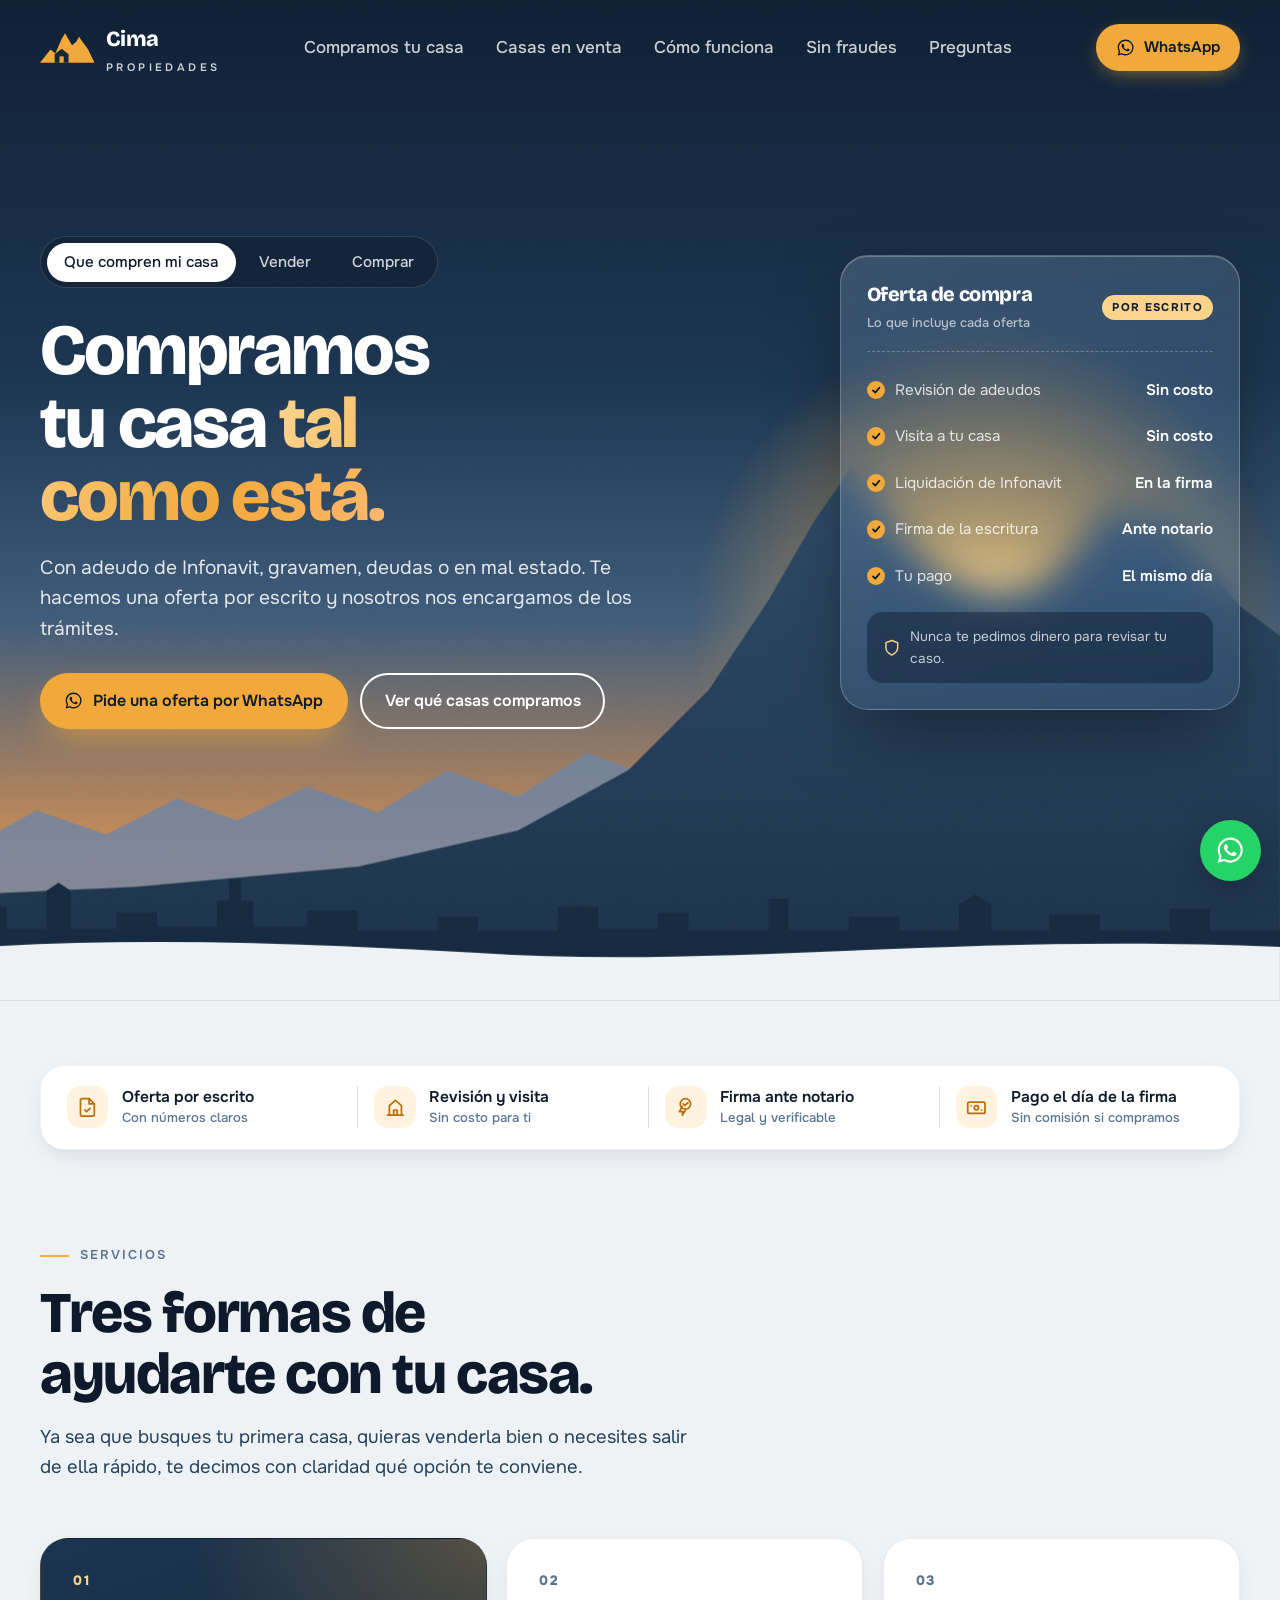
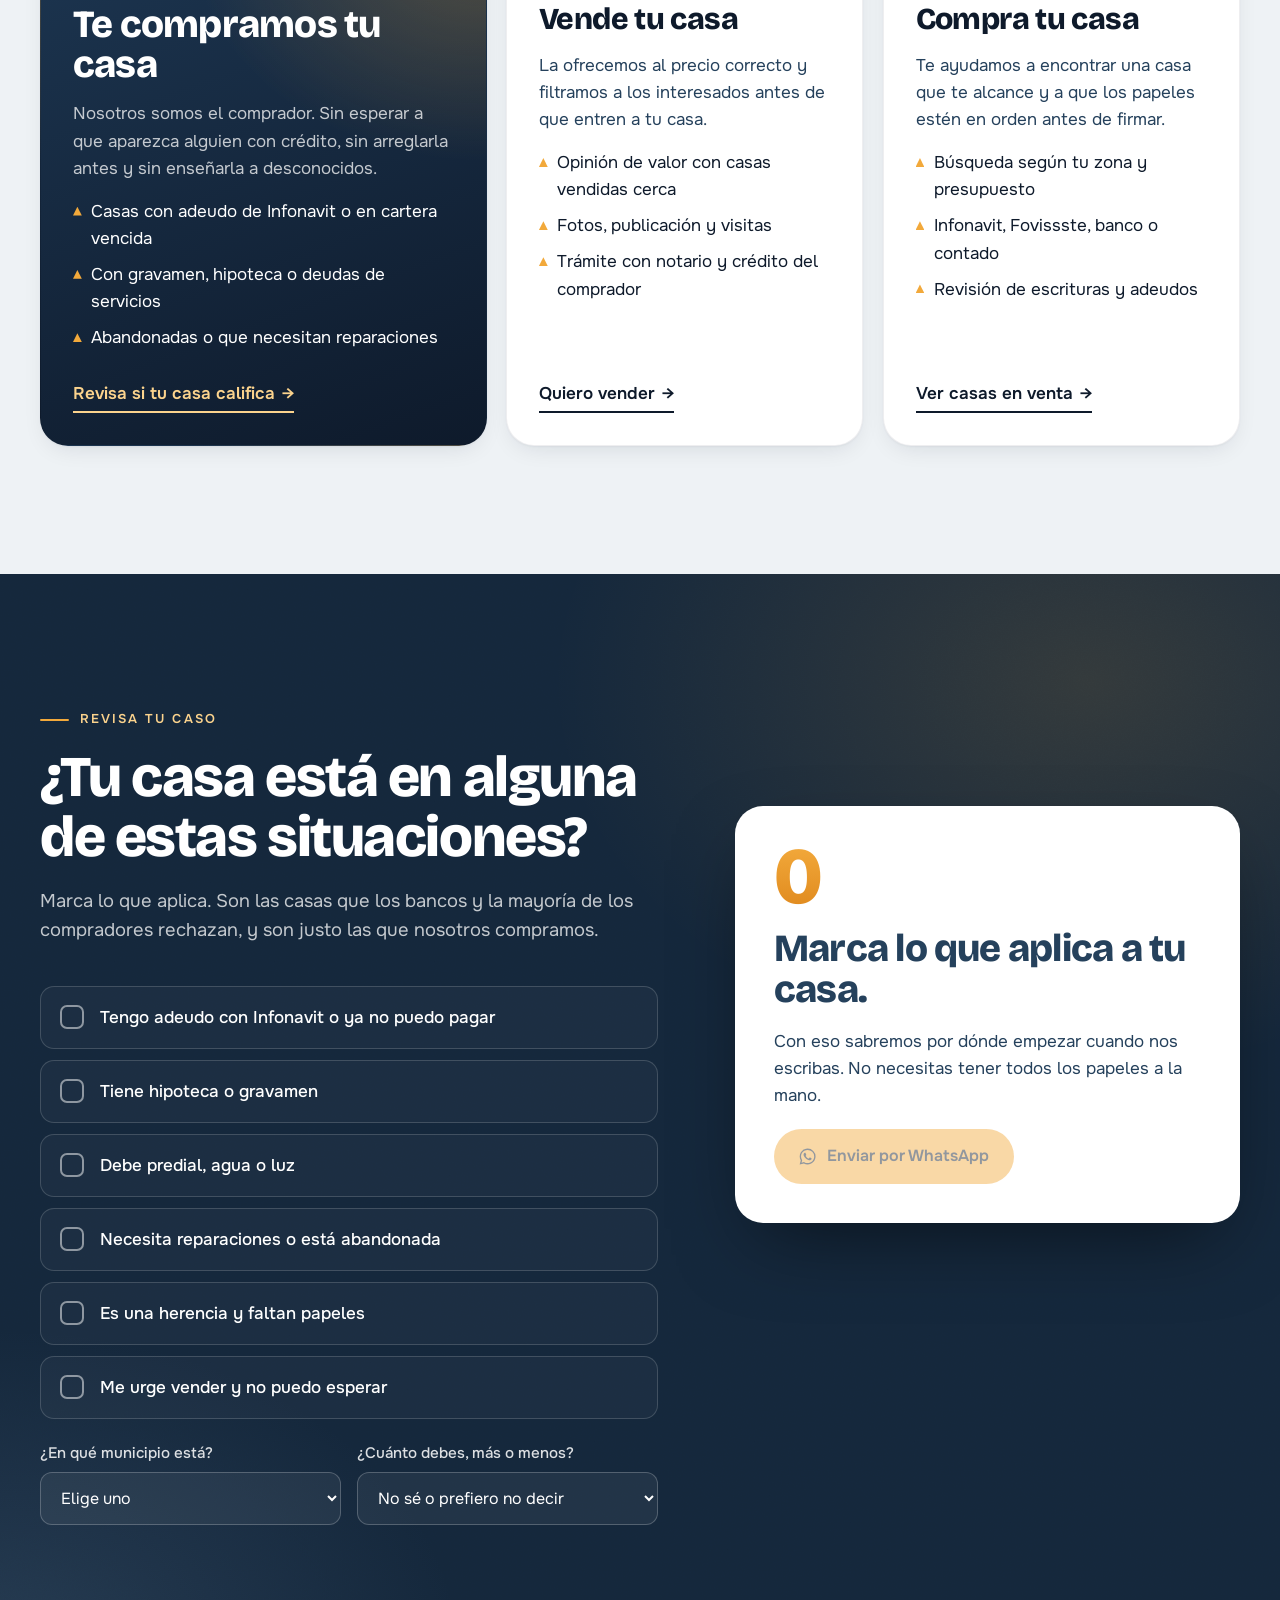
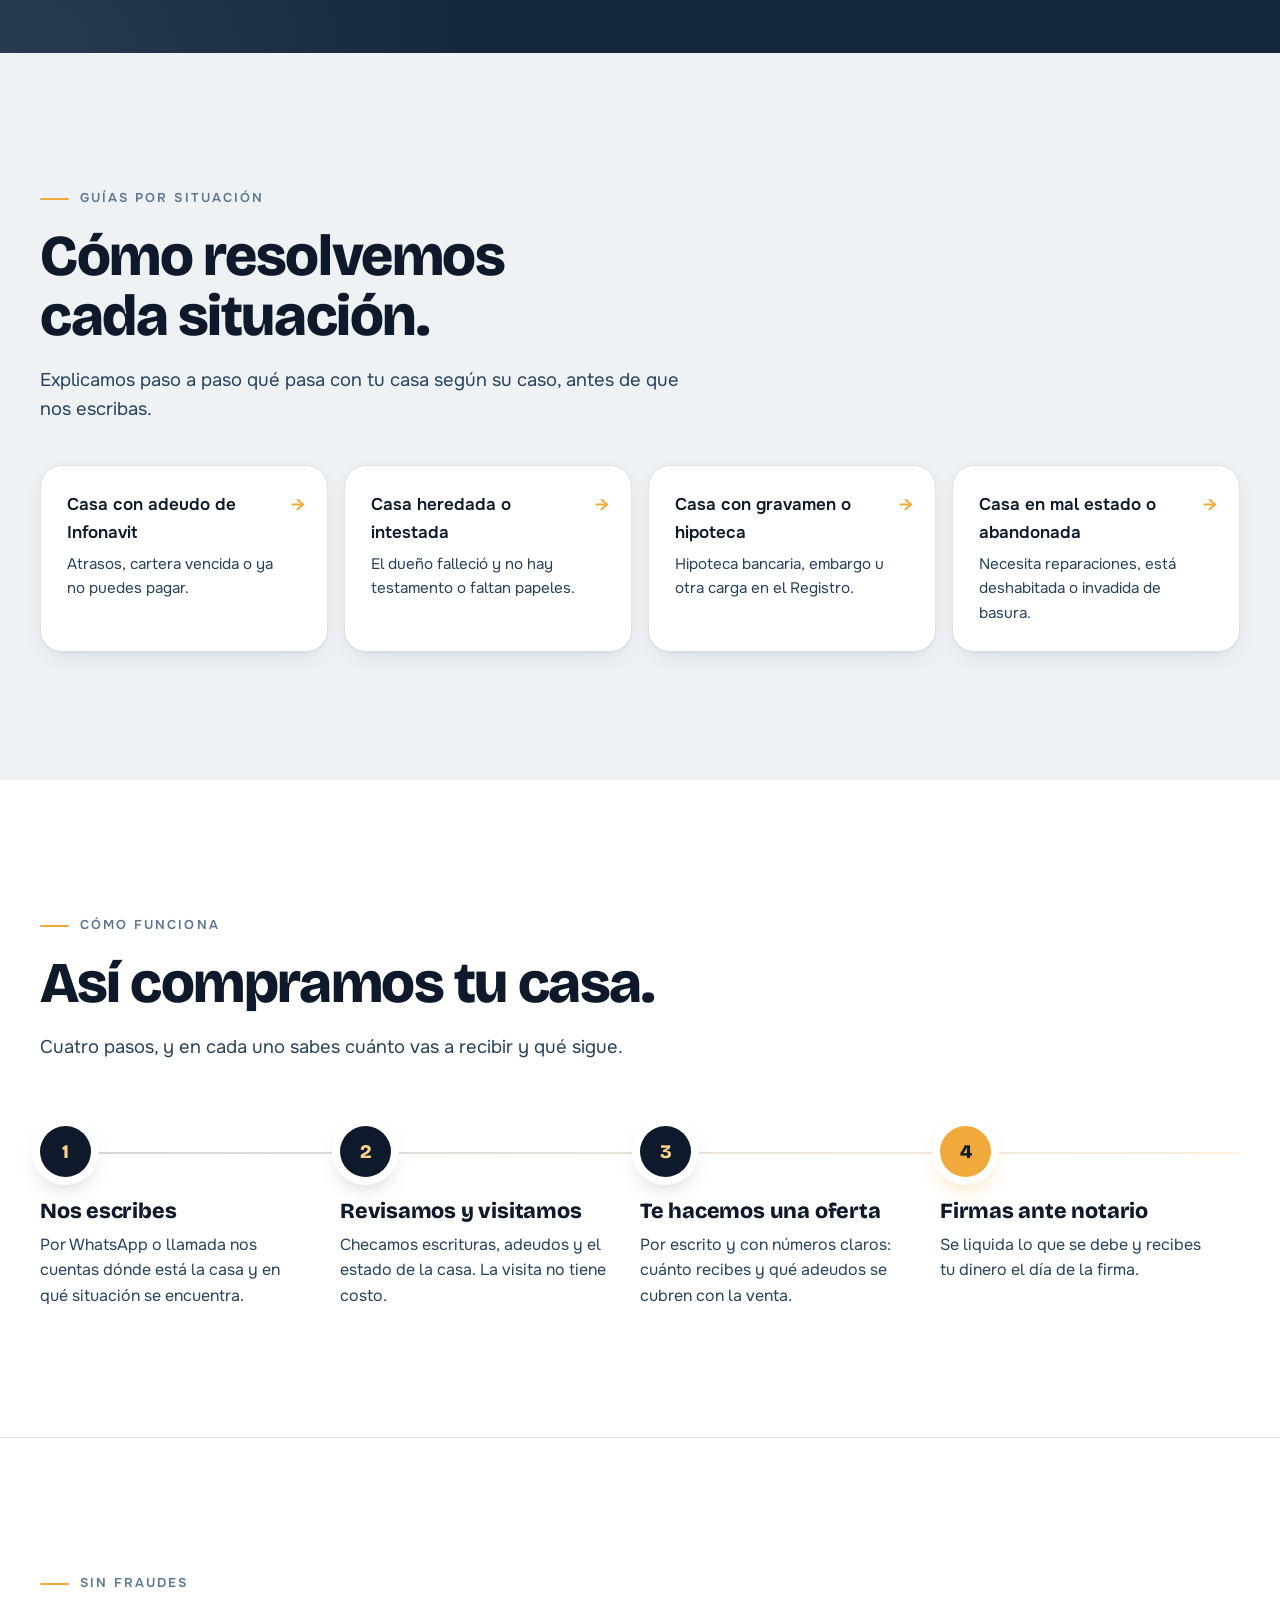
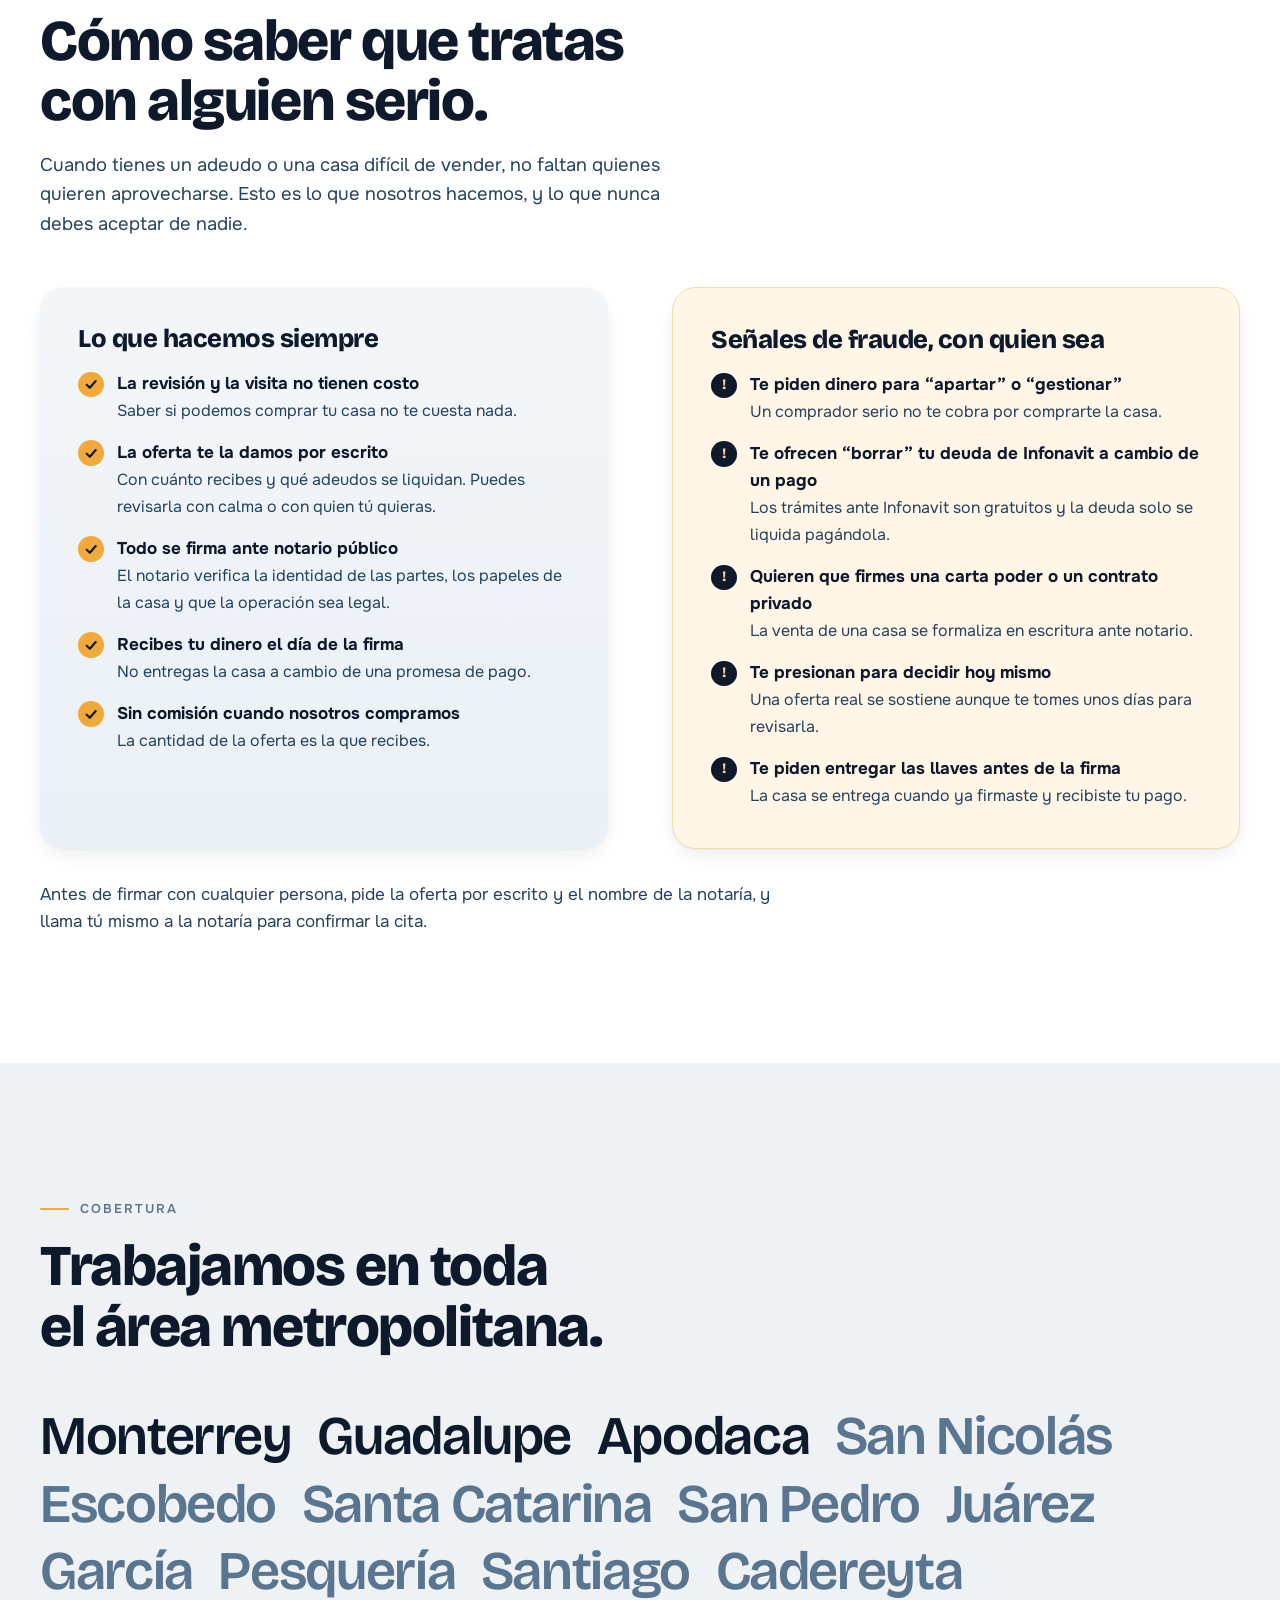
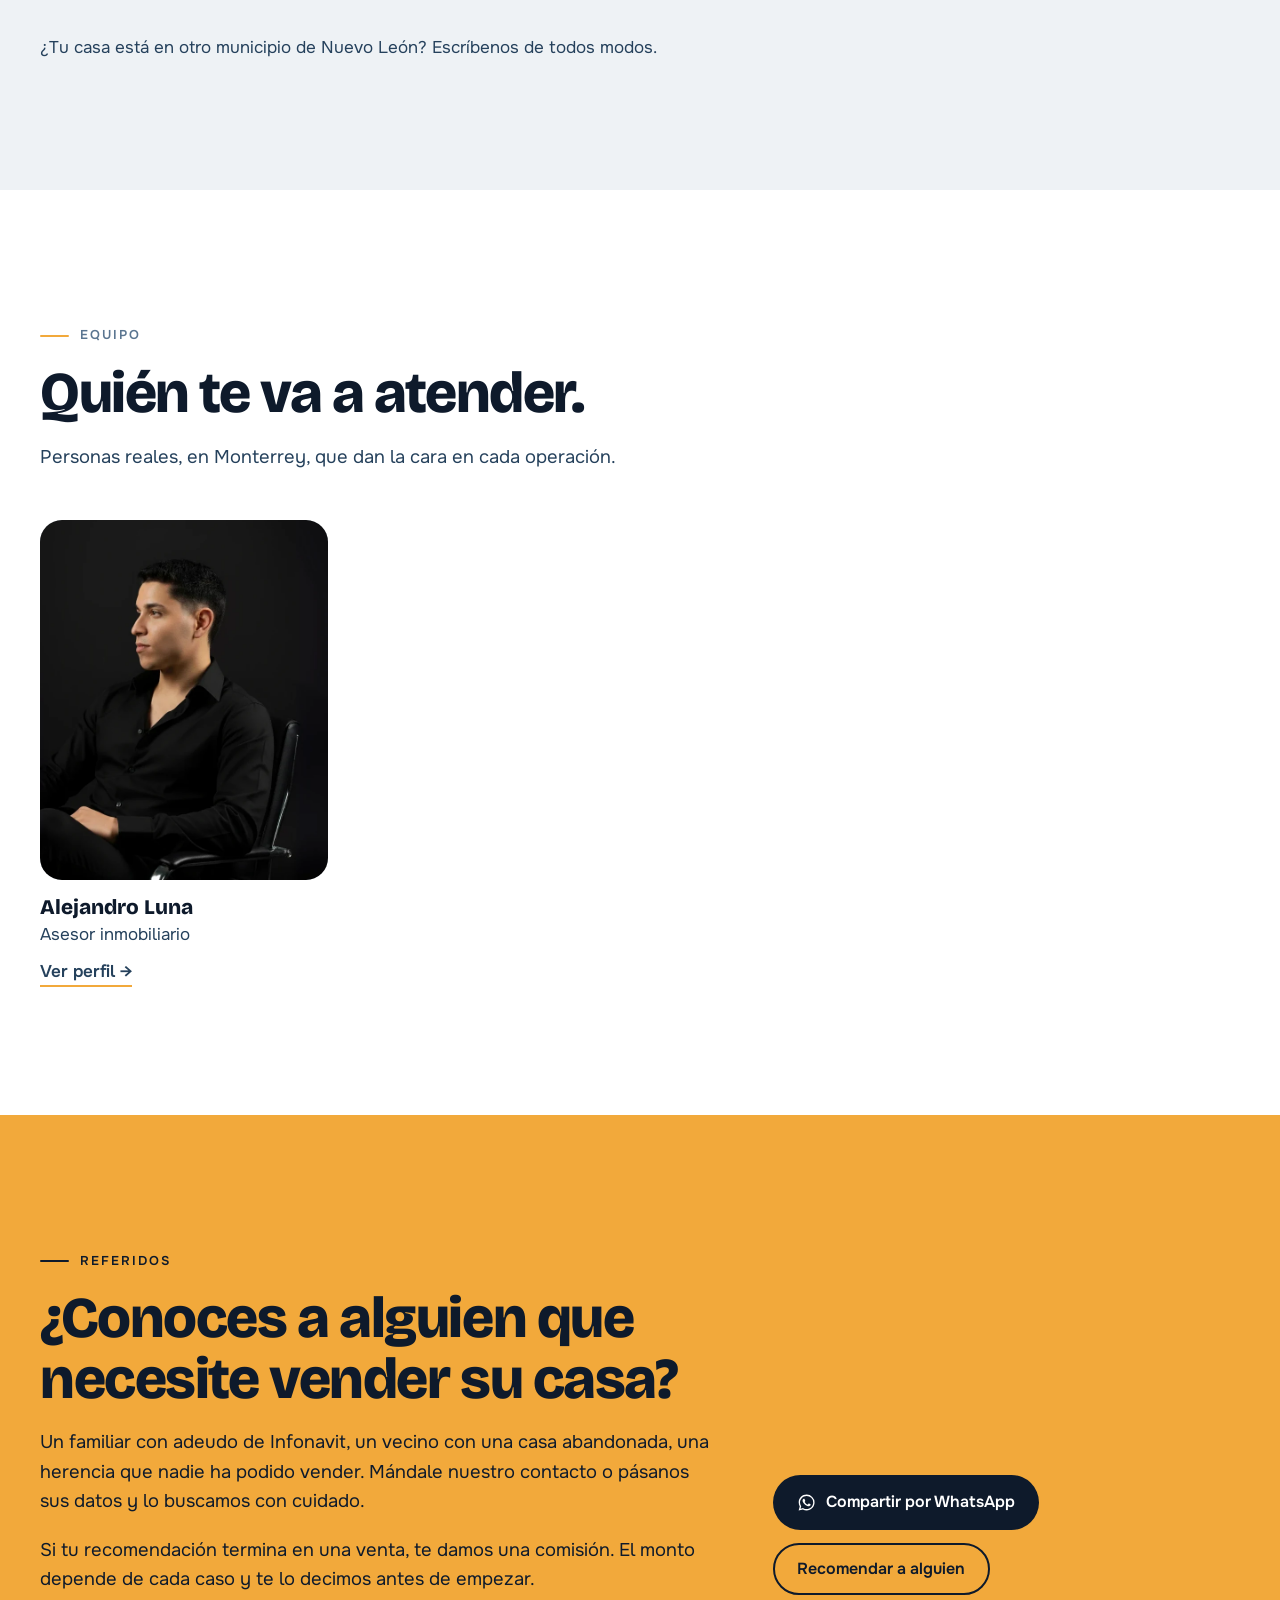
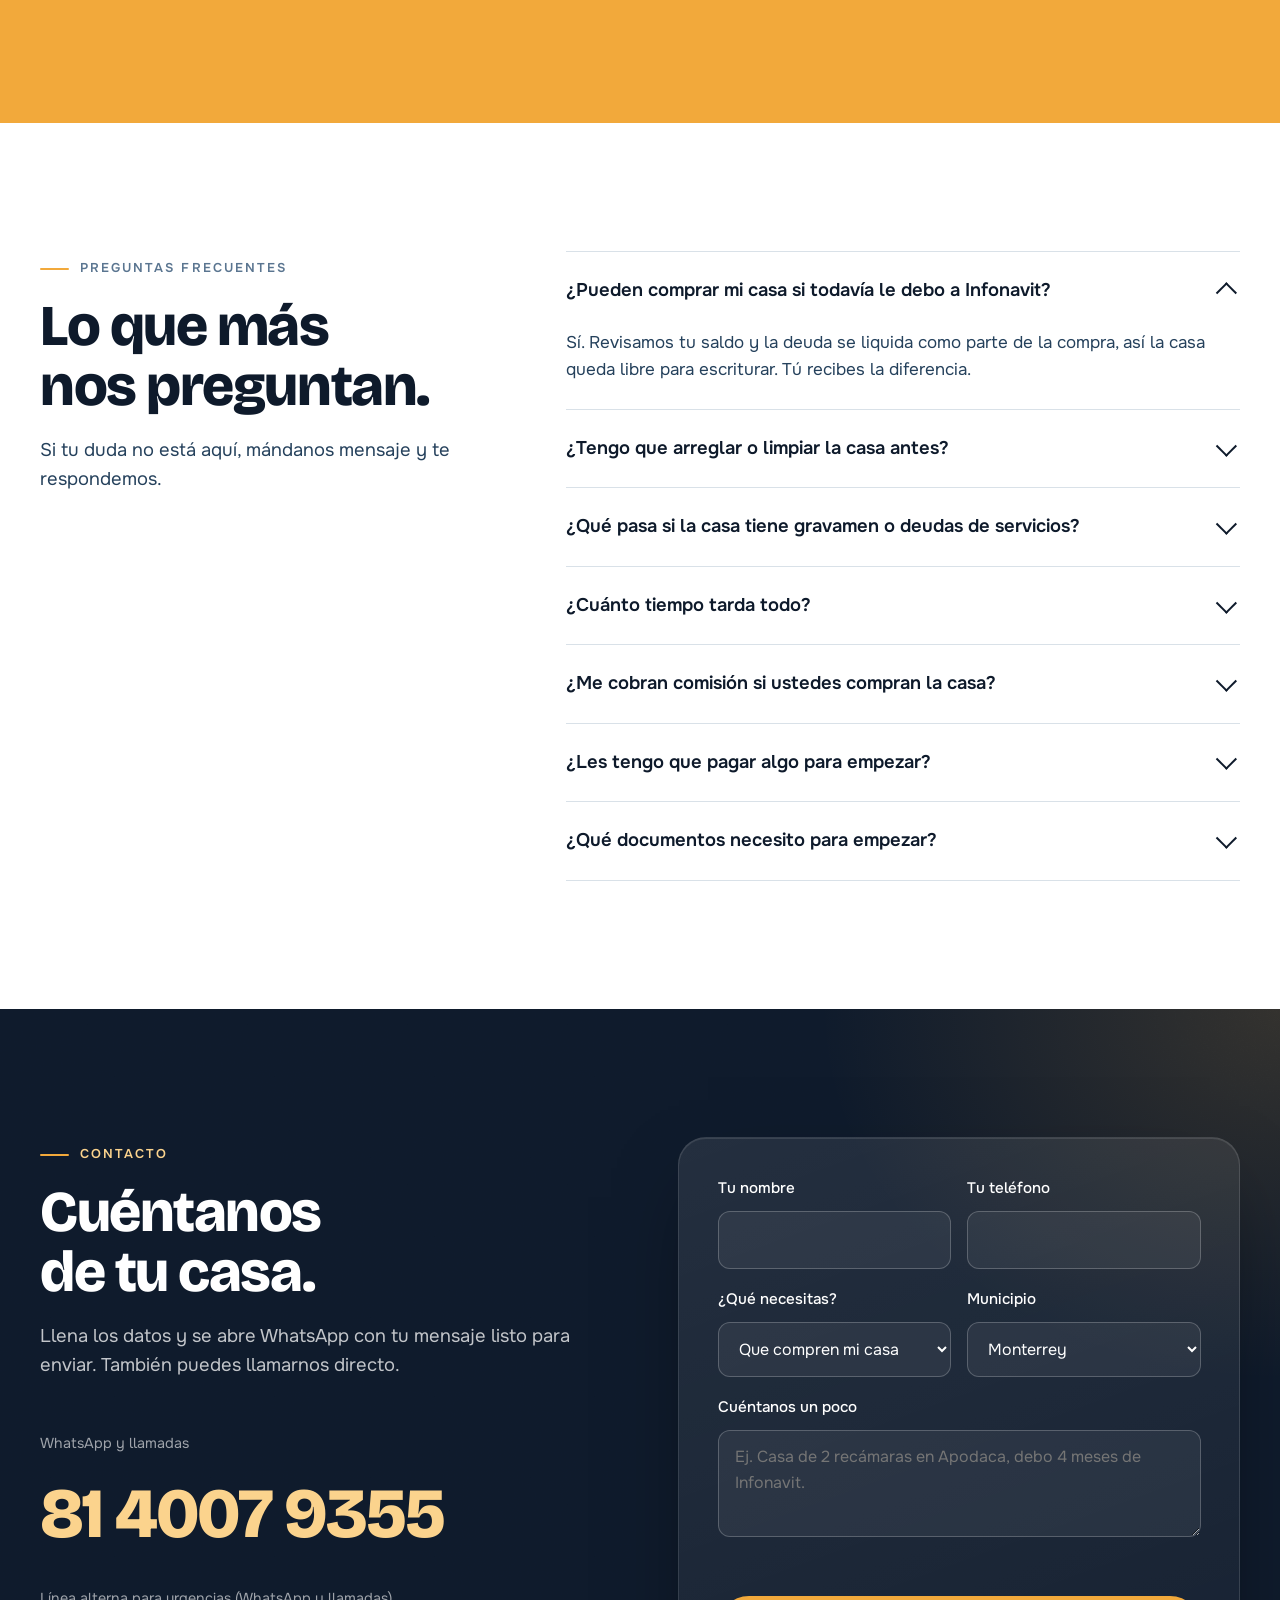
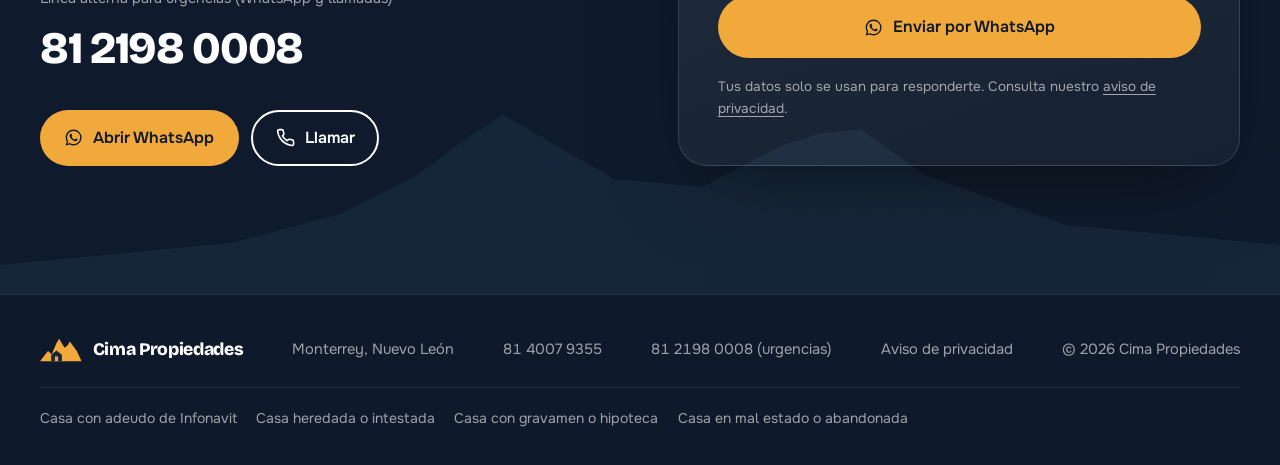
<file: index.html>
<!DOCTYPE html>
<html lang="es-MX">
<head>
<meta charset="utf-8">
<meta name="viewport" content="width=device-width, initial-scale=1">
<title>Cima Propiedades | Compra, vende o te compramos tu casa en Monterrey</title>
<meta name="description" content="Inmobiliaria en Monterrey, Nuevo León. Te ayudamos a comprar o vender tu casa, y compramos casas con adeudo de Infonavit, gravamen, deudas o en mal estado. Escríbenos por WhatsApp o llama al 81 4007 9355.">
<meta property="og:title" content="Cima Propiedades · Monterrey">
<meta property="og:description" content="Compra, vende o deja que compremos tu casa, aunque tenga adeudos o esté en mal estado.">
<meta property="og:type" content="website">
<meta property="og:locale" content="es_MX">
<meta name="theme-color" content="#14273B">
<meta property="og:image" content="https://cimapropiedades.com/og-imagen.png">
<meta property="og:url" content="https://cimapropiedades.com/">
<meta name="twitter:card" content="summary_large_image">
<link rel="apple-touch-icon" href="/icono-180.png">
<link rel="icon" href="/favicon.svg" type="image/svg+xml">
<link rel="preconnect" href="https://fonts.googleapis.com">
<link rel="preconnect" href="https://fonts.gstatic.com" crossorigin>
<link href="https://fonts.googleapis.com/css2?family=Bricolage+Grotesque:opsz,wght@12..96,400;12..96,600;12..96,800&family=Onest:wght@400;500;600&display=swap" rel="stylesheet">
<script type="application/ld+json">
{
  "@context": "https://schema.org",
  "@type": "RealEstateAgent",
  "name": "Cima Propiedades",
  "url": "https://cimapropiedades.com/",
  "logo": "https://cimapropiedades.com/icono-180.png",
  "image": "https://cimapropiedades.com/og-imagen.png",
  "telephone": ["+52 81 4007 9355", "+52 81 2198 0008"],
  "priceRange": "Revisión y visita sin costo",
  "knowsLanguage": "es-MX",
  "areaServed": "Área metropolitana de Monterrey, Nuevo León",
  "address": {"@type": "PostalAddress", "addressLocality": "Monterrey", "addressRegion": "Nuevo León", "addressCountry": "MX"}
}
</script>
<link rel="canonical" href="https://cimapropiedades.com/">
<link rel="stylesheet" href="/estilos.css">
</head>
<body>

<svg width="0" height="0" style="position:absolute" aria-hidden="true">
  <defs>
    <symbol id="i-wa" viewBox="0 0 24 24"><path fill="currentColor" d="M12.04 2C6.58 2 2.13 6.45 2.13 11.91c0 1.75.46 3.45 1.32 4.95L2.05 22l5.25-1.38a9.9 9.9 0 0 0 4.74 1.21h.01c5.46 0 9.91-4.45 9.91-9.91A9.85 9.85 0 0 0 12.04 2Zm0 18.15h-.01a8.23 8.23 0 0 1-4.19-1.15l-.3-.18-3.12.82.83-3.04-.2-.31a8.2 8.2 0 0 1-1.26-4.38c0-4.54 3.7-8.23 8.25-8.23a8.22 8.22 0 0 1 8.23 8.24c0 4.54-3.7 8.23-8.23 8.23Zm4.52-6.16c-.25-.12-1.47-.72-1.7-.81-.23-.08-.39-.12-.56.13-.16.25-.64.81-.79.97-.14.17-.29.19-.54.06-.25-.12-1.05-.39-1.99-1.23-.74-.66-1.23-1.47-1.38-1.72-.14-.25-.01-.38.11-.51.11-.11.25-.29.37-.44.13-.14.17-.25.25-.41.08-.17.04-.31-.02-.44-.06-.12-.56-1.34-.76-1.84-.2-.48-.41-.42-.56-.43h-.48a.92.92 0 0 0-.66.31c-.23.25-.87.85-.87 2.07 0 1.22.89 2.4 1.01 2.56.12.17 1.75 2.67 4.24 3.74.59.26 1.05.41 1.41.52.59.19 1.13.16 1.56.1.48-.07 1.47-.6 1.67-1.18.21-.58.21-1.07.15-1.18-.06-.1-.23-.16-.48-.29Z"/></symbol>
    <symbol id="i-tel" viewBox="0 0 24 24"><path fill="none" stroke="currentColor" stroke-width="2" stroke-linecap="round" stroke-linejoin="round" d="M22 16.9v3a2 2 0 0 1-2.2 2 19.8 19.8 0 0 1-8.6-3.1 19.5 19.5 0 0 1-6-6A19.8 19.8 0 0 1 2.1 4.2 2 2 0 0 1 4.1 2h3a2 2 0 0 1 2 1.7c.1 1 .4 1.9.7 2.8a2 2 0 0 1-.5 2.1L8 9.9a16 16 0 0 0 6 6l1.3-1.3a2 2 0 0 1 2.1-.4c.9.3 1.8.6 2.8.7a2 2 0 0 1 1.7 2Z"/></symbol>
    <symbol id="i-cima" viewBox="0 4 156 88"><path d="M0 90 L30 52 L44 64 L62 22 L72 6 L80 20 L92 40 L104 30 L112 16 L122 30 L138 52 L156 90 Z" fill="currentColor"/><path d="M42 90 V66 L62 50 L82 66 V90 Z" fill="#14273B"/><rect x="56" y="72" width="12" height="18" fill="currentColor"/></symbol>
  </defs>
</svg>

<header class="nav">
  <div class="envoltura">
    <a class="marca" href="#inicio" aria-label="Cima Propiedades, inicio">
      <svg style="color:var(--ambar)"><use href="#i-cima"/></svg>
      <span>Cima<small>Propiedades</small></span>
    </a>
    <nav aria-label="Principal">
      <ul>
        <li><a href="#compramos">Compramos tu casa</a></li>
        <li><a href="/propiedades">Casas en venta</a></li>
        <li><a href="#proceso">Cómo funciona</a></li>
        <li><a href="#confianza">Sin fraudes</a></li>
        <li><a href="#preguntas">Preguntas</a></li>
      </ul>
    </nav>
    <a class="boton boton-ambar" href="https://wa.me/528140079355" target="_blank" rel="noopener">
      <svg><use href="#i-wa"/></svg> WhatsApp
    </a>
  </div>
</header>

<main>
<section class="heroe" id="inicio" aria-label="Inicio">
  <div class="heroe-contenido envoltura">
    <div class="heroe-texto">
    <div class="selector" role="tablist" aria-label="¿Qué necesitas?">
      <button role="tab" aria-selected="true" data-modo="compramos">Que compren mi casa</button>
      <button role="tab" aria-selected="false" data-modo="vender">Vender</button>
      <button role="tab" aria-selected="false" data-modo="comprar">Comprar</button>
    </div>
    <div class="panel-heroe" id="panel-heroe" aria-live="polite">
      <h1 id="h-titulo">Compramos tu casa <em>tal como está.</em></h1>
      <p class="bajada" id="h-bajada">Con adeudo de Infonavit, gravamen, deudas o en mal estado. Te hacemos una oferta por escrito y nosotros nos encargamos de los trámites.</p>
      <div class="acciones">
        <a class="boton boton-ambar" id="h-cta" href="https://wa.me/528140079355?text=Hola%2C%20quiero%20que%20me%20hagan%20una%20oferta%20por%20mi%20casa." target="_blank" rel="noopener"><svg><use href="#i-wa"/></svg> <span id="h-cta-texto">Pide una oferta por WhatsApp</span></a>
        <a class="boton boton-linea" id="h-sec" href="#compramos">Ver qué casas compramos</a>
      </div>
    </div>
    </div>
    <aside class="oferta" aria-label="Lo que incluye cada oferta">
      <div class="oferta-cabeza">
        <div><b>Oferta de compra</b><small>Lo que incluye cada oferta</small></div>
        <span class="sello">Por escrito</span>
      </div>
      <ul>
        <li><span>Revisión de adeudos</span><b>Sin costo</b></li>
        <li><span>Visita a tu casa</span><b>Sin costo</b></li>
        <li><span>Liquidación de Infonavit</span><b>En la firma</b></li>
        <li><span>Firma de la escritura</span><b>Ante notario</b></li>
        <li><span>Tu pago</span><b>El mismo día</b></li>
      </ul>
      <div class="oferta-pie"><svg viewBox="0 0 24 24" fill="none" stroke="currentColor" stroke-width="2" stroke-linecap="round" stroke-linejoin="round"><path d="M12 22s8-4 8-10V5l-8-3-8 3v7c0 6 8 10 8 10z"/></svg>Nunca te pedimos dinero para revisar tu caso.</div>
    </aside>
  </div>

  <div class="montanas" aria-hidden="true">
    <svg viewBox="0 0 1440 700" preserveAspectRatio="xMaxYMax slice">
      <defs>
        <radialGradient id="g-sol" cx="50%" cy="50%" r="50%">
          <stop offset="0" stop-color="#FFE3A8" stop-opacity=".95"/>
          <stop offset=".35" stop-color="#F7C068" stop-opacity=".55"/>
          <stop offset="1" stop-color="#F2A93B" stop-opacity="0"/>
        </radialGradient>
        <linearGradient id="g-lejos" x1="0" y1="0" x2="0" y2="1">
          <stop offset="0" stop-color="#6E7F98"/><stop offset="1" stop-color="#8D8A92"/>
        </linearGradient>
        <linearGradient id="g-cerro" x1="0" y1="0" x2="0" y2="1">
          <stop offset="0" stop-color="#304B68"/><stop offset="1" stop-color="#1B3147"/>
        </linearGradient>
      </defs>
      <circle class="sol" cx="1150" cy="330" r="300" fill="url(#g-sol)"/>
      <!-- Sierra Madre al fondo -->
      <path class="capa capa-1" fill="url(#g-lejos)" opacity=".7" d="M0 560 L70 536 L130 548 L200 510 L270 534 L340 498 L400 520 L470 486 L540 512 L610 470 L680 496 L750 452 L820 480 L890 430 L960 462 L1040 420 L1110 450 L1190 410 L1260 440 L1330 404 L1390 430 L1440 414 L1440 700 L0 700 Z"/>
      <!-- Cerro de la Silla -->
      <path class="capa capa-2" fill="url(#g-cerro)" d="M0 600 L300 586 L520 566 L680 530 L790 470 L870 390 L930 300 L975 222 L1000 186 L1012 168 L1026 184 L1060 236 L1100 276 L1150 296 L1200 288 L1236 252 L1262 216 L1280 206 L1298 220 L1318 214 L1336 226 L1362 262 L1400 306 L1440 336 L1440 700 L0 700 Z"/>
      <!-- Ciudad -->
      <path class="capa capa-3" fill="#152A3F" d="M0 630 L40 630 L40 612 L62 612 L62 622 L90 622 L90 596 L104 596 L104 622 L140 622 L140 606 L170 606 L170 628 L210 628 L210 590 L222 582 L234 590 L234 628 L280 628 L280 612 L320 612 L320 626 L380 626 L380 600 L392 600 L392 578 L404 578 L404 600 L416 600 L416 626 L470 626 L470 610 L520 610 L520 630 L600 630 L600 616 L640 616 L640 630 L720 630 L720 606 L760 606 L760 628 L820 628 L820 612 L850 612 L850 630 L930 630 L930 598 L950 598 L950 630 L1010 630 L1010 616 L1060 616 L1060 630 L1120 630 L1120 604 L1136 594 L1152 604 L1152 630 L1210 630 L1210 614 L1260 614 L1260 630 L1330 630 L1330 608 L1370 608 L1370 630 L1440 630 L1440 700 L0 700 Z"/>
      <!-- Lomas que llevan a la página -->
      <path class="capa capa-4" fill="#EEF2F5" d="M0 660 C 220 632, 420 640, 640 652 C 880 668, 1120 632, 1440 646 L1440 700 L0 700 Z"/>
    </svg>
  </div>
</section>

<section class="caminos" id="servicios" aria-labelledby="t-caminos">
  <div class="envoltura">
    <ul class="garantias" aria-label="Nuestras garantías">
      <li><span class="ico-g"><svg viewBox="0 0 24 24" fill="none" stroke="currentColor" stroke-width="2" stroke-linecap="round" stroke-linejoin="round"><path d="M14 2H6a2 2 0 0 0-2 2v16a2 2 0 0 0 2 2h12a2 2 0 0 0 2-2V8z"/><path d="M14 2v6h6M9 15l2 2 4-4"/></svg></span><div>Oferta por escrito<small>Con números claros</small></div></li>
      <li><span class="ico-g"><svg viewBox="0 0 24 24" fill="none" stroke="currentColor" stroke-width="2" stroke-linecap="round" stroke-linejoin="round"><path d="m3 21 18 0M5 21V10l7-6 7 6v11M10 21v-6h4v6"/></svg></span><div>Revisión y visita<small>Sin costo para ti</small></div></li>
      <li><span class="ico-g"><svg viewBox="0 0 24 24" fill="none" stroke="currentColor" stroke-width="2" stroke-linecap="round" stroke-linejoin="round"><path d="m12 15 -3.5 6 .5-4H5l3.5-6"/><circle cx="12" cy="8" r="6"/><path d="M9.5 8l1.8 1.8L15 6.5"/></svg></span><div>Firma ante notario<small>Legal y verificable</small></div></li>
      <li><span class="ico-g"><svg viewBox="0 0 24 24" fill="none" stroke="currentColor" stroke-width="2" stroke-linecap="round" stroke-linejoin="round"><rect x="2" y="6" width="20" height="13" rx="2"/><circle cx="12" cy="12.5" r="2.5"/><path d="M6 10h.01M18 15h.01"/></svg></span><div>Pago el día de la firma<small>Sin comisión si compramos</small></div></li>
    </ul>
    <p class="ceja">Servicios</p>
    <h2 class="titulo-seccion" id="t-caminos">Tres formas de ayudarte con tu casa.</h2>
    <p class="intro">Ya sea que busques tu primera casa, quieras venderla bien o necesites salir de ella rápido, te decimos con claridad qué opción te conviene.</p>
    <div class="caminos-grid">
      <article class="camino destacado">
        <span class="num-camino">01</span>
        <h3>Te compramos tu casa</h3>
        <p>Nosotros somos el comprador. Sin esperar a que aparezca alguien con crédito, sin arreglarla antes y sin enseñarla a desconocidos.</p>
        <ul>
          <li>Casas con adeudo de Infonavit o en cartera vencida</li>
          <li>Con gravamen, hipoteca o deudas de servicios</li>
          <li>Abandonadas o que necesitan reparaciones</li>
        </ul>
        <a href="#compramos">Revisa si tu casa califica <span class="flecha" aria-hidden="true">→</span></a>
      </article>
      <article class="camino">
        <span class="num-camino">02</span>
        <h3>Vende tu casa</h3>
        <p>La ofrecemos al precio correcto y filtramos a los interesados antes de que entren a tu casa.</p>
        <ul>
          <li>Opinión de valor con casas vendidas cerca</li>
          <li>Fotos, publicación y visitas</li>
          <li>Trámite con notario y crédito del comprador</li>
        </ul>
        <a href="#contacto" data-necesidad="Vender mi casa">Quiero vender <span class="flecha" aria-hidden="true">→</span></a>
      </article>
      <article class="camino">
        <span class="num-camino">03</span>
        <h3>Compra tu casa</h3>
        <p>Te ayudamos a encontrar una casa que te alcance y a que los papeles estén en orden antes de firmar.</p>
        <ul>
          <li>Búsqueda según tu zona y presupuesto</li>
          <li>Infonavit, Fovissste, banco o contado</li>
          <li>Revisión de escrituras y adeudos</li>
        </ul>
        <a href="/propiedades">Ver casas en venta <span class="flecha" aria-hidden="true">→</span></a>
      </article>
    </div>
  </div>
</section>

<section class="compramos" id="compramos" aria-labelledby="t-compramos">
  <div class="envoltura compramos-grid">
    <div>
      <p class="ceja">Revisa tu caso</p>
    <h2 class="titulo-seccion" id="t-compramos">¿Tu casa está en alguna de estas situaciones?</h2>
      <p class="intro">Marca lo que aplica. Son las casas que los bancos y la mayoría de los compradores rechazan, y son justo las que nosotros compramos.</p>
      <div class="situaciones" id="situaciones">
        <div class="situacion"><input type="checkbox" id="s1" value="Tengo adeudo con Infonavit o ya no puedo pagar"><label for="s1"><span class="caja"><svg viewBox="0 0 16 16"><path d="M3 8.5 6.5 12 13 4.5" fill="none" stroke="#0E1A2B" stroke-width="2.4" stroke-linecap="round" stroke-linejoin="round"/></svg></span>Tengo adeudo con Infonavit o ya no puedo pagar</label></div>
        <div class="situacion"><input type="checkbox" id="s2" value="Tiene hipoteca o gravamen"><label for="s2"><span class="caja"><svg viewBox="0 0 16 16"><path d="M3 8.5 6.5 12 13 4.5" fill="none" stroke="#0E1A2B" stroke-width="2.4" stroke-linecap="round" stroke-linejoin="round"/></svg></span>Tiene hipoteca o gravamen</label></div>
        <div class="situacion"><input type="checkbox" id="s3" value="Debe predial, agua o luz"><label for="s3"><span class="caja"><svg viewBox="0 0 16 16"><path d="M3 8.5 6.5 12 13 4.5" fill="none" stroke="#0E1A2B" stroke-width="2.4" stroke-linecap="round" stroke-linejoin="round"/></svg></span>Debe predial, agua o luz</label></div>
        <div class="situacion"><input type="checkbox" id="s4" value="Necesita reparaciones o está abandonada"><label for="s4"><span class="caja"><svg viewBox="0 0 16 16"><path d="M3 8.5 6.5 12 13 4.5" fill="none" stroke="#0E1A2B" stroke-width="2.4" stroke-linecap="round" stroke-linejoin="round"/></svg></span>Necesita reparaciones o está abandonada</label></div>
        <div class="situacion"><input type="checkbox" id="s5" value="Es una herencia y faltan papeles"><label for="s5"><span class="caja"><svg viewBox="0 0 16 16"><path d="M3 8.5 6.5 12 13 4.5" fill="none" stroke="#0E1A2B" stroke-width="2.4" stroke-linecap="round" stroke-linejoin="round"/></svg></span>Es una herencia y faltan papeles</label></div>
        <div class="situacion"><input type="checkbox" id="s6" value="Me urge vender y no puedo esperar"><label for="s6"><span class="caja"><svg viewBox="0 0 16 16"><path d="M3 8.5 6.5 12 13 4.5" fill="none" stroke="#0E1A2B" stroke-width="2.4" stroke-linecap="round" stroke-linejoin="round"/></svg></span>Me urge vender y no puedo esperar</label></div>
      </div>
      <div class="evaluacion">
        <div class="campo"><label for="e-municipio">¿En qué municipio está?</label>
          <select id="e-municipio">
            <option value="">Elige uno</option>
            <option>Monterrey</option><option>Guadalupe</option><option>Apodaca</option><option>San Nicolás</option><option>Escobedo</option><option>Santa Catarina</option><option>San Pedro</option><option>Juárez</option><option>García</option><option>Pesquería</option><option>Santiago</option><option>Cadereyta</option><option>Otro municipio de N.L.</option>
          </select>
        </div>
        <div class="campo"><label for="e-adeudo">¿Cuánto debes, más o menos?</label>
          <select id="e-adeudo">
            <option value="">No sé o prefiero no decir</option>
            <option>Nada, no tiene adeudos</option>
            <option>Menos de $100,000</option>
            <option>Entre $100,000 y $300,000</option>
            <option>Entre $300,000 y $600,000</option>
            <option>Más de $600,000</option>
          </select>
        </div>
      </div>
    </div>
    <aside class="respuesta" aria-live="polite">
      <div class="contador" id="contador">0</div>
      <p class="grande" id="r-titulo">Marca lo que aplica a tu casa.</p>
      <p id="r-texto">Con eso sabremos por dónde empezar cuando nos escribas. No necesitas tener todos los papeles a la mano.</p>
      <a class="boton boton-ambar" id="r-cta" href="https://wa.me/528140079355" target="_blank" rel="noopener" aria-disabled="true"><svg><use href="#i-wa"/></svg> Enviar por WhatsApp</a>
    </aside>
  </div>
</section>

<section class="otras" aria-labelledby="t-guias">
  <div class="envoltura">
    <p class="ceja">Guías por situación</p>
    <h2 class="titulo-seccion" id="t-guias">Cómo resolvemos cada situación.</h2>
    <p class="intro">Explicamos paso a paso qué pasa con tu casa según su caso, antes de que nos escribas.</p>
    <div class="otras-grid">
      <a href="/vender-casa-con-adeudo-infonavit-monterrey">Casa con adeudo de Infonavit<span>Atrasos, cartera vencida o ya no puedes pagar.</span></a>
      <a href="/vender-casa-intestada-herencia-monterrey">Casa heredada o intestada<span>El dueño falleció y no hay testamento o faltan papeles.</span></a>
      <a href="/vender-casa-con-gravamen-monterrey">Casa con gravamen o hipoteca<span>Hipoteca bancaria, embargo u otra carga en el Registro.</span></a>
      <a href="/vender-casa-en-mal-estado-monterrey">Casa en mal estado o abandonada<span>Necesita reparaciones, está deshabitada o invadida de basura.</span></a>
    </div>
  </div>
</section>

<section class="proceso" id="proceso" aria-labelledby="t-proceso">
  <div class="envoltura">
    <p class="ceja">Cómo funciona</p>
    <h2 class="titulo-seccion" id="t-proceso">Así compramos tu casa.</h2>
    <p class="intro">Cuatro pasos, y en cada uno sabes cuánto vas a recibir y qué sigue.</p>
    <ol class="pasos">
      <li class="paso"><span class="num">1</span><h3>Nos escribes</h3><p>Por WhatsApp o llamada nos cuentas dónde está la casa y en qué situación se encuentra.</p></li>
      <li class="paso"><span class="num">2</span><h3>Revisamos y visitamos</h3><p>Checamos escrituras, adeudos y el estado de la casa. La visita no tiene costo.</p></li>
      <li class="paso"><span class="num">3</span><h3>Te hacemos una oferta</h3><p>Por escrito y con números claros: cuánto recibes y qué adeudos se cubren con la venta.</p></li>
      <li class="paso"><span class="num">4</span><h3>Firmas ante notario</h3><p>Se liquida lo que se debe y recibes tu dinero el día de la firma.</p></li>
    </ol>
  </div>
</section>

<section class="casos" id="casos" aria-labelledby="t-casos" hidden>
  <div class="envoltura">
    <p class="ceja">Casos reales</p>
    <h2 class="titulo-seccion" id="t-casos">Casas que ya compramos.</h2>
    <p class="intro">Casos reales de familias en el área metropolitana. Cambiamos los nombres por privacidad.</p>
    <div class="casos-grid" id="casos-grid"></div>
  </div>
</section>

<section class="confianza" id="confianza" aria-labelledby="t-confianza">
  <div class="envoltura">
    <p class="ceja">Sin fraudes</p>
    <h2 class="titulo-seccion" id="t-confianza">Cómo saber que tratas con alguien serio.</h2>
    <p class="intro">Cuando tienes un adeudo o una casa difícil de vender, no faltan quienes quieren aprovecharse. Esto es lo que nosotros hacemos, y lo que nunca debes aceptar de nadie.</p>
    <div class="confianza-grid">
      <div class="tarjeta compromisos">
        <h3>Lo que hacemos siempre</h3>
        <ul>
          <li><span class="ico"><svg viewBox="0 0 16 16"><path d="M3 8.5 6.5 12 13 4.5" fill="none" stroke="#0E1A2B" stroke-width="2.4" stroke-linecap="round" stroke-linejoin="round"/></svg></span><div><b>La revisión y la visita no tienen costo</b><span>Saber si podemos comprar tu casa no te cuesta nada.</span></div></li>
          <li><span class="ico"><svg viewBox="0 0 16 16"><path d="M3 8.5 6.5 12 13 4.5" fill="none" stroke="#0E1A2B" stroke-width="2.4" stroke-linecap="round" stroke-linejoin="round"/></svg></span><div><b>La oferta te la damos por escrito</b><span>Con cuánto recibes y qué adeudos se liquidan. Puedes revisarla con calma o con quien tú quieras.</span></div></li>
          <li><span class="ico"><svg viewBox="0 0 16 16"><path d="M3 8.5 6.5 12 13 4.5" fill="none" stroke="#0E1A2B" stroke-width="2.4" stroke-linecap="round" stroke-linejoin="round"/></svg></span><div><b>Todo se firma ante notario público</b><span>El notario verifica la identidad de las partes, los papeles de la casa y que la operación sea legal.</span></div></li>
          <li><span class="ico"><svg viewBox="0 0 16 16"><path d="M3 8.5 6.5 12 13 4.5" fill="none" stroke="#0E1A2B" stroke-width="2.4" stroke-linecap="round" stroke-linejoin="round"/></svg></span><div><b>Recibes tu dinero el día de la firma</b><span>No entregas la casa a cambio de una promesa de pago.</span></div></li>
          <li><span class="ico"><svg viewBox="0 0 16 16"><path d="M3 8.5 6.5 12 13 4.5" fill="none" stroke="#0E1A2B" stroke-width="2.4" stroke-linecap="round" stroke-linejoin="round"/></svg></span><div><b>Sin comisión cuando nosotros compramos</b><span>La cantidad de la oferta es la que recibes.</span></div></li>
        </ul>
      </div>
      <div class="tarjeta alertas">
        <h3>Señales de fraude, con quien sea</h3>
        <ul>
          <li><span class="ico">!</span><div><b>Te piden dinero para “apartar” o “gestionar”</b><span>Un comprador serio no te cobra por comprarte la casa.</span></div></li>
          <li><span class="ico">!</span><div><b>Te ofrecen “borrar” tu deuda de Infonavit a cambio de un pago</b><span>Los trámites ante Infonavit son gratuitos y la deuda solo se liquida pagándola.</span></div></li>
          <li><span class="ico">!</span><div><b>Quieren que firmes una carta poder o un contrato privado</b><span>La venta de una casa se formaliza en escritura ante notario.</span></div></li>
          <li><span class="ico">!</span><div><b>Te presionan para decidir hoy mismo</b><span>Una oferta real se sostiene aunque te tomes unos días para revisarla.</span></div></li>
          <li><span class="ico">!</span><div><b>Te piden entregar las llaves antes de la firma</b><span>La casa se entrega cuando ya firmaste y recibiste tu pago.</span></div></li>
        </ul>
      </div>
    </div>
    <div class="cifras" id="cifras" hidden></div>
    <div class="extra-confianza" id="extra-confianza" hidden>
      <a class="boton boton-oscuro" id="boton-resenas" href="#" target="_blank" rel="noopener" hidden><svg viewBox="0 0 24 24"><path fill="currentColor" d="m12 2 2.9 6.6 7.1.6-5.4 4.7 1.6 7L12 17.3 5.8 21l1.6-7L2 9.2l7.1-.6Z"/></svg> Lee nuestras reseñas en Google</a>
      <p class="notarias" id="notarias" hidden></p>
    </div>
    <p class="pie-nota">Antes de firmar con cualquier persona, pide la oferta por escrito y el nombre de la notaría, y llama tú mismo a la notaría para confirmar la cita.</p>
  </div>
</section>

<section class="zonas" aria-labelledby="t-zonas">
  <div class="envoltura">
    <p class="ceja">Cobertura</p>
    <h2 class="titulo-seccion" id="t-zonas">Trabajamos en toda el área metropolitana.</h2>
    <ul class="lista-zonas">
      <li>Monterrey</li><li>Guadalupe</li><li>Apodaca</li><li>San Nicolás</li><li>Escobedo</li><li>Santa Catarina</li><li>San Pedro</li><li>Juárez</li><li>García</li><li>Pesquería</li><li>Santiago</li><li>Cadereyta</li>
    </ul>
    <p class="nota">¿Tu casa está en otro municipio de Nuevo León? Escríbenos de todos modos.</p>
  </div>
</section>

<section class="equipo" id="equipo" aria-labelledby="t-equipo" hidden>
  <div class="envoltura">
    <p class="ceja">Equipo</p>
    <h2 class="titulo-seccion" id="t-equipo">Quién te va a atender.</h2>
    <p class="intro">Personas reales, en Monterrey, que dan la cara en cada operación.</p>
    <div class="equipo-grid" id="equipo-grid"></div>
  </div>
</section>

<section class="referidos" aria-labelledby="t-referidos">
  <div class="envoltura referidos-grid">
    <div>
      <p class="ceja">Referidos</p>
    <h2 class="titulo-seccion" id="t-referidos">¿Conoces a alguien que necesite vender su casa?</h2>
      <p class="intro">Un familiar con adeudo de Infonavit, un vecino con una casa abandonada, una herencia que nadie ha podido vender. Mándale nuestro contacto o pásanos sus datos y lo buscamos con cuidado.</p>
      <p class="intro" id="referidos-comision" hidden></p>
    </div>
    <div class="acciones">
      <a class="boton boton-oscuro" id="compartir-referido" href="https://wa.me/" target="_blank" rel="noopener"><svg><use href="#i-wa"/></svg> Compartir por WhatsApp</a>
      <a class="boton boton-linea" href="https://wa.me/528140079355?text=Hola%2C%20quiero%20recomendarles%20a%20alguien%20que%20necesita%20vender%20su%20casa." target="_blank" rel="noopener">Recomendar a alguien</a>
    </div>
  </div>
</section>

<section class="preguntas" id="preguntas" aria-labelledby="t-preguntas">
  <div class="envoltura preguntas-grid">
    <div>
      <p class="ceja">Preguntas frecuentes</p>
    <h2 class="titulo-seccion" id="t-preguntas">Lo que más nos preguntan.</h2>
      <p class="intro">Si tu duda no está aquí, mándanos mensaje y te respondemos.</p>
    </div>
    <div>
      <details open>
        <summary>¿Pueden comprar mi casa si todavía le debo a Infonavit?</summary>
        <p>Sí. Revisamos tu saldo y la deuda se liquida como parte de la compra, así la casa queda libre para escriturar. Tú recibes la diferencia.</p>
      </details>
      <details>
        <summary>¿Tengo que arreglar o limpiar la casa antes?</summary>
        <p>No. Compramos la casa en las condiciones en que está. Las reparaciones corren por nuestra cuenta después de la compra.</p>
      </details>
      <details>
        <summary>¿Qué pasa si la casa tiene gravamen o deudas de servicios?</summary>
        <p>Lo vemos desde la primera revisión. Los adeudos de predial, agua, luz o el gravamen se consideran en la oferta y se liquidan antes de firmar.</p>
      </details>
      <details>
        <summary>¿Cuánto tiempo tarda todo?</summary>
        <p>Depende de los papeles y de los adeudos. Cuando la documentación está completa, el proceso es mucho más rápido que una venta tradicional. Te damos un tiempo estimado junto con la oferta.</p>
      </details>
      <details>
        <summary>¿Me cobran comisión si ustedes compran la casa?</summary>
        <p>No hay comisión cuando nosotros somos los compradores. La cantidad que aparece en la oferta es la que recibes.</p>
      </details>
      <details>
        <summary>¿Les tengo que pagar algo para empezar?</summary>
        <p>No. La revisión, la visita y la oferta no tienen costo, y no hay comisión cuando nosotros compramos la casa.</p>
      </details>
      <details>
        <summary>¿Qué documentos necesito para empezar?</summary>
        <p>Con tu identificación y lo que tengas de la casa (escrituras, recibos o tu número de crédito Infonavit) podemos empezar. Si falta algo, te decimos cómo conseguirlo.</p>
      </details>
    </div>
  </div>
</section>

<section class="contacto" id="contacto" aria-labelledby="t-contacto">
  <div class="envoltura contacto-grid">
    <div>
      <p class="ceja">Contacto</p>
    <h2 class="titulo-seccion" id="t-contacto">Cuéntanos de tu casa.</h2>
      <p class="intro">Llena los datos y se abre WhatsApp con tu mensaje listo para enviar. También puedes llamarnos directo.</p>
      <div class="telefonos">
        <span class="etiqueta">WhatsApp y llamadas</span>
        <a class="telefono" href="tel:+528140079355">81 4007 9355</a>
        <span class="etiqueta">Línea alterna para urgencias (WhatsApp y llamadas)</span>
        <a class="telefono chico" href="tel:+528121980008">81 2198 0008</a>
      </div>
      <div class="acciones">
        <a class="boton boton-ambar" href="https://wa.me/528140079355" target="_blank" rel="noopener"><svg><use href="#i-wa"/></svg> Abrir WhatsApp</a>
        <a class="boton boton-linea" href="tel:+528140079355"><svg><use href="#i-tel"/></svg> Llamar</a>
      </div>
    </div>
    <form id="formulario" novalidate>
      <div class="fila">
        <div class="campo"><label for="f-nombre">Tu nombre</label><input id="f-nombre" autocomplete="name" required></div>
        <div class="campo"><label for="f-tel">Tu teléfono</label><input id="f-tel" type="tel" autocomplete="tel" inputmode="tel"></div>
      </div>
      <div class="fila">
        <div class="campo"><label for="f-necesidad">¿Qué necesitas?</label>
          <select id="f-necesidad">
            <option>Que compren mi casa</option>
            <option>Vender mi casa</option>
            <option>Comprar una casa</option>
          </select>
        </div>
        <div class="campo"><label for="f-municipio">Municipio</label>
          <select id="f-municipio">
            <option>Monterrey</option><option>Guadalupe</option><option>Apodaca</option><option>San Nicolás</option><option>Escobedo</option><option>Santa Catarina</option><option>San Pedro</option><option>Juárez</option><option>García</option><option>Pesquería</option><option>Santiago</option><option>Cadereyta</option><option>Otro</option>
          </select>
        </div>
      </div>
      <div class="campo"><label for="f-mensaje">Cuéntanos un poco</label><textarea id="f-mensaje" placeholder="Ej. Casa de 2 recámaras en Apodaca, debo 4 meses de Infonavit."></textarea></div>
      <p class="error" id="f-error" role="alert"></p>
      <a class="boton boton-ambar" id="f-enviar" href="https://wa.me/528140079355" target="_blank" rel="noopener"><svg><use href="#i-wa"/></svg> Enviar por WhatsApp</a>
      <p class="aviso">Tus datos solo se usan para responderte. Consulta nuestro <a href="/aviso-de-privacidad">aviso de privacidad</a>.</p>
    </form>
  </div>
  <svg class="silueta" viewBox="0 0 1440 180" preserveAspectRatio="none" aria-hidden="true"><path fill="#1C3046" d="M0 150 L260 128 L380 100 L470 60 L530 20 L566 0 L606 20 L690 64 L790 72 L880 30 L925 18 L968 14 L1040 60 L1200 110 L1440 130 L1440 180 L0 180 Z"/></svg>
</section>
</main>

<footer>
  <div class="envoltura">
    <a class="marca" href="#inicio"><svg style="color:var(--ambar)"><use href="#i-cima"/></svg>Cima Propiedades</a>
    <span>Monterrey, Nuevo León</span><a href="tel:+528140079355">81 4007 9355</a><a href="tel:+528121980008">81 2198 0008 (urgencias)</a><a href="/aviso-de-privacidad">Aviso de privacidad</a>
    <span>© 2026 Cima Propiedades</span><span data-cima="legal" hidden></span>
    <nav aria-label="Situaciones"><a href="/vender-casa-con-adeudo-infonavit-monterrey">Casa con adeudo de Infonavit</a><a href="/vender-casa-intestada-herencia-monterrey">Casa heredada o intestada</a><a href="/vender-casa-con-gravamen-monterrey">Casa con gravamen o hipoteca</a><a href="/vender-casa-en-mal-estado-monterrey">Casa en mal estado o abandonada</a></nav>
  </div>
</footer>

<a class="flotante" href="https://wa.me/528140079355" target="_blank" rel="noopener" aria-label="Escríbenos por WhatsApp"><svg><use href="#i-wa"/></svg></a>

<script>
(function(){
  const WA = "https://wa.me/528140079355";
  const wa = t => WA + "?text=" + encodeURIComponent(t);

  /* --- selector del héroe --- */
  const modos = {
    compramos:{
      titulo:"Compramos tu casa <em>tal como está.</em>",
      bajada:"Con adeudo de Infonavit, gravamen, deudas o en mal estado. Te hacemos una oferta por escrito y nosotros nos encargamos de los trámites.",
      cta:"Pide una oferta por WhatsApp", msg:"Hola, quiero que me hagan una oferta por mi casa.",
      sec:"Ver qué casas compramos", secHref:"#compramos"
    },
    vender:{
      titulo:"Vende tu casa <em>al precio correcto.</em>",
      bajada:"Te decimos cuánto vale con base en casas vendidas en tu zona, la promovemos y filtramos a los compradores antes de cada visita.",
      cta:"Pide tu opinión de valor", msg:"Hola, quiero vender mi casa y saber cuánto vale.",
      sec:"Cómo vendemos", secHref:"#servicios"
    },
    comprar:{
      titulo:"Encuentra tu casa <em>con los papeles en orden.</em>",
      bajada:"Te ayudamos a buscar según tu zona y presupuesto, y revisamos escrituras y adeudos antes de que firmes. Con Infonavit, banco o de contado.",
      cta:"Cuéntanos qué buscas", msg:"Hola, estoy buscando comprar una casa.",
      sec:"Ver casas en venta", secHref:"propiedades.html"
    }
  };
  const tabs = document.querySelectorAll('.selector button');
  const panel = document.getElementById('panel-heroe');
  const reducir = matchMedia('(prefers-reduced-motion: reduce)').matches;
  function aplicar(m){
    const d = modos[m];
    document.getElementById('h-titulo').innerHTML = d.titulo;
    document.getElementById('h-bajada').textContent = d.bajada;
    document.getElementById('h-cta-texto').textContent = d.cta;
    document.getElementById('h-cta').href = wa(d.msg);
    const s = document.getElementById('h-sec'); s.textContent = d.sec; s.href = d.secHref;
  }
  tabs.forEach(b => b.addEventListener('click', () => {
    if (b.getAttribute('aria-selected') === 'true') return;
    tabs.forEach(x => x.setAttribute('aria-selected', x === b));
    if (reducir){ aplicar(b.dataset.modo); return; }
    panel.classList.add('cambiando');
    setTimeout(() => { aplicar(b.dataset.modo); panel.classList.remove('cambiando'); }, 220);
  }));

  tabs.forEach((b,i) => {
    b.tabIndex = b.getAttribute('aria-selected') === 'true' ? 0 : -1;
    b.addEventListener('keydown', e => {
      if (e.key !== 'ArrowRight' && e.key !== 'ArrowLeft') return;
      const n = tabs[(i + (e.key === 'ArrowRight' ? 1 : tabs.length - 1)) % tabs.length];
      n.focus(); n.click();
    });
    b.addEventListener('click', () => tabs.forEach(x => x.tabIndex = x === b ? 0 : -1));
  });

  /* --- situaciones --- */
  const checks = [...document.querySelectorAll('#situaciones input')];
  const cont = document.getElementById('contador');
  const rt = document.getElementById('r-titulo'), rx = document.getElementById('r-texto'), rc = document.getElementById('r-cta');
  function actualizar(){
    const sel = checks.filter(c => c.checked).map(c => c.value);
    if (cont.textContent != sel.length){ cont.classList.remove('salto'); void cont.offsetWidth; cont.classList.add('salto'); }
    cont.textContent = sel.length;
    if (!sel.length){
      rt.textContent = "Marca lo que aplica a tu casa.";
      rx.textContent = "Con eso sabremos por dónde empezar cuando nos escribas. No necesitas tener todos los papeles a la mano.";
      rc.setAttribute('aria-disabled','true'); rc.href = WA; return;
    }
    const mun = document.getElementById('e-municipio').value, ade = document.getElementById('e-adeudo').value;
    rt.textContent = sel.length === 1 ? "Sí compramos casas así." : "Sí, incluso con " + sel.length + " situaciones a la vez.";
    rx.textContent = "Mándanos tu caso por WhatsApp. Ya va escrito lo que marcaste" + (mun ? "" : "; agrega en qué municipio y colonia está la casa") + ".";
    rc.removeAttribute('aria-disabled');
    rc.href = wa("Hola, quiero vender mi casa. Su situación:\n- " + sel.join("\n- ") +
      (ade ? "\nAdeudo aproximado: " + ade : "") +
      "\nLa casa está en: " + (mun ? mun + ", colonia " : ""));
  }
  checks.forEach(c => c.addEventListener('change', actualizar));
  ['e-municipio','e-adeudo'].forEach(id => document.getElementById(id).addEventListener('change', actualizar));

  /* --- enlaces que preseleccionan necesidad --- */
  document.querySelectorAll('[data-necesidad]').forEach(a => a.addEventListener('click', () => {
    document.getElementById('f-necesidad').value = a.dataset.necesidad;
    armar();
  }));

  /* --- formulario a WhatsApp --- */
  const f = id => document.getElementById(id);
  const btn = f('f-enviar');
  function armar(){
    const partes = ["Hola, soy " + (f('f-nombre').value.trim() || "—") + "."];
    partes.push("Necesito: " + f('f-necesidad').value + ".");
    partes.push("Municipio: " + f('f-municipio').value + ".");
    if (f('f-tel').value.trim()) partes.push("Mi teléfono: " + f('f-tel').value.trim() + ".");
    if (f('f-mensaje').value.trim()) partes.push(f('f-mensaje').value.trim());
    btn.href = wa(partes.join("\n"));
  }
  document.getElementById('formulario').addEventListener('input', armar);
  document.getElementById('formulario').addEventListener('submit', e => e.preventDefault());
  btn.addEventListener('click', e => {
    if (!f('f-nombre').value.trim()){
      e.preventDefault();
      f('f-error').textContent = "Escribe tu nombre para que sepamos a quién responder.";
      f('f-nombre').focus();
    } else { f('f-error').textContent = ""; }
  });
  armar();
})();
</script>
<script src="/datos.js"></script>
<script src="/sitio.js"></script>
</body>
</html>
</file>
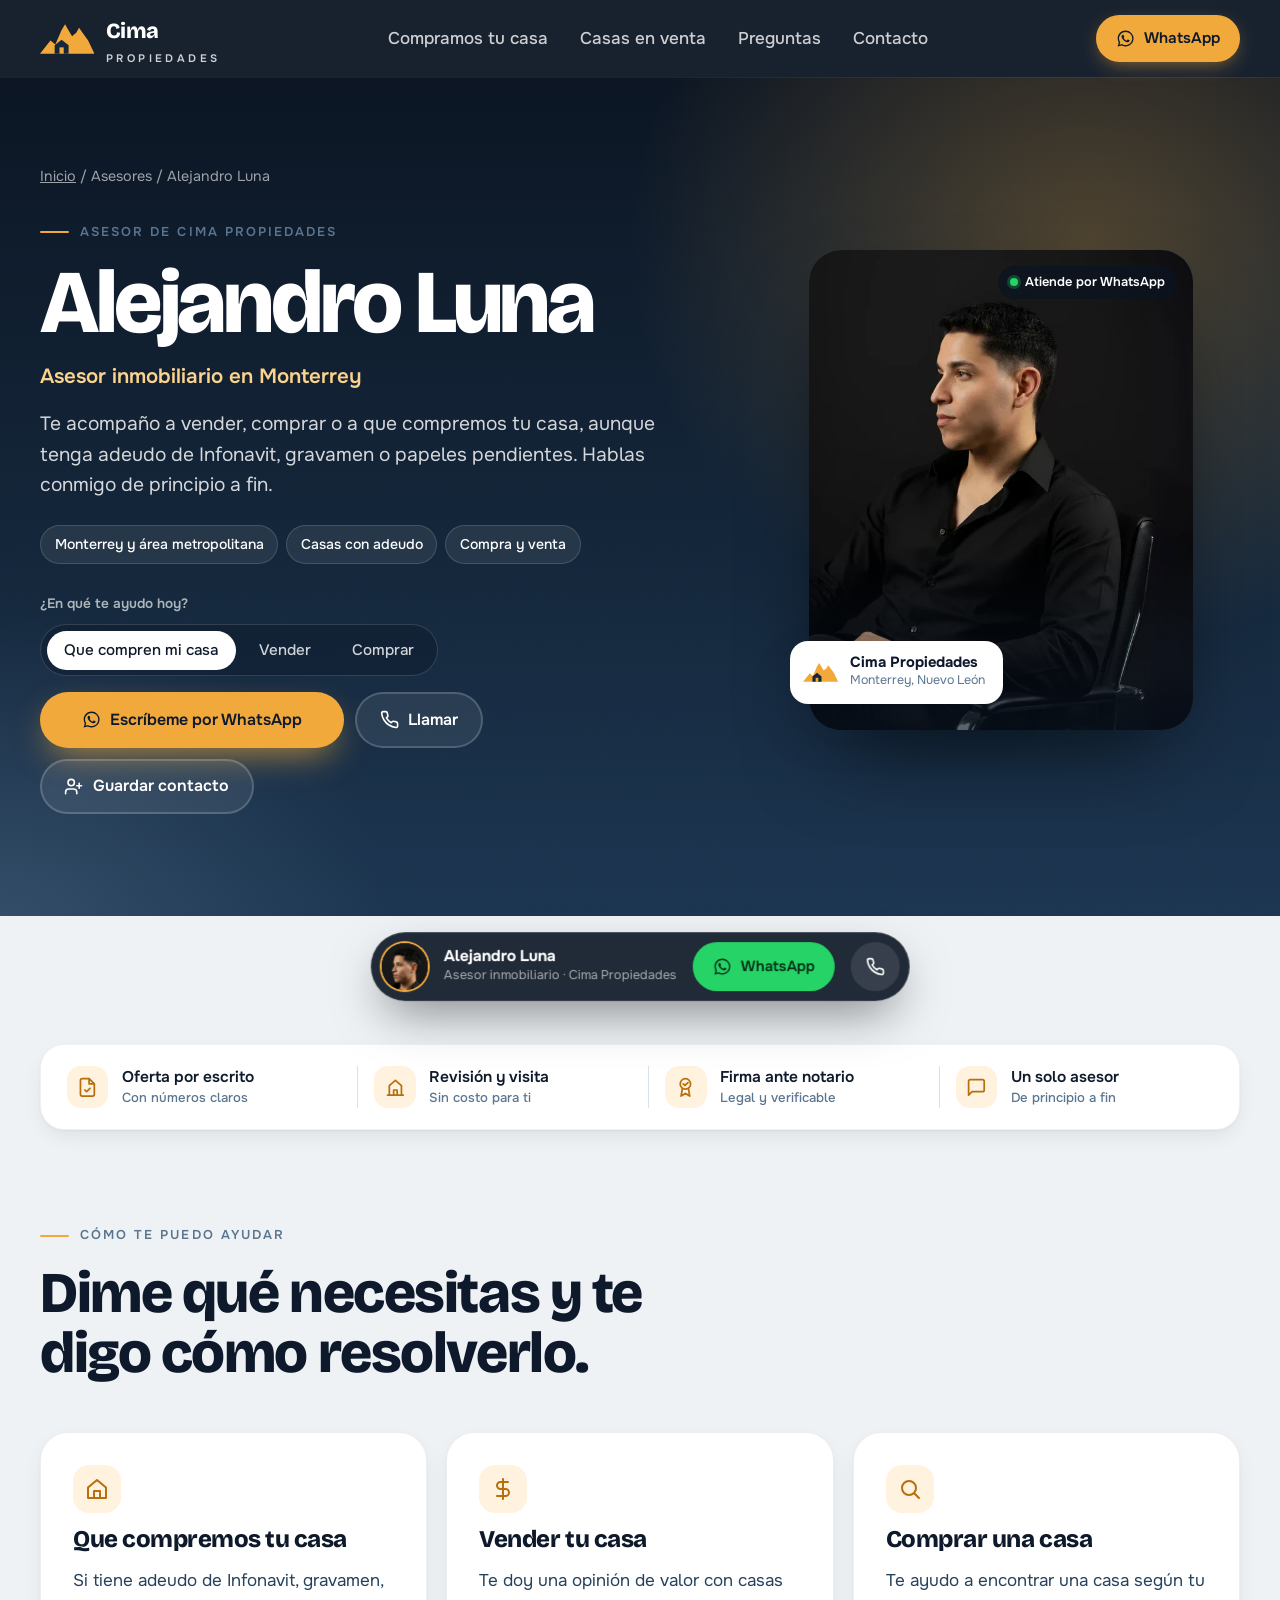
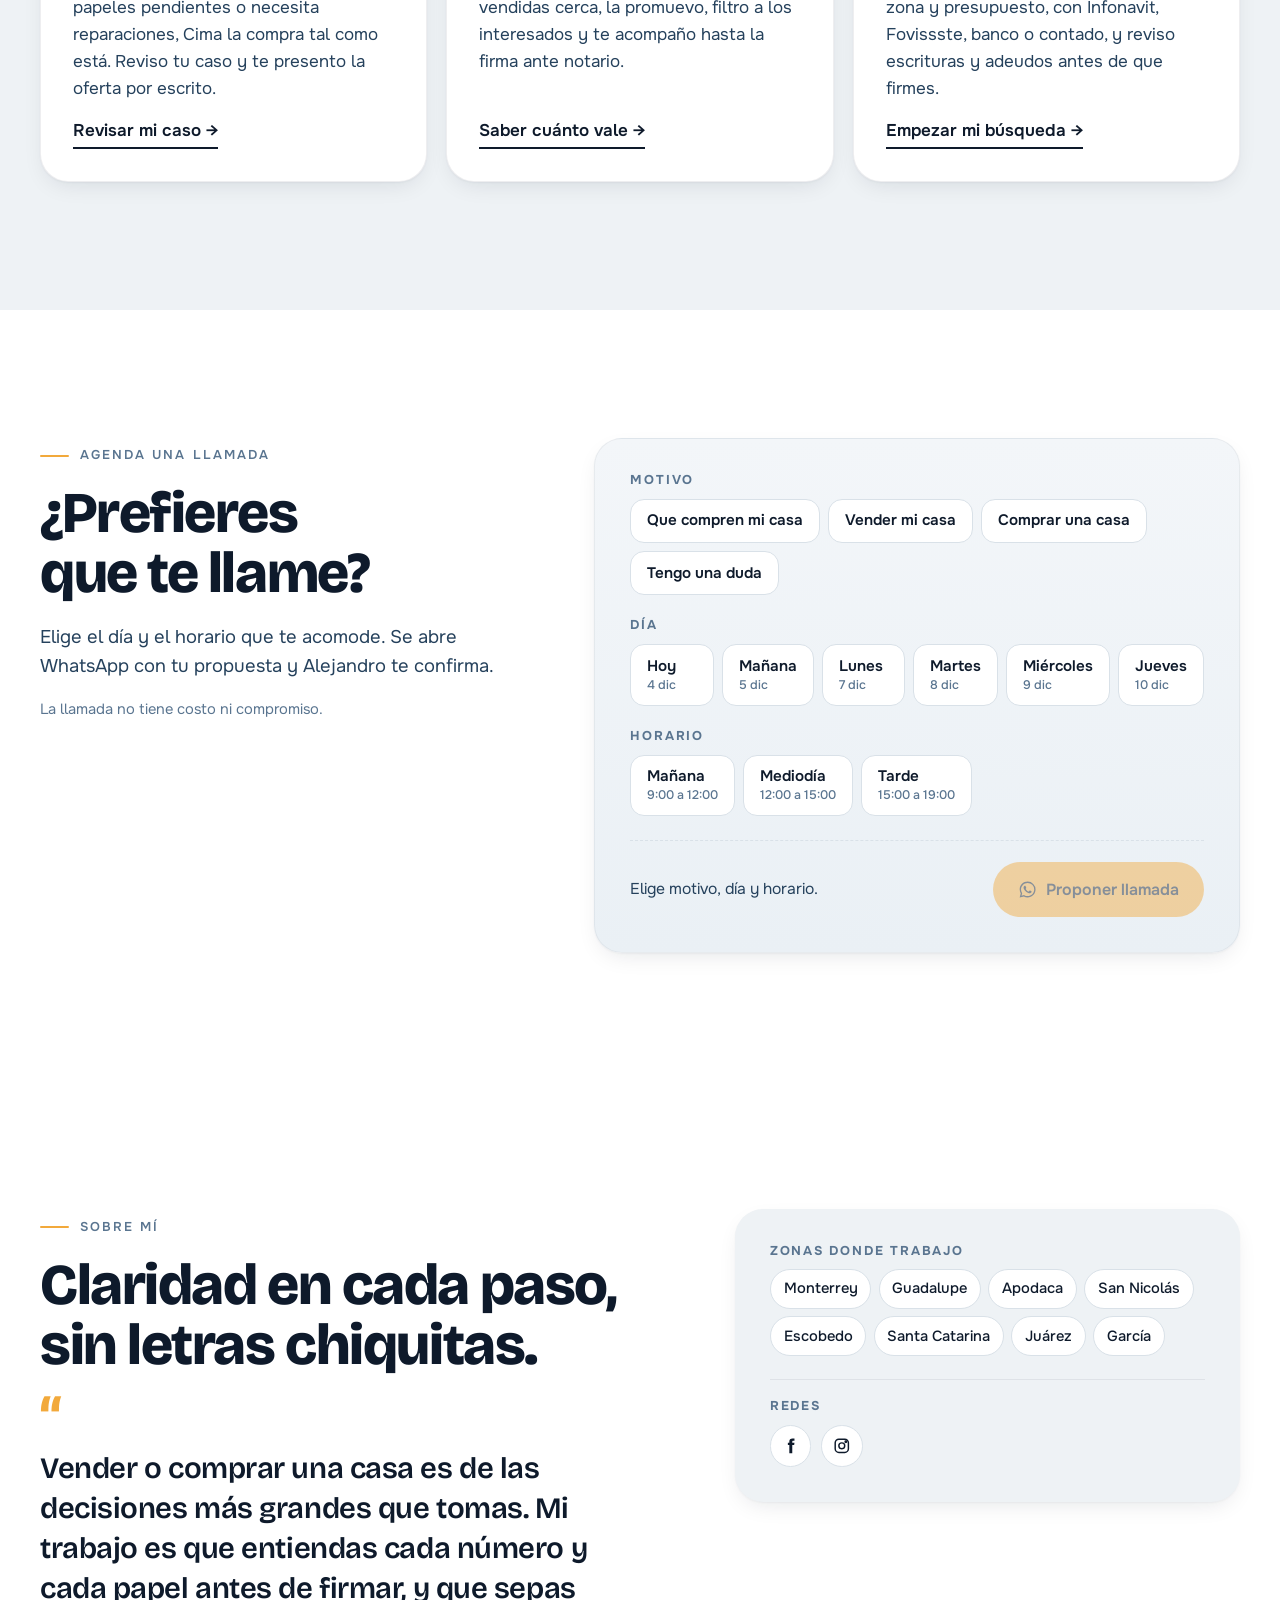
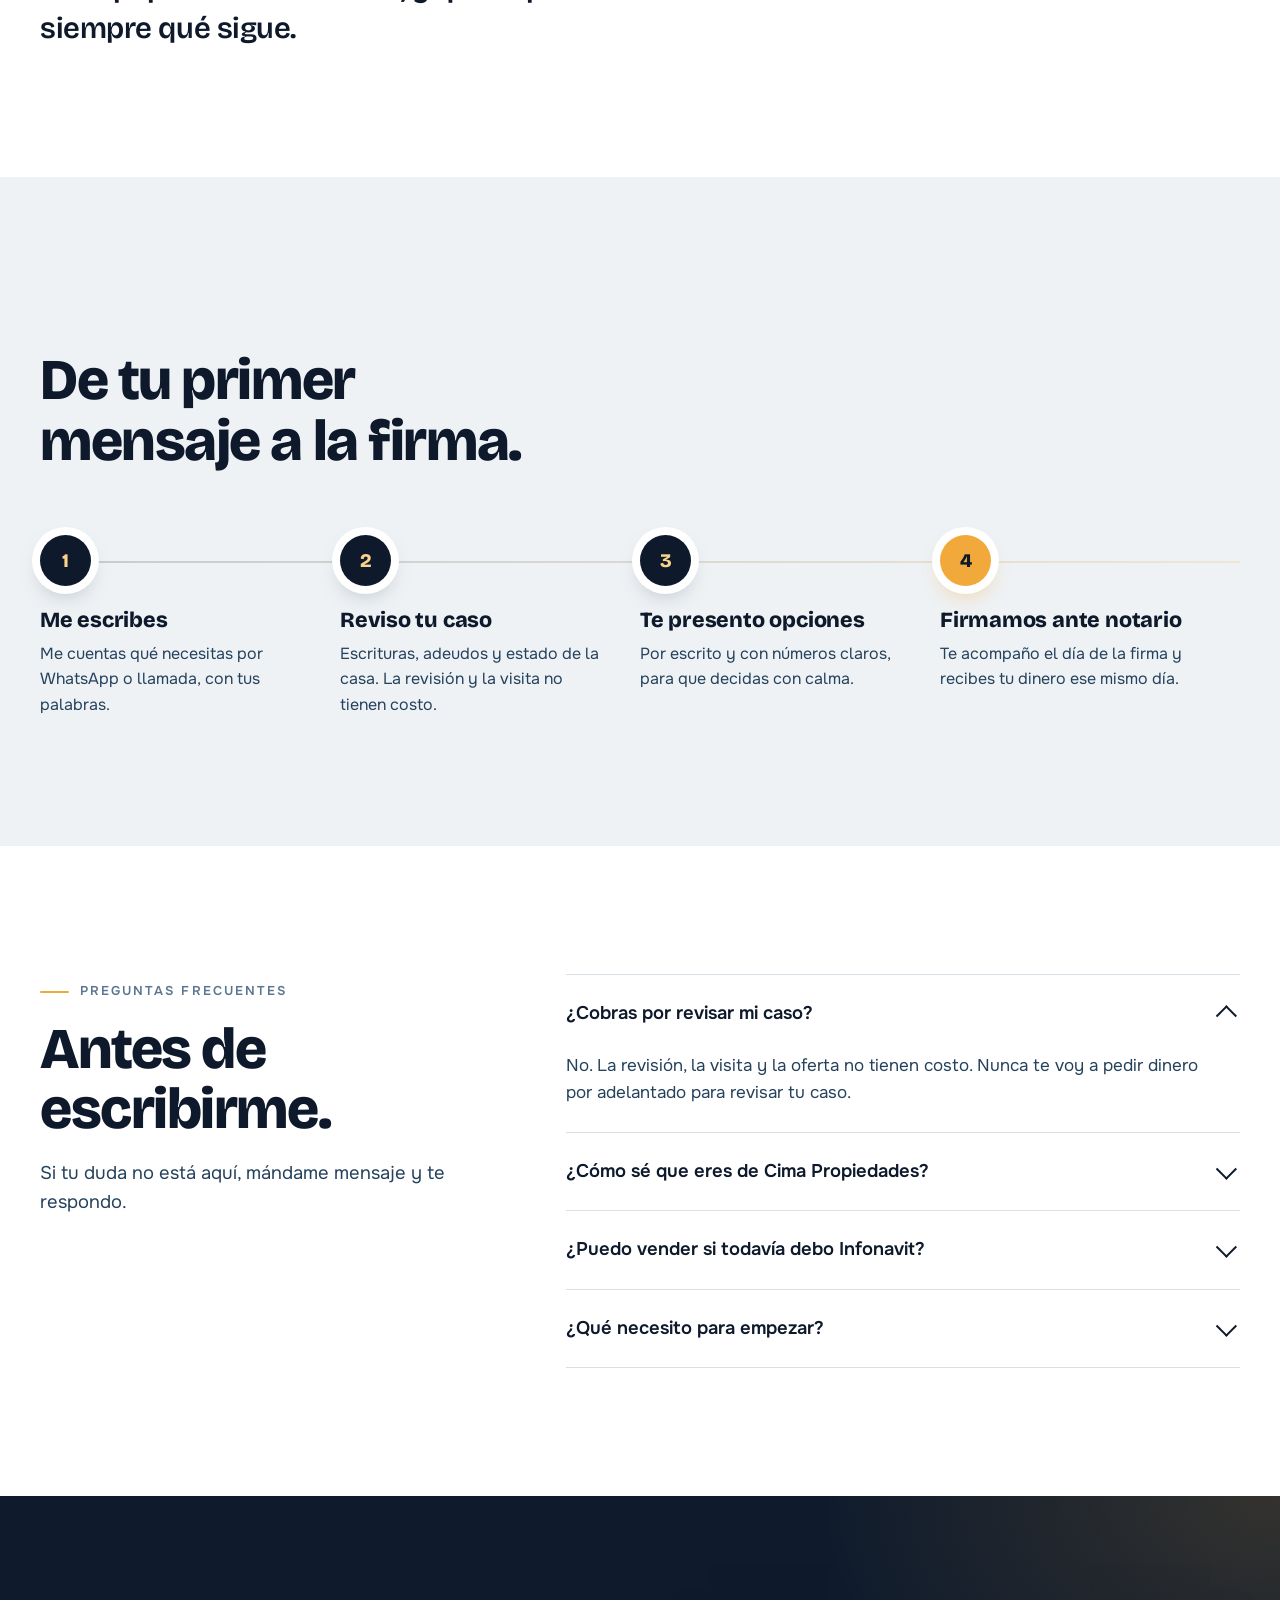
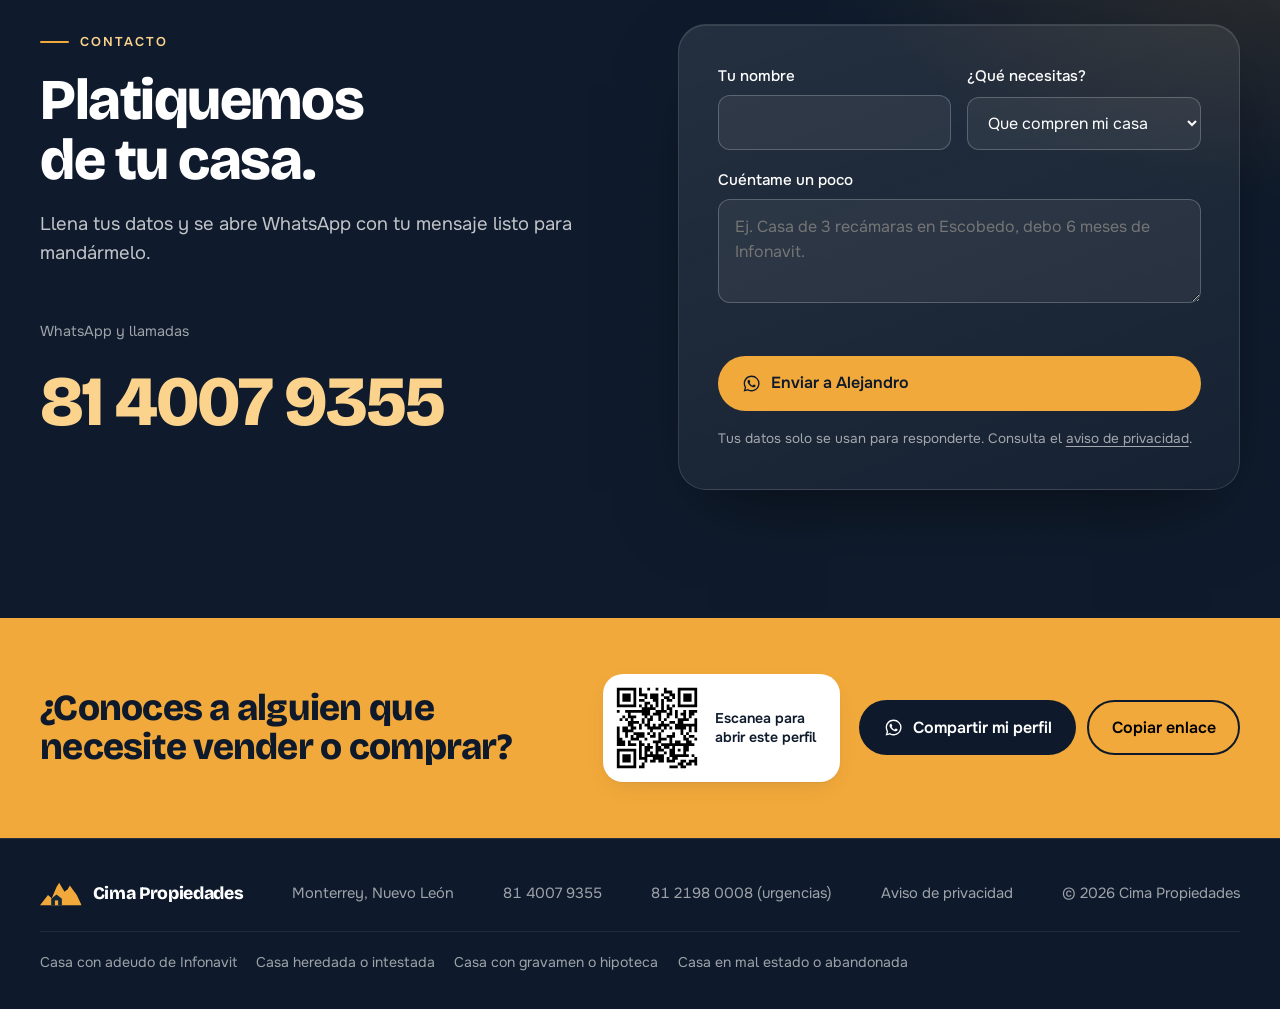
<file: alejandro-luna.html>
<!DOCTYPE html>
<html lang="es-MX">
<head>
<meta charset="utf-8">
<meta name="viewport" content="width=device-width, initial-scale=1">
<title>Alejandro Luna | Asesor inmobiliario en Monterrey | Cima Propiedades</title>
<meta name="description" content="Alejandro Luna, asesor inmobiliario de Cima Propiedades en Monterrey. Te ayuda a vender, comprar o a que compremos tu casa, aunque tenga adeudo de Infonavit o gravamen. Escríbele por WhatsApp.">
<meta property="og:title" content="Alejandro Luna · Asesor inmobiliario en Monterrey">
<meta property="og:description" content="Alejandro Luna, asesor inmobiliario de Cima Propiedades en Monterrey. Te ayuda a vender, comprar o a que compremos tu casa, aunque tenga adeudo de Infonavit o gravamen. Escríbele por WhatsApp.">
<meta property="og:type" content="profile">
<meta property="og:locale" content="es_MX">
<meta name="theme-color" content="#14273B">
<meta property="og:image" content="https://cimapropiedades.com/fotos/og-alejandro-luna.png">
<meta property="og:url" content="https://cimapropiedades.com/alejandro-luna">
<meta name="twitter:card" content="summary_large_image">
<link rel="apple-touch-icon" href="/icono-180.png">
<link rel="icon" href="/favicon.svg" type="image/svg+xml">
<link rel="preconnect" href="https://fonts.googleapis.com">
<link rel="preconnect" href="https://fonts.gstatic.com" crossorigin>
<link href="https://fonts.googleapis.com/css2?family=Bricolage+Grotesque:opsz,wght@12..96,400;12..96,600;12..96,800&family=Onest:wght@400;500;600&display=swap" rel="stylesheet">
<link rel="canonical" href="https://cimapropiedades.com/alejandro-luna">
<link rel="stylesheet" href="/estilos.css">
<script type="application/ld+json">
{
 "@context": "https://schema.org",
 "@type": "RealEstateAgent",
 "name": "Alejandro Luna",
 "jobTitle": "Asesor inmobiliario",
 "sameAs": ["https://www.facebook.com/alejandrolunacimabr", "https://www.instagram.com/alejandroluna.realestate/"],
 "image": "https://cimapropiedades.com/fotos/alejandro-luna.webp",
 "url": "https://cimapropiedades.com/alejandro-luna",
 "telephone": "+52 81 4007 9355",
 "areaServed": "Área metropolitana de Monterrey, Nuevo León",
 "worksFor": {
  "@type": "Organization",
  "name": "Cima Propiedades",
  "url": "https://cimapropiedades.com/"
 }
}
</script>
</head>
<body data-asesor="alejandro-luna">
<svg width="0" height="0" style="position:absolute" aria-hidden="true">
  <defs>
    <symbol id="i-wa" viewBox="0 0 24 24"><path fill="currentColor" d="M12.04 2C6.58 2 2.13 6.45 2.13 11.91c0 1.75.46 3.45 1.32 4.95L2.05 22l5.25-1.38a9.9 9.9 0 0 0 4.74 1.21h.01c5.46 0 9.91-4.45 9.91-9.91A9.85 9.85 0 0 0 12.04 2Zm0 18.15h-.01a8.23 8.23 0 0 1-4.19-1.15l-.3-.18-3.12.82.83-3.04-.2-.31a8.2 8.2 0 0 1-1.26-4.38c0-4.54 3.7-8.23 8.25-8.23a8.22 8.22 0 0 1 8.23 8.24c0 4.54-3.7 8.23-8.23 8.23Zm4.52-6.16c-.25-.12-1.47-.72-1.7-.81-.23-.08-.39-.12-.56.13-.16.25-.64.81-.79.97-.14.17-.29.19-.54.06-.25-.12-1.05-.39-1.99-1.23-.74-.66-1.23-1.47-1.38-1.72-.14-.25-.01-.38.11-.51.11-.11.25-.29.37-.44.13-.14.17-.25.25-.41.08-.17.04-.31-.02-.44-.06-.12-.56-1.34-.76-1.84-.2-.48-.41-.42-.56-.43h-.48a.92.92 0 0 0-.66.31c-.23.25-.87.85-.87 2.07 0 1.22.89 2.4 1.01 2.56.12.17 1.75 2.67 4.24 3.74.59.26 1.05.41 1.41.52.59.19 1.13.16 1.56.1.48-.07 1.47-.6 1.67-1.18.21-.58.21-1.07.15-1.18-.06-.1-.23-.16-.48-.29Z"/></symbol>
    <symbol id="i-tel" viewBox="0 0 24 24"><path fill="none" stroke="currentColor" stroke-width="2" stroke-linecap="round" stroke-linejoin="round" d="M22 16.9v3a2 2 0 0 1-2.2 2 19.8 19.8 0 0 1-8.6-3.1 19.5 19.5 0 0 1-6-6A19.8 19.8 0 0 1 2.1 4.2 2 2 0 0 1 4.1 2h3a2 2 0 0 1 2 1.7c.1 1 .4 1.9.7 2.8a2 2 0 0 1-.5 2.1L8 9.9a16 16 0 0 0 6 6l1.3-1.3a2 2 0 0 1 2.1-.4c.9.3 1.8.6 2.8.7a2 2 0 0 1 1.7 2Z"/></symbol>
    <symbol id="i-cima" viewBox="0 4 156 88"><path d="M0 90 L30 52 L44 64 L62 22 L72 6 L80 20 L92 40 L104 30 L112 16 L122 30 L138 52 L156 90 Z" fill="currentColor"/><path d="M42 90 V66 L62 50 L82 66 V90 Z" fill="#14273B"/><rect x="56" y="72" width="12" height="18" fill="currentColor"/></symbol>
  </defs>
</svg>

<header class="nav solida">
  <div class="envoltura">
    <a class="marca" href="/" aria-label="Cima Propiedades, inicio">
      <svg style="color:var(--ambar)"><use href="#i-cima"/></svg>
      <span>Cima<small>Propiedades</small></span>
    </a>
    <nav aria-label="Principal">
      <ul>
        <li><a href="/#compramos">Compramos tu casa</a></li>
        <li><a href="/propiedades">Casas en venta</a></li>
        <li><a href="#preguntas">Preguntas</a></li>
        <li><a href="/#contacto">Contacto</a></li>
      </ul>
    </nav>
    <a class="boton boton-ambar" href="https://wa.me/528140079355?text=Hola%2C%20tengo%20una%20casa%20con%20adeudo%20de%20Infonavit%20y%20quiero%20saber%20si%20me%20la%20pueden%20comprar." target="_blank" rel="noopener"><svg><use href="#i-wa"/></svg> WhatsApp</a>
  </div>
</header>

<main>
<section class="perfil-heroe" aria-labelledby="t-nombre">
  <div class="envoltura perfil-grid">
    <div class="heroe-texto">
      <p class="miga"><a href="/">Inicio</a> / Asesores / Alejandro Luna</p>
      <p class="ceja">Asesor de Cima Propiedades</p>
      <h1 id="t-nombre" data-a="nombre">Alejandro Luna</h1>
      <span class="puesto" data-a="puesto">Asesor inmobiliario en Monterrey</span>
      <p class="bajada">Te acompaño a vender, comprar o a que compremos tu casa, aunque tenga adeudo de Infonavit, gravamen o papeles pendientes. Hablas conmigo de principio a fin.</p>
      <ul class="chips-perfil" id="a-chips">
        <li>Monterrey y área metropolitana</li>
        <li>Casas con adeudo</li>
        <li>Compra y venta</li>
      </ul>
      <div class="intencion">
        <span id="t-intencion">¿En qué te ayudo hoy?</span>
        <div class="selector" role="group" aria-labelledby="t-intencion" id="a-intencion">
          <button type="button" aria-pressed="true" data-msg="quiero que compren mi casa.">Que compren mi casa</button>
          <button type="button" aria-pressed="false" data-msg="quiero vender mi casa y saber cuánto vale.">Vender</button>
          <button type="button" aria-pressed="false" data-msg="estoy buscando comprar una casa.">Comprar</button>
        </div>
      </div>
      <div class="acciones">
        <a class="boton boton-ambar" id="a-wa-principal" data-a="wa" href="https://wa.me/528140079355?text=Hola%20Alejandro%2C%20vi%20tu%20perfil%20en%20Cima%20Propiedades%20y%20quiero%20informaci%C3%B3n." target="_blank" rel="noopener"><svg><use href="#i-wa"/></svg> <span class="txt">Escríbeme por WhatsApp</span></a>
        <a class="boton boton-fantasma" data-a="tel" href="tel:+528140079355"><svg><use href="#i-tel"/></svg> Llamar</a>
        <a class="boton boton-fantasma" id="a-vcard" href="#" download="Alejandro-Luna.vcf"><svg viewBox="0 0 24 24" fill="none" stroke="currentColor" stroke-width="2" stroke-linecap="round" stroke-linejoin="round"><path d="M16 21v-2a4 4 0 0 0-4-4H6a4 4 0 0 0-4 4v2"/><circle cx="9" cy="7" r="4"/><path d="M19 8v6M22 11h-6"/></svg> Guardar contacto</a>
      </div>
      <div class="cifras-perfil" id="a-cifras" hidden></div>
    </div>
    <div class="retrato">
      <div class="marco">
        <span class="monograma" id="a-monograma" aria-hidden="true">AL</span>
        <img id="a-foto" alt="Alejandro Luna, asesor inmobiliario de Cima Propiedades" hidden>
        <svg class="cerro-retrato" viewBox="0 0 400 140" preserveAspectRatio="none" aria-hidden="true"><path fill="#0E1A2B" d="M0 140 L0 110 L90 96 L150 70 L190 30 L210 12 L226 30 L250 46 L280 40 L300 24 L318 36 L350 64 L400 84 L400 140Z"/></svg>
      </div>
      <span class="disponible">Atiende por WhatsApp</span>
      <div class="credencial"><svg><use href="#i-cima"/></svg><div><b>Cima Propiedades</b><small>Monterrey, Nuevo León</small></div></div>
    </div>
  </div>
</section>

<section class="ayuda" aria-labelledby="t-ayuda">
  <div class="envoltura">
    <ul class="garantias" aria-label="Lo que te garantizo">
      <li><span class="ico-g"><svg viewBox="0 0 24 24" fill="none" stroke="currentColor" stroke-width="2" stroke-linecap="round" stroke-linejoin="round"><path d="M14 2H6a2 2 0 0 0-2 2v16a2 2 0 0 0 2 2h12a2 2 0 0 0 2-2V8z"/><path d="M14 2v6h6M9 15l2 2 4-4"/></svg></span><div>Oferta por escrito<small>Con números claros</small></div></li>
      <li><span class="ico-g"><svg viewBox="0 0 24 24" fill="none" stroke="currentColor" stroke-width="2" stroke-linecap="round" stroke-linejoin="round"><path d="m3 21 18 0M5 21V10l7-6 7 6v11M10 21v-6h4v6"/></svg></span><div>Revisión y visita<small>Sin costo para ti</small></div></li>
      <li><span class="ico-g"><svg viewBox="0 0 24 24" fill="none" stroke="currentColor" stroke-width="2" stroke-linecap="round" stroke-linejoin="round"><circle cx="12" cy="8" r="6"/><path d="M9.5 8l1.8 1.8L15 6.5M8.5 13.5 7 22l5-3 5 3-1.5-8.5"/></svg></span><div>Firma ante notario<small>Legal y verificable</small></div></li>
      <li><span class="ico-g"><svg viewBox="0 0 24 24" fill="none" stroke="currentColor" stroke-width="2" stroke-linecap="round" stroke-linejoin="round"><path d="M21 15a2 2 0 0 1-2 2H7l-4 4V5a2 2 0 0 1 2-2h14a2 2 0 0 1 2 2z"/></svg></span><div>Un solo asesor<small>De principio a fin</small></div></li>
    </ul>
    <p class="ceja">Cómo te puedo ayudar</p>
    <h2 class="titulo-seccion" id="t-ayuda">Dime qué necesitas y te digo cómo resolverlo.</h2>
    <div class="ayuda-grid">
      <article>
        <span class="ico-g"><svg viewBox="0 0 24 24" fill="none" stroke="currentColor" stroke-width="2" stroke-linecap="round" stroke-linejoin="round"><path d="M3 10.5 12 3l9 7.5V21H3z"/><path d="M9 21v-7h6v7"/></svg></span>
        <h3>Que compremos tu casa</h3>
        <p>Si tiene adeudo de Infonavit, gravamen, papeles pendientes o necesita reparaciones, Cima la compra tal como está. Reviso tu caso y te presento la oferta por escrito.</p>
        <a href="https://wa.me/528140079355?text=Hola%20Alejandro%2C%20vi%20tu%20perfil%20en%20Cima%20Propiedades%20y%20quiero%20que%20compren%20mi%20casa." target="_blank" rel="noopener" data-a-msg="Hola Alejandro, quiero que compren mi casa.">Revisar mi caso →</a>
      </article>
      <article>
        <span class="ico-g"><svg viewBox="0 0 24 24" fill="none" stroke="currentColor" stroke-width="2" stroke-linecap="round" stroke-linejoin="round"><path d="M12 2v20M17 5H9.5a3.5 3.5 0 0 0 0 7h5a3.5 3.5 0 0 1 0 7H6"/></svg></span>
        <h3>Vender tu casa</h3>
        <p>Te doy una opinión de valor con casas vendidas cerca, la promuevo, filtro a los interesados y te acompaño hasta la firma ante notario.</p>
        <a href="https://wa.me/528140079355?text=Hola%20Alejandro%2C%20vi%20tu%20perfil%20en%20Cima%20Propiedades%20y%20quiero%20informaci%C3%B3n." target="_blank" rel="noopener" data-a-msg="Hola Alejandro, quiero vender mi casa y saber cuánto vale.">Saber cuánto vale →</a>
      </article>
      <article>
        <span class="ico-g"><svg viewBox="0 0 24 24" fill="none" stroke="currentColor" stroke-width="2" stroke-linecap="round" stroke-linejoin="round"><circle cx="11" cy="11" r="7"/><path d="m21 21-4.3-4.3"/></svg></span>
        <h3>Comprar una casa</h3>
        <p>Te ayudo a encontrar una casa según tu zona y presupuesto, con Infonavit, Fovissste, banco o contado, y reviso escrituras y adeudos antes de que firmes.</p>
        <a href="https://wa.me/528140079355?text=Hola%20Alejandro%2C%20vi%20tu%20perfil%20en%20Cima%20Propiedades%20y%20quiero%20informaci%C3%B3n." target="_blank" rel="noopener" data-a-msg="Hola Alejandro, estoy buscando comprar una casa.">Empezar mi búsqueda →</a>
      </article>
    </div>
  </div>
</section>

<section class="agenda" id="agenda" aria-labelledby="t-agenda">
  <div class="envoltura agenda-grid">
    <div>
      <p class="ceja">Agenda una llamada</p>
      <h2 class="titulo-seccion" id="t-agenda">¿Prefieres que te llame?</h2>
      <p class="intro">Elige el día y el horario que te acomode. Se abre WhatsApp con tu propuesta y Alejandro te confirma.</p>
      <p class="nota-agenda">La llamada no tiene costo ni compromiso.</p>
    </div>
    <div class="agenda-caja">
      <div><h3 id="ag-t-motivo">Motivo</h3><div class="opciones" id="ag-motivo" role="group" aria-labelledby="ag-t-motivo">
        <button type="button" aria-pressed="false" data-v="que compren mi casa">Que compren mi casa</button>
        <button type="button" aria-pressed="false" data-v="vender mi casa">Vender mi casa</button>
        <button type="button" aria-pressed="false" data-v="comprar una casa">Comprar una casa</button>
        <button type="button" aria-pressed="false" data-v="una duda">Tengo una duda</button>
      </div></div>
      <div><h3 id="ag-t-dia">Día</h3><div class="opciones dias" id="ag-dia" role="group" aria-labelledby="ag-t-dia"></div></div>
      <div><h3 id="ag-t-hora">Horario</h3><div class="opciones" id="ag-hora" role="group" aria-labelledby="ag-t-hora">
        <button type="button" aria-pressed="false" data-v="en la mañana (9 a 12)">Mañana<small>9:00 a 12:00</small></button>
        <button type="button" aria-pressed="false" data-v="al mediodía (12 a 3)">Mediodía<small>12:00 a 15:00</small></button>
        <button type="button" aria-pressed="false" data-v="en la tarde (3 a 7)">Tarde<small>15:00 a 19:00</small></button>
      </div></div>
      <div class="agenda-resumen">
        <p id="ag-resumen">Elige motivo, día y horario.</p>
        <a class="boton boton-ambar" id="ag-enviar" href="#" target="_blank" rel="noopener" aria-disabled="true"><svg><use href="#i-wa"/></svg> Proponer llamada</a>
      </div>
    </div>
  </div>
</section>

<section class="sobre" aria-labelledby="t-sobre">
  <div class="envoltura sobre-grid">
    <div>
      <p class="ceja">Sobre mí</p>
      <h2 class="titulo-seccion" id="t-sobre">Claridad en cada paso, sin letras chiquitas.</h2>
      <p class="cita" id="a-bio">Vender o comprar una casa es de las decisiones más grandes que tomas. Mi trabajo es que entiendas cada número y cada papel antes de firmar, y que sepas siempre qué sigue.</p>
    </div>
    <aside class="ficha" id="a-ficha">
      <div id="a-especialidades" hidden><h3>Especialidades</h3><ul></ul></div>
      <div id="a-zonas"><h3>Zonas donde trabajo</h3><ul><li>Monterrey</li><li>Guadalupe</li><li>Apodaca</li><li>San Nicolás</li><li>Escobedo</li><li>Santa Catarina</li><li>Juárez</li><li>García</li></ul></div>
      <div id="a-certificaciones" hidden><h3>Certificaciones</h3><ul></ul></div>
      <div id="a-horario" hidden><h3>Horario de atención</h3><p></p></div>
      <div id="a-correo" hidden><h3>Correo</h3><p><a href="#"></a></p></div>
      <div id="a-redes" hidden><h3>Redes</h3><div class="redes"></div></div>
    </aside>
  </div>
</section>

<section class="catalogo" id="a-casas-sec" aria-labelledby="t-casas" hidden>
  <div class="envoltura">
    <p class="ceja">Casas en venta</p>
    <h2 class="titulo-seccion" id="t-casas">Casas que tengo disponibles.</h2>
    <div class="propiedades-grid" id="a-casas"></div>
  </div>
</section>

<section class="testimonios" id="a-testimonios-sec" aria-labelledby="t-testimonios" hidden>
  <div class="envoltura">
    <p class="ceja">Testimonios</p>
    <h2 class="titulo-seccion" id="t-testimonios">Lo que dicen mis clientes.</h2>
    <div class="testimonios-grid" id="a-testimonios"></div>
  </div>
</section>

<section class="proceso" aria-labelledby="t-pasos" style="background:var(--niebla)">
  <div class="envoltura">
    <p class="ceja">Cómo trabajamos</p>
    <h2 class="titulo-seccion" id="t-pasos">De tu primer mensaje a la firma.</h2>
    <ol class="pasos">
      <li class="paso"><span class="num">1</span><h3>Me escribes</h3><p>Me cuentas qué necesitas por WhatsApp o llamada, con tus palabras.</p></li>
      <li class="paso"><span class="num">2</span><h3>Reviso tu caso</h3><p>Escrituras, adeudos y estado de la casa. La revisión y la visita no tienen costo.</p></li>
      <li class="paso"><span class="num">3</span><h3>Te presento opciones</h3><p>Por escrito y con números claros, para que decidas con calma.</p></li>
      <li class="paso"><span class="num">4</span><h3>Firmamos ante notario</h3><p>Te acompaño el día de la firma y recibes tu dinero ese mismo día.</p></li>
    </ol>
  </div>
</section>

<section class="preguntas" aria-labelledby="t-preguntas">
  <div class="envoltura preguntas-grid">
    <div>
      <p class="ceja">Preguntas frecuentes</p>
      <h2 class="titulo-seccion" id="t-preguntas">Antes de escribirme.</h2>
      <p class="intro">Si tu duda no está aquí, mándame mensaje y te respondo.</p>
    </div>
    <div>
      <details open><summary>¿Cobras por revisar mi caso?</summary><p>No. La revisión, la visita y la oferta no tienen costo. Nunca te voy a pedir dinero por adelantado para revisar tu caso.</p></details>
      <details><summary>¿Cómo sé que eres de Cima Propiedades?</summary><p>Puedes llamar a los teléfonos oficiales que aparecen en cimapropiedades.com para confirmarlo. Además, todo se firma ante notario público y la oferta te la doy por escrito.</p></details>
      <details><summary>¿Puedo vender si todavía debo Infonavit?</summary><p>Sí. El saldo se liquida como parte de la compra y tú recibes la diferencia el día de la firma.</p></details>
      <details><summary>¿Qué necesito para empezar?</summary><p>Tu identificación y lo que tengas de la casa: escrituras, recibos o tu número de crédito Infonavit. Si falta algo, te digo cómo conseguirlo.</p></details>
    </div>
  </div>
</section>

<section class="contacto" id="contacto" aria-labelledby="t-contacto">
  <div class="envoltura contacto-grid">
    <div>
      <p class="ceja">Contacto</p>
      <h2 class="titulo-seccion" id="t-contacto">Platiquemos de tu casa.</h2>
      <p class="intro">Llena tus datos y se abre WhatsApp con tu mensaje listo para mandármelo.</p>
      <div class="telefonos">
        <span class="etiqueta">WhatsApp y llamadas</span>
        <a class="telefono" data-a="tel" data-a-texto="tel" href="tel:+528140079355">81 4007 9355</a>
      </div>
    </div>
    <form id="a-form" novalidate>
      <div class="fila">
        <div class="campo"><label for="af-nombre">Tu nombre</label><input id="af-nombre" autocomplete="name" required></div>
        <div class="campo"><label for="af-necesidad">¿Qué necesitas?</label>
          <select id="af-necesidad"><option>Que compren mi casa</option><option>Vender mi casa</option><option>Comprar una casa</option></select>
        </div>
      </div>
      <div class="campo"><label for="af-mensaje">Cuéntame un poco</label><textarea id="af-mensaje" placeholder="Ej. Casa de 3 recámaras en Escobedo, debo 6 meses de Infonavit."></textarea></div>
      <p class="error" id="af-error" role="alert"></p>
      <a class="boton boton-ambar" id="af-enviar" href="https://wa.me/528140079355?text=Hola%20Alejandro%2C%20vi%20tu%20perfil%20en%20Cima%20Propiedades%20y%20quiero%20informaci%C3%B3n." target="_blank" rel="noopener"><svg><use href="#i-wa"/></svg> Enviar a Alejandro</a>
      <p class="aviso">Tus datos solo se usan para responderte. Consulta el <a href="/aviso-de-privacidad">aviso de privacidad</a>.</p>
    </form>
  </div>
</section>

<section class="compartir" aria-labelledby="t-compartir" style="padding:clamp(2.5rem,5vw,3.5rem) 0">
  <div class="envoltura">
    <h2 id="t-compartir">¿Conoces a alguien que necesite vender o comprar?</h2>
    <div class="lado">
    <div class="qr" id="a-qr" hidden><div id="a-qr-codigo"></div><span>Escanea para abrir este perfil</span></div>
    <div class="acciones">
      <a class="boton boton-oscuro" id="a-compartir" href="https://wa.me/" target="_blank" rel="noopener"><svg><use href="#i-wa"/></svg> Compartir mi perfil</a>
      <button class="boton boton-linea" id="a-copiar" type="button">Copiar enlace</button>
    </div>
    </div>
  </div>
</section>
</main>

<footer>
  <div class="envoltura">
    <a class="marca" href="/"><svg style="color:var(--ambar)"><use href="#i-cima"/></svg>Cima Propiedades</a>
    <span>Monterrey, Nuevo León</span><a href="tel:+528140079355">81 4007 9355</a><a href="tel:+528121980008">81 2198 0008 (urgencias)</a><a href="/aviso-de-privacidad">Aviso de privacidad</a>
    <span>© 2026 Cima Propiedades</span><span data-cima="legal" hidden></span>
    <nav aria-label="Situaciones"><a href="/vender-casa-con-adeudo-infonavit-monterrey">Casa con adeudo de Infonavit</a><a href="/vender-casa-intestada-herencia-monterrey">Casa heredada o intestada</a><a href="/vender-casa-con-gravamen-monterrey">Casa con gravamen o hipoteca</a><a href="/vender-casa-en-mal-estado-monterrey">Casa en mal estado o abandonada</a></nav>
  </div>
</footer>

<a class="flotante" href="https://wa.me/528140079355?text=Hola%2C%20tengo%20una%20casa%20con%20adeudo%20de%20Infonavit%20y%20quiero%20saber%20si%20me%20la%20pueden%20comprar." target="_blank" rel="noopener" aria-label="Escríbenos por WhatsApp"><svg><use href="#i-wa"/></svg></a>
<script src="/js/qrcode.js" defer></script>
<script src="/datos.js"></script>
<script src="/sitio.js"></script>
</body>
</html>
</file>
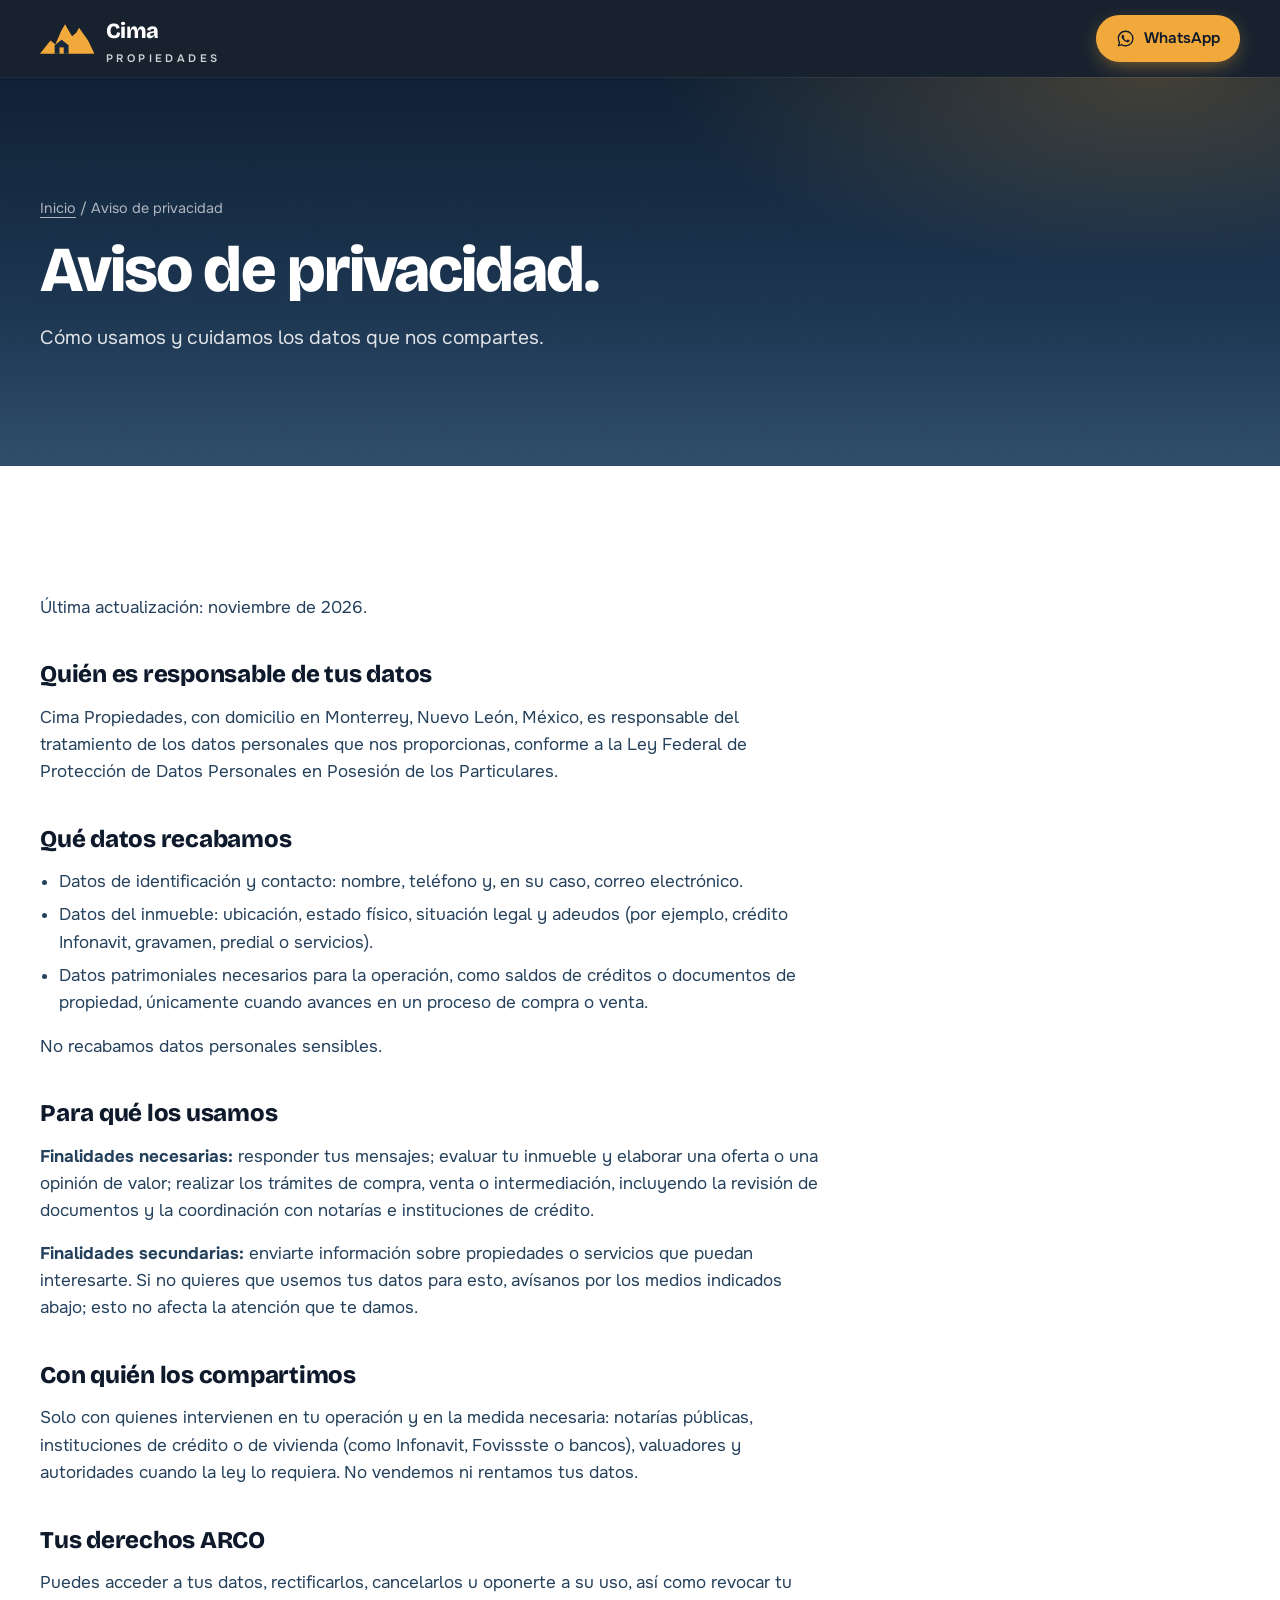
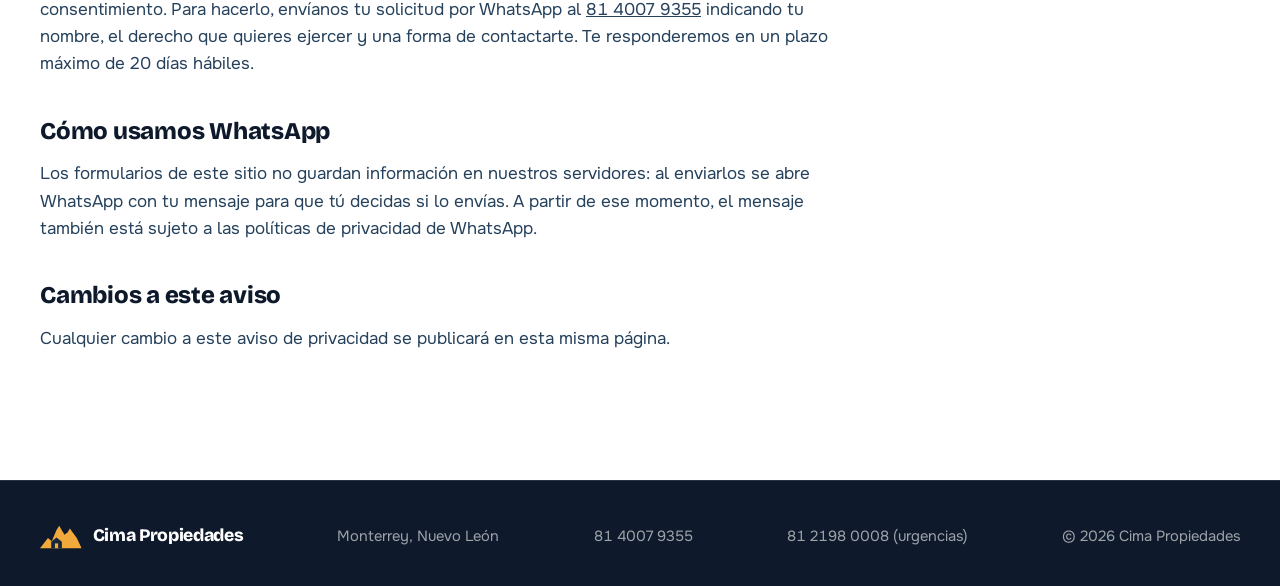
<file: aviso-de-privacidad.html>
<!DOCTYPE html>
<html lang="es-MX">
<head>
<meta charset="utf-8">
<meta name="viewport" content="width=device-width, initial-scale=1">
<title>Aviso de privacidad | Cima Propiedades</title>
<meta name="description" content="Aviso de privacidad integral de Cima Propiedades, Monterrey, Nuevo León.">
<meta name="theme-color" content="#14273B">
<link rel="icon" href="/favicon.svg" type="image/svg+xml">
<link rel="apple-touch-icon" href="/icono-180.png">
<link rel="preconnect" href="https://fonts.googleapis.com">
<link rel="preconnect" href="https://fonts.gstatic.com" crossorigin>
<link href="https://fonts.googleapis.com/css2?family=Bricolage+Grotesque:opsz,wght@12..96,400;12..96,600;12..96,800&family=Onest:wght@400;500;600&display=swap" rel="stylesheet">
<link rel="canonical" href="https://cimapropiedades.com/aviso-de-privacidad">
<link rel="stylesheet" href="/estilos.css">
</head>
<body>
<svg width="0" height="0" style="position:absolute" aria-hidden="true">
  <defs>
    <symbol id="i-wa" viewBox="0 0 24 24"><path fill="currentColor" d="M12.04 2C6.58 2 2.13 6.45 2.13 11.91c0 1.75.46 3.45 1.32 4.95L2.05 22l5.25-1.38a9.9 9.9 0 0 0 4.74 1.21h.01c5.46 0 9.91-4.45 9.91-9.91A9.85 9.85 0 0 0 12.04 2Zm0 18.15h-.01a8.23 8.23 0 0 1-4.19-1.15l-.3-.18-3.12.82.83-3.04-.2-.31a8.2 8.2 0 0 1-1.26-4.38c0-4.54 3.7-8.23 8.25-8.23a8.22 8.22 0 0 1 8.23 8.24c0 4.54-3.7 8.23-8.23 8.23Zm4.52-6.16c-.25-.12-1.47-.72-1.7-.81-.23-.08-.39-.12-.56.13-.16.25-.64.81-.79.97-.14.17-.29.19-.54.06-.25-.12-1.05-.39-1.99-1.23-.74-.66-1.23-1.47-1.38-1.72-.14-.25-.01-.38.11-.51.11-.11.25-.29.37-.44.13-.14.17-.25.25-.41.08-.17.04-.31-.02-.44-.06-.12-.56-1.34-.76-1.84-.2-.48-.41-.42-.56-.43h-.48a.92.92 0 0 0-.66.31c-.23.25-.87.85-.87 2.07 0 1.22.89 2.4 1.01 2.56.12.17 1.75 2.67 4.24 3.74.59.26 1.05.41 1.41.52.59.19 1.13.16 1.56.1.48-.07 1.47-.6 1.67-1.18.21-.58.21-1.07.15-1.18-.06-.1-.23-.16-.48-.29Z"/></symbol>
    <symbol id="i-tel" viewBox="0 0 24 24"><path fill="none" stroke="currentColor" stroke-width="2" stroke-linecap="round" stroke-linejoin="round" d="M22 16.9v3a2 2 0 0 1-2.2 2 19.8 19.8 0 0 1-8.6-3.1 19.5 19.5 0 0 1-6-6A19.8 19.8 0 0 1 2.1 4.2 2 2 0 0 1 4.1 2h3a2 2 0 0 1 2 1.7c.1 1 .4 1.9.7 2.8a2 2 0 0 1-.5 2.1L8 9.9a16 16 0 0 0 6 6l1.3-1.3a2 2 0 0 1 2.1-.4c.9.3 1.8.6 2.8.7a2 2 0 0 1 1.7 2Z"/></symbol>
    <symbol id="i-cima" viewBox="0 4 156 88"><path d="M0 90 L30 52 L44 64 L62 22 L72 6 L80 20 L92 40 L104 30 L112 16 L122 30 L138 52 L156 90 Z" fill="currentColor"/><path d="M42 90 V66 L62 50 L82 66 V90 Z" fill="#14273B"/><rect x="56" y="72" width="12" height="18" fill="currentColor"/></symbol>
  </defs>
</svg>

<header class="nav solida">
  <div class="envoltura">
    <a class="marca" href="/" aria-label="Cima Propiedades, inicio">
      <svg style="color:var(--ambar)"><use href="#i-cima"/></svg>
      <span>Cima<small>Propiedades</small></span>
    </a>
    <a class="boton boton-ambar" href="https://wa.me/528140079355" target="_blank" rel="noopener"><svg><use href="#i-wa"/></svg> WhatsApp</a>
  </div>
</header>

<main>
<section class="heroe-sub" aria-labelledby="t-h1">
  <div class="envoltura">
    <p class="miga"><a href="/">Inicio</a> / Aviso de privacidad</p>
    <h1 id="t-h1">Aviso de privacidad.</h1>
    <p class="bajada">Cómo usamos y cuidamos los datos que nos compartes.</p>
  </div>
</section>
<section class="legal">
  <div class="envoltura">
    <div class="cuerpo">
      <!-- PENDIENTE: agregar razón social (o nombre completo si es persona física), RFC y domicilio completo del responsable. -->
      <p>Última actualización: noviembre de 2026.</p>

      <h2>Quién es responsable de tus datos</h2>
      <p><span data-cima="responsable">Cima Propiedades, con domicilio en Monterrey, Nuevo León, México</span>, es responsable del tratamiento de los datos personales que nos proporcionas, conforme a la Ley Federal de Protección de Datos Personales en Posesión de los Particulares.</p>

      <h2>Qué datos recabamos</h2>
      <ul>
        <li>Datos de identificación y contacto: nombre, teléfono y, en su caso, correo electrónico.</li>
        <li>Datos del inmueble: ubicación, estado físico, situación legal y adeudos (por ejemplo, crédito Infonavit, gravamen, predial o servicios).</li>
        <li>Datos patrimoniales necesarios para la operación, como saldos de créditos o documentos de propiedad, únicamente cuando avances en un proceso de compra o venta.</li>
      </ul>
      <p>No recabamos datos personales sensibles.</p>

      <h2>Para qué los usamos</h2>
      <p><strong>Finalidades necesarias:</strong> responder tus mensajes; evaluar tu inmueble y elaborar una oferta o una opinión de valor; realizar los trámites de compra, venta o intermediación, incluyendo la revisión de documentos y la coordinación con notarías e instituciones de crédito.</p>
      <p><strong>Finalidades secundarias:</strong> enviarte información sobre propiedades o servicios que puedan interesarte. Si no quieres que usemos tus datos para esto, avísanos por los medios indicados abajo; esto no afecta la atención que te damos.</p>

      <h2>Con quién los compartimos</h2>
      <p>Solo con quienes intervienen en tu operación y en la medida necesaria: notarías públicas, instituciones de crédito o de vivienda (como Infonavit, Fovissste o bancos), valuadores y autoridades cuando la ley lo requiera. No vendemos ni rentamos tus datos.</p>

      <h2>Tus derechos ARCO</h2>
      <p>Puedes acceder a tus datos, rectificarlos, cancelarlos u oponerte a su uso, así como revocar tu consentimiento. Para hacerlo, envíanos tu solicitud por WhatsApp al <a href="https://wa.me/528140079355">81 4007 9355</a> indicando tu nombre, el derecho que quieres ejercer y una forma de contactarte. Te responderemos en un plazo máximo de 20 días hábiles.</p>

      <h2>Cómo usamos WhatsApp</h2>
      <p>Los formularios de este sitio no guardan información en nuestros servidores: al enviarlos se abre WhatsApp con tu mensaje para que tú decidas si lo envías. A partir de ese momento, el mensaje también está sujeto a las políticas de privacidad de WhatsApp.</p>

      <h2>Cambios a este aviso</h2>
      <p>Cualquier cambio a este aviso de privacidad se publicará en esta misma página.</p>
    </div>
  </div>
</section>
</main>

<footer>
  <div class="envoltura">
    <a class="marca" href="/"><svg style="color:var(--ambar)"><use href="#i-cima"/></svg>Cima Propiedades</a>
    <span>Monterrey, Nuevo León</span><a href="tel:+528140079355">81 4007 9355</a><a href="tel:+528121980008">81 2198 0008 (urgencias)</a>
    <span>© 2026 Cima Propiedades</span><span data-cima="legal" hidden></span>
  </div>
</footer>
<script src="/datos.js"></script>
<script src="/sitio.js"></script>
</body>
</html>
</file>
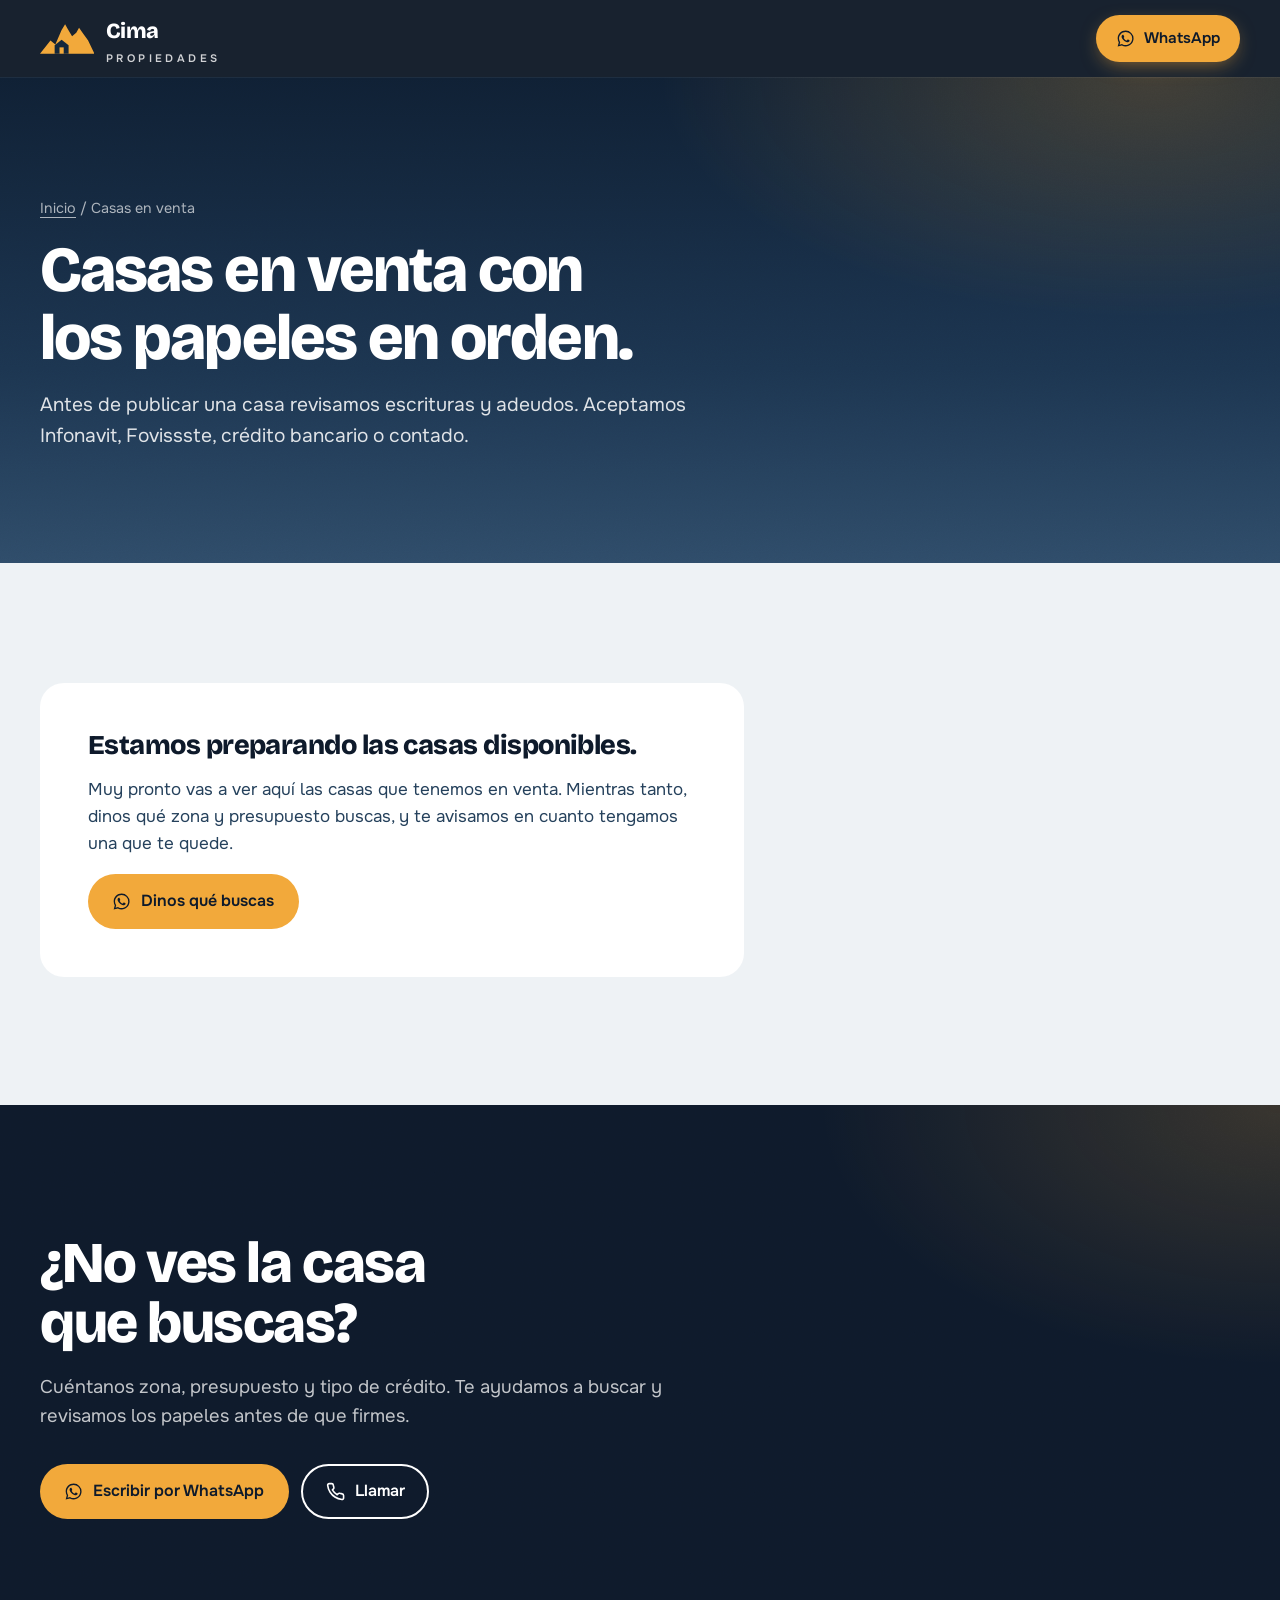
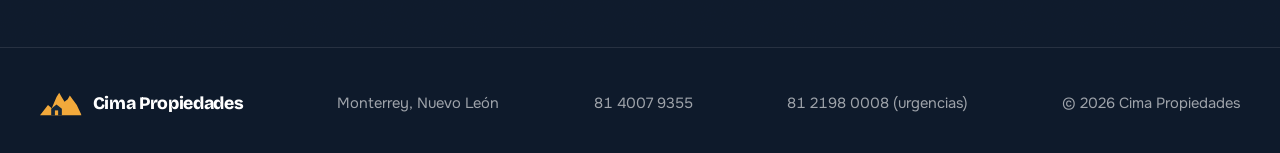
<file: propiedades.html>
<!DOCTYPE html>
<html lang="es-MX">
<head>
<meta charset="utf-8">
<meta name="viewport" content="width=device-width, initial-scale=1">
<title>Casas en venta en Monterrey | Cima Propiedades</title>
<meta name="description" content="Casas en venta en Monterrey y área metropolitana, con papeles revisados. Aceptamos Infonavit, Fovissste, crédito bancario y contado. Pregunta por WhatsApp.">
<meta name="theme-color" content="#14273B">
<meta property="og:title" content="Casas en venta · Cima Propiedades">
<meta property="og:image" content="https://cimapropiedades.com/og-imagen.png">
<meta property="og:url" content="https://cimapropiedades.com/propiedades">
<link rel="icon" href="/favicon.svg" type="image/svg+xml">
<link rel="apple-touch-icon" href="/icono-180.png">
<link rel="preconnect" href="https://fonts.googleapis.com">
<link rel="preconnect" href="https://fonts.gstatic.com" crossorigin>
<link href="https://fonts.googleapis.com/css2?family=Bricolage+Grotesque:opsz,wght@12..96,400;12..96,600;12..96,800&family=Onest:wght@400;500;600&display=swap" rel="stylesheet">
<link rel="canonical" href="https://cimapropiedades.com/propiedades">
<link rel="stylesheet" href="/estilos.css">
</head>
<body>
<svg width="0" height="0" style="position:absolute" aria-hidden="true">
  <defs>
    <symbol id="i-wa" viewBox="0 0 24 24"><path fill="currentColor" d="M12.04 2C6.58 2 2.13 6.45 2.13 11.91c0 1.75.46 3.45 1.32 4.95L2.05 22l5.25-1.38a9.9 9.9 0 0 0 4.74 1.21h.01c5.46 0 9.91-4.45 9.91-9.91A9.85 9.85 0 0 0 12.04 2Zm0 18.15h-.01a8.23 8.23 0 0 1-4.19-1.15l-.3-.18-3.12.82.83-3.04-.2-.31a8.2 8.2 0 0 1-1.26-4.38c0-4.54 3.7-8.23 8.25-8.23a8.22 8.22 0 0 1 8.23 8.24c0 4.54-3.7 8.23-8.23 8.23Zm4.52-6.16c-.25-.12-1.47-.72-1.7-.81-.23-.08-.39-.12-.56.13-.16.25-.64.81-.79.97-.14.17-.29.19-.54.06-.25-.12-1.05-.39-1.99-1.23-.74-.66-1.23-1.47-1.38-1.72-.14-.25-.01-.38.11-.51.11-.11.25-.29.37-.44.13-.14.17-.25.25-.41.08-.17.04-.31-.02-.44-.06-.12-.56-1.34-.76-1.84-.2-.48-.41-.42-.56-.43h-.48a.92.92 0 0 0-.66.31c-.23.25-.87.85-.87 2.07 0 1.22.89 2.4 1.01 2.56.12.17 1.75 2.67 4.24 3.74.59.26 1.05.41 1.41.52.59.19 1.13.16 1.56.1.48-.07 1.47-.6 1.67-1.18.21-.58.21-1.07.15-1.18-.06-.1-.23-.16-.48-.29Z"/></symbol>
    <symbol id="i-tel" viewBox="0 0 24 24"><path fill="none" stroke="currentColor" stroke-width="2" stroke-linecap="round" stroke-linejoin="round" d="M22 16.9v3a2 2 0 0 1-2.2 2 19.8 19.8 0 0 1-8.6-3.1 19.5 19.5 0 0 1-6-6A19.8 19.8 0 0 1 2.1 4.2 2 2 0 0 1 4.1 2h3a2 2 0 0 1 2 1.7c.1 1 .4 1.9.7 2.8a2 2 0 0 1-.5 2.1L8 9.9a16 16 0 0 0 6 6l1.3-1.3a2 2 0 0 1 2.1-.4c.9.3 1.8.6 2.8.7a2 2 0 0 1 1.7 2Z"/></symbol>
    <symbol id="i-cima" viewBox="0 4 156 88"><path d="M0 90 L30 52 L44 64 L62 22 L72 6 L80 20 L92 40 L104 30 L112 16 L122 30 L138 52 L156 90 Z" fill="currentColor"/><path d="M42 90 V66 L62 50 L82 66 V90 Z" fill="#14273B"/><rect x="56" y="72" width="12" height="18" fill="currentColor"/></symbol>
  </defs>
</svg>

<header class="nav solida">
  <div class="envoltura">
    <a class="marca" href="/" aria-label="Cima Propiedades, inicio">
      <svg style="color:var(--ambar)"><use href="#i-cima"/></svg>
      <span>Cima<small>Propiedades</small></span>
    </a>
    <a class="boton boton-ambar" href="https://wa.me/528140079355" target="_blank" rel="noopener"><svg><use href="#i-wa"/></svg> WhatsApp</a>
  </div>
</header>

<main>
<section class="heroe-sub" aria-labelledby="t-h1">
  <div class="envoltura">
    <p class="miga"><a href="/">Inicio</a> / Casas en venta</p>
    <h1 id="t-h1">Casas en venta con los papeles en orden.</h1>
    <p class="bajada">Antes de publicar una casa revisamos escrituras y adeudos. Aceptamos Infonavit, Fovissste, crédito bancario o contado.</p>
  </div>
</section>

<section class="catalogo" aria-label="Casas disponibles" style="padding-top:clamp(2rem,5vw,3.5rem)">
  <div class="envoltura">
    <div class="filtros" id="filtros" hidden>
      <div class="campo"><label for="filtro-municipio">Municipio</label><select id="filtro-municipio"></select></div>
      <div class="campo"><label for="filtro-orden">Ordenar</label>
        <select id="filtro-orden"><option value="">Más recientes</option><option value="menor">Menor precio</option><option value="mayor">Mayor precio</option></select>
      </div>
    </div>
    <div class="propiedades-grid" id="propiedades-grid" aria-live="polite"></div>
    <div class="vacio" id="vacio" hidden>
      <h3>Estamos preparando las casas disponibles.</h3>
      <p>Muy pronto vas a ver aquí las casas que tenemos en venta. Mientras tanto, dinos qué zona y presupuesto buscas, y te avisamos en cuanto tengamos una que te quede.</p>
      <a class="boton boton-ambar" href="https://wa.me/528140079355?text=Hola%2C%20estoy%20buscando%20casa.%20Zona%3A%20%20Presupuesto%3A%20%20Tipo%20de%20cr%C3%A9dito%3A%20" target="_blank" rel="noopener"><svg><use href="#i-wa"/></svg> Dinos qué buscas</a>
    </div>
  </div>
</section>

<section class="cierre" aria-labelledby="t-cierre">
  <div class="envoltura">
    <h2 class="titulo-seccion" id="t-cierre">¿No ves la casa que buscas?</h2>
    <p class="intro">Cuéntanos zona, presupuesto y tipo de crédito. Te ayudamos a buscar y revisamos los papeles antes de que firmes.</p>
    <div class="acciones">
      <a class="boton boton-ambar" href="https://wa.me/528140079355?text=Hola%2C%20estoy%20buscando%20comprar%20una%20casa." target="_blank" rel="noopener"><svg><use href="#i-wa"/></svg> Escribir por WhatsApp</a>
      <a class="boton boton-linea" href="tel:+528140079355"><svg><use href="#i-tel"/></svg> Llamar</a>
    </div>
  </div>
</section>
</main>

<footer>
  <div class="envoltura">
    <a class="marca" href="/"><svg style="color:var(--ambar)"><use href="#i-cima"/></svg>Cima Propiedades</a>
    <span>Monterrey, Nuevo León</span><a href="tel:+528140079355">81 4007 9355</a><a href="tel:+528121980008">81 2198 0008 (urgencias)</a>
    <span>© 2026 Cima Propiedades</span><span data-cima="legal" hidden></span>
  </div>
</footer>
<script src="/datos.js"></script>
<script src="/sitio.js"></script>
</body>
</html>
</file>
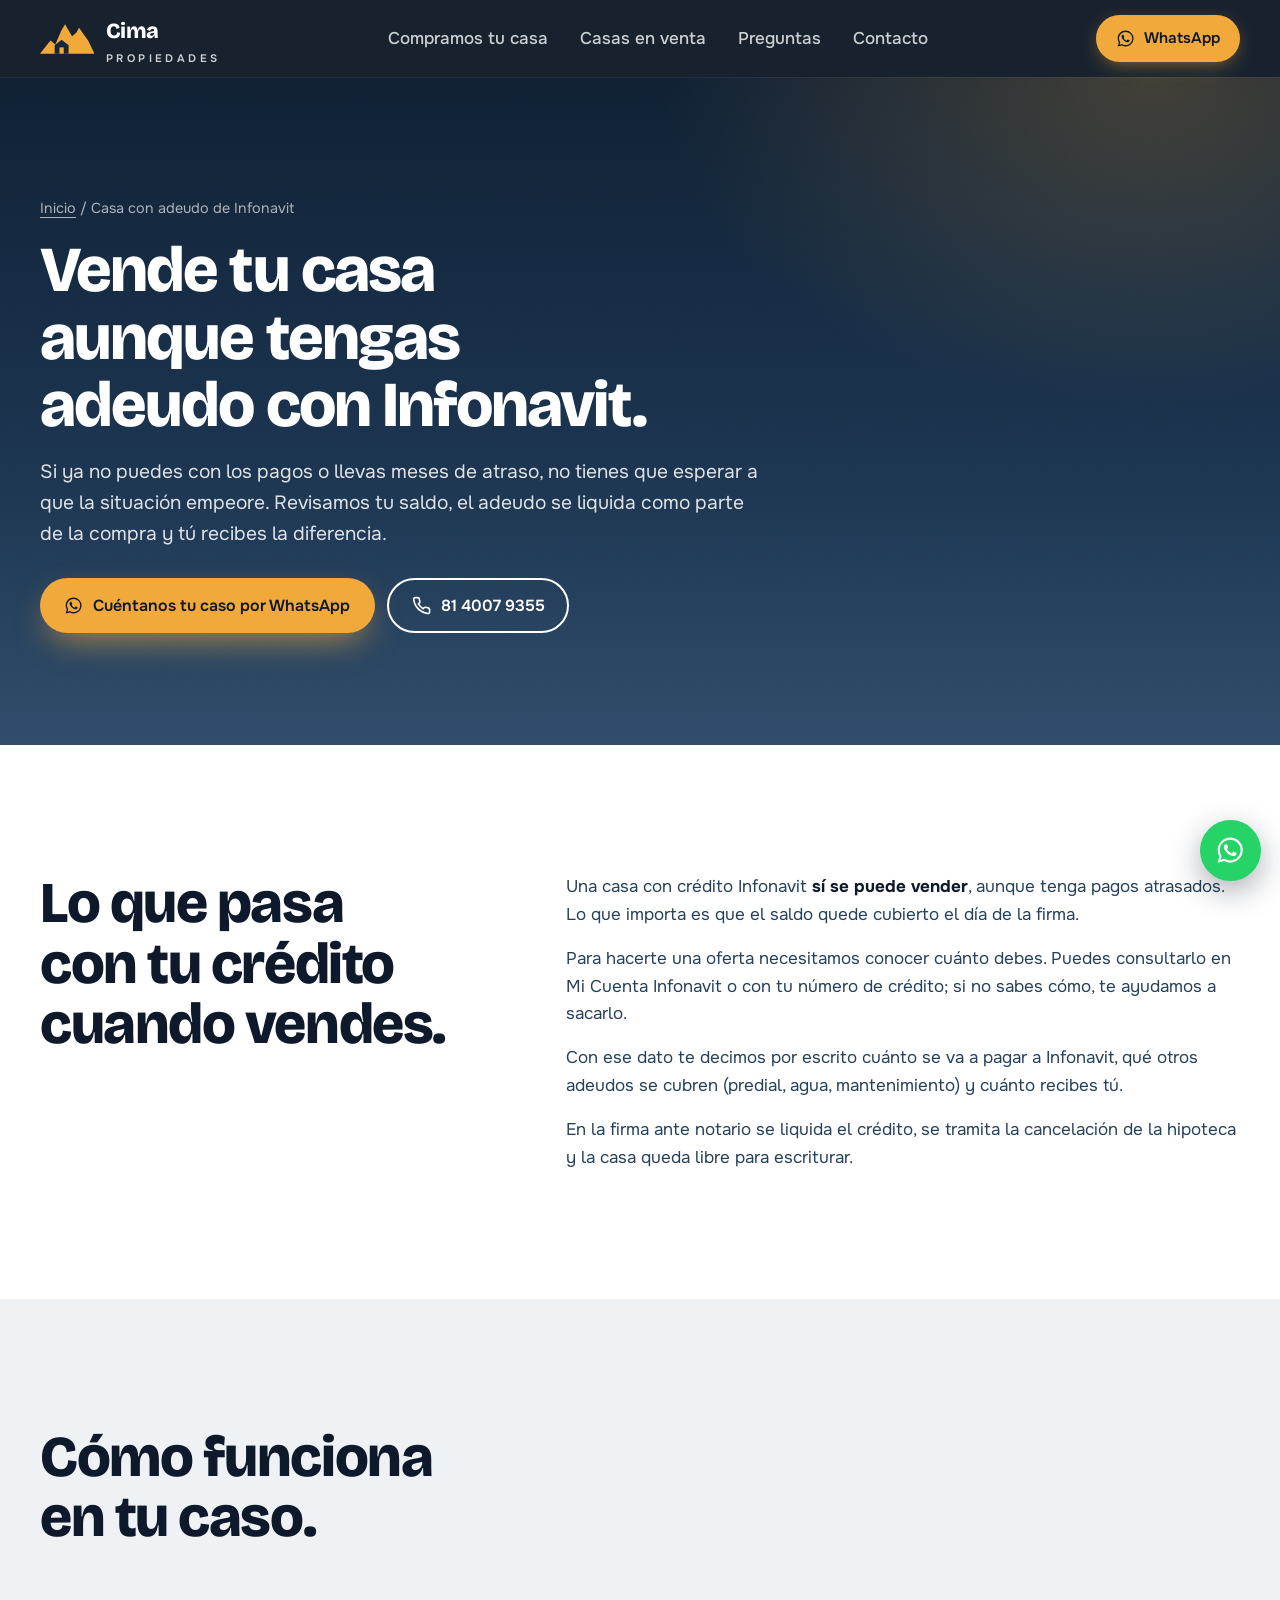
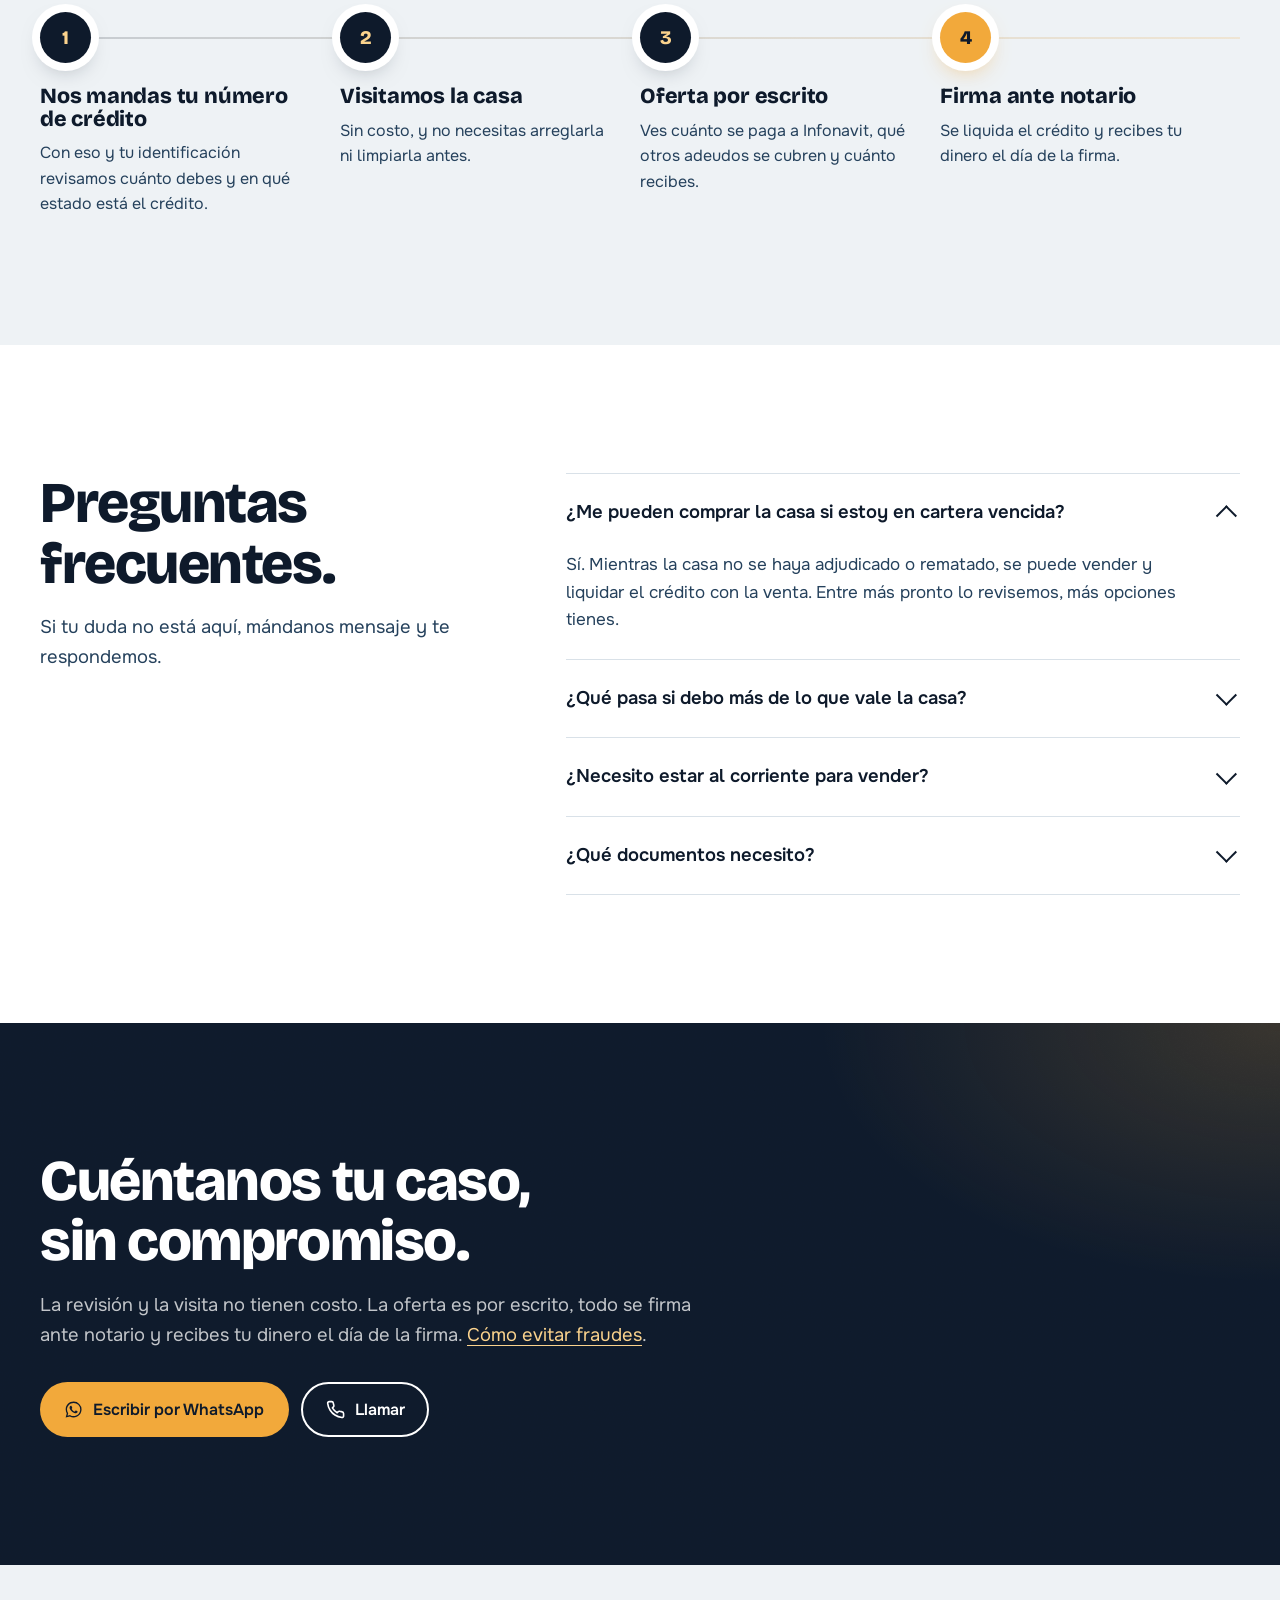
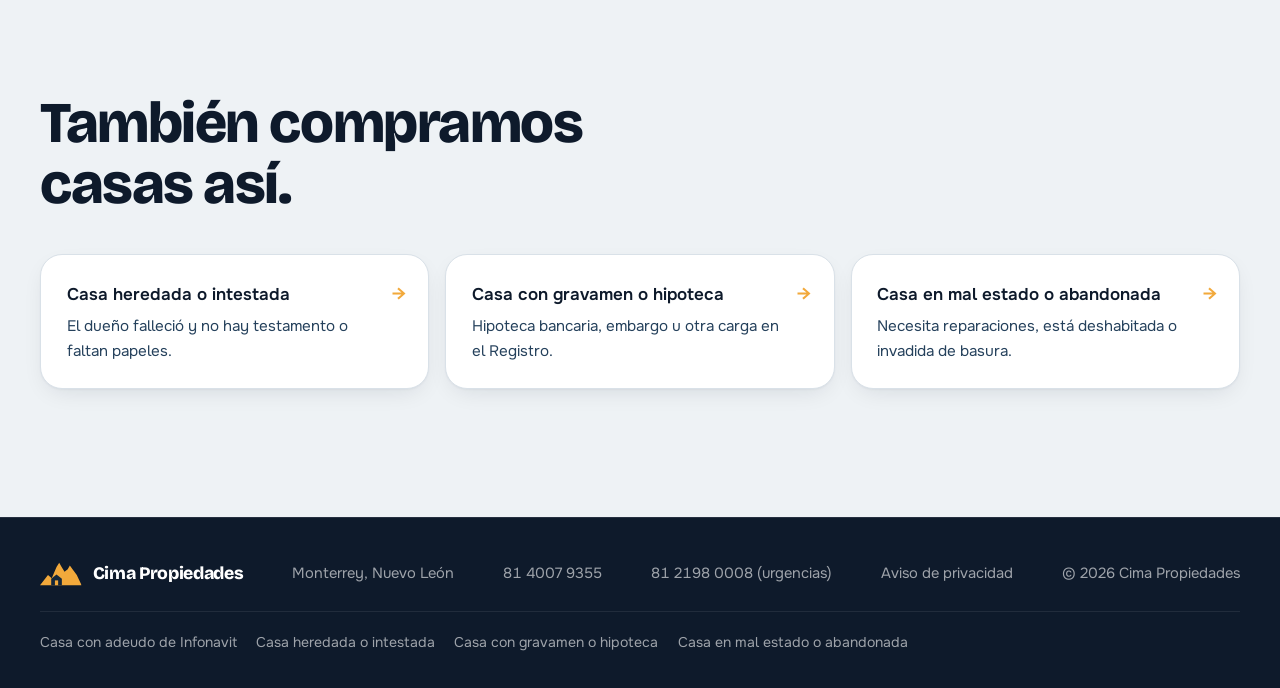
<file: vender-casa-con-adeudo-infonavit-monterrey.html>
<!DOCTYPE html>
<html lang="es-MX">
<head>
<meta charset="utf-8">
<meta name="viewport" content="width=device-width, initial-scale=1">
<title>Vender casa con adeudo de Infonavit en Monterrey | Cima Propiedades</title>
<meta name="description" content="¿Debes meses de Infonavit o ya no puedes pagar? Compramos tu casa en Monterrey y área metropolitana: el adeudo se liquida en la venta y tú recibes la diferencia ante notario.">
<meta property="og:title" content="Vender casa con adeudo de Infonavit en Monterrey | Cima Propiedades">
<meta property="og:description" content="¿Debes meses de Infonavit o ya no puedes pagar? Compramos tu casa en Monterrey y área metropolitana: el adeudo se liquida en la venta y tú recibes la diferencia ante notario.">
<meta property="og:type" content="website">
<meta property="og:locale" content="es_MX">
<meta name="theme-color" content="#14273B">
<meta property="og:image" content="https://cimapropiedades.com/og-imagen.png">
<meta property="og:url" content="https://cimapropiedades.com/vender-casa-con-adeudo-infonavit-monterrey">
<meta name="twitter:card" content="summary_large_image">
<link rel="apple-touch-icon" href="/icono-180.png">
<link rel="icon" href="/favicon.svg" type="image/svg+xml">
<link rel="preconnect" href="https://fonts.googleapis.com">
<link rel="preconnect" href="https://fonts.gstatic.com" crossorigin>
<link href="https://fonts.googleapis.com/css2?family=Bricolage+Grotesque:opsz,wght@12..96,400;12..96,600;12..96,800&family=Onest:wght@400;500;600&display=swap" rel="stylesheet">
<link rel="canonical" href="https://cimapropiedades.com/vender-casa-con-adeudo-infonavit-monterrey">
<link rel="stylesheet" href="/estilos.css">
<script type="application/ld+json">
{
 "@context": "https://schema.org",
 "@type": "FAQPage",
 "mainEntity": [
  {
   "@type": "Question",
   "name": "¿Me pueden comprar la casa si estoy en cartera vencida?",
   "acceptedAnswer": {
    "@type": "Answer",
    "text": "Sí. Mientras la casa no se haya adjudicado o rematado, se puede vender y liquidar el crédito con la venta. Entre más pronto lo revisemos, más opciones tienes."
   }
  },
  {
   "@type": "Question",
   "name": "¿Qué pasa si debo más de lo que vale la casa?",
   "acceptedAnswer": {
    "@type": "Answer",
    "text": "Te lo decimos con claridad desde la revisión. Hay casos en los que conviene otra solución, y prefieres saberlo antes de perder tiempo."
   }
  },
  {
   "@type": "Question",
   "name": "¿Necesito estar al corriente para vender?",
   "acceptedAnswer": {
    "@type": "Answer",
    "text": "No. Los meses atrasados forman parte del saldo que se liquida en la venta."
   }
  },
  {
   "@type": "Question",
   "name": "¿Qué documentos necesito?",
   "acceptedAnswer": {
    "@type": "Answer",
    "text": "Tu identificación, tu número de crédito Infonavit y lo que tengas de la casa (escrituras o recibos). Si falta algo, te decimos cómo conseguirlo."
   }
  }
 ]
}
</script>
</head>
<body>
<svg width="0" height="0" style="position:absolute" aria-hidden="true">
  <defs>
    <symbol id="i-wa" viewBox="0 0 24 24"><path fill="currentColor" d="M12.04 2C6.58 2 2.13 6.45 2.13 11.91c0 1.75.46 3.45 1.32 4.95L2.05 22l5.25-1.38a9.9 9.9 0 0 0 4.74 1.21h.01c5.46 0 9.91-4.45 9.91-9.91A9.85 9.85 0 0 0 12.04 2Zm0 18.15h-.01a8.23 8.23 0 0 1-4.19-1.15l-.3-.18-3.12.82.83-3.04-.2-.31a8.2 8.2 0 0 1-1.26-4.38c0-4.54 3.7-8.23 8.25-8.23a8.22 8.22 0 0 1 8.23 8.24c0 4.54-3.7 8.23-8.23 8.23Zm4.52-6.16c-.25-.12-1.47-.72-1.7-.81-.23-.08-.39-.12-.56.13-.16.25-.64.81-.79.97-.14.17-.29.19-.54.06-.25-.12-1.05-.39-1.99-1.23-.74-.66-1.23-1.47-1.38-1.72-.14-.25-.01-.38.11-.51.11-.11.25-.29.37-.44.13-.14.17-.25.25-.41.08-.17.04-.31-.02-.44-.06-.12-.56-1.34-.76-1.84-.2-.48-.41-.42-.56-.43h-.48a.92.92 0 0 0-.66.31c-.23.25-.87.85-.87 2.07 0 1.22.89 2.4 1.01 2.56.12.17 1.75 2.67 4.24 3.74.59.26 1.05.41 1.41.52.59.19 1.13.16 1.56.1.48-.07 1.47-.6 1.67-1.18.21-.58.21-1.07.15-1.18-.06-.1-.23-.16-.48-.29Z"/></symbol>
    <symbol id="i-tel" viewBox="0 0 24 24"><path fill="none" stroke="currentColor" stroke-width="2" stroke-linecap="round" stroke-linejoin="round" d="M22 16.9v3a2 2 0 0 1-2.2 2 19.8 19.8 0 0 1-8.6-3.1 19.5 19.5 0 0 1-6-6A19.8 19.8 0 0 1 2.1 4.2 2 2 0 0 1 4.1 2h3a2 2 0 0 1 2 1.7c.1 1 .4 1.9.7 2.8a2 2 0 0 1-.5 2.1L8 9.9a16 16 0 0 0 6 6l1.3-1.3a2 2 0 0 1 2.1-.4c.9.3 1.8.6 2.8.7a2 2 0 0 1 1.7 2Z"/></symbol>
    <symbol id="i-cima" viewBox="0 4 156 88"><path d="M0 90 L30 52 L44 64 L62 22 L72 6 L80 20 L92 40 L104 30 L112 16 L122 30 L138 52 L156 90 Z" fill="currentColor"/><path d="M42 90 V66 L62 50 L82 66 V90 Z" fill="#14273B"/><rect x="56" y="72" width="12" height="18" fill="currentColor"/></symbol>
  </defs>
</svg>

<header class="nav solida">
  <div class="envoltura">
    <a class="marca" href="/" aria-label="Cima Propiedades, inicio">
      <svg style="color:var(--ambar)"><use href="#i-cima"/></svg>
      <span>Cima<small>Propiedades</small></span>
    </a>
    <nav aria-label="Principal">
      <ul>
        <li><a href="/#compramos">Compramos tu casa</a></li>
        <li><a href="/propiedades">Casas en venta</a></li>
        <li><a href="#preguntas">Preguntas</a></li>
        <li><a href="/#contacto">Contacto</a></li>
      </ul>
    </nav>
    <a class="boton boton-ambar" href="https://wa.me/528140079355?text=Hola%2C%20tengo%20una%20casa%20con%20adeudo%20de%20Infonavit%20y%20quiero%20saber%20si%20me%20la%20pueden%20comprar." target="_blank" rel="noopener"><svg><use href="#i-wa"/></svg> WhatsApp</a>
  </div>
</header>

<main>
<section class="heroe-sub" aria-labelledby="t-h1">
  <div class="envoltura">
    <p class="miga"><a href="/">Inicio</a> / Casa con adeudo de Infonavit</p>
    <h1 id="t-h1">Vende tu casa aunque tengas adeudo con Infonavit.</h1>
    <p class="bajada">Si ya no puedes con los pagos o llevas meses de atraso, no tienes que esperar a que la situación empeore. Revisamos tu saldo, el adeudo se liquida como parte de la compra y tú recibes la diferencia.</p>
    <div class="acciones">
      <a class="boton boton-ambar" href="https://wa.me/528140079355?text=Hola%2C%20tengo%20una%20casa%20con%20adeudo%20de%20Infonavit%20y%20quiero%20saber%20si%20me%20la%20pueden%20comprar." target="_blank" rel="noopener"><svg><use href="#i-wa"/></svg> Cuéntanos tu caso por WhatsApp</a>
      <a class="boton boton-linea" href="tel:+528140079355"><svg><use href="#i-tel"/></svg> 81 4007 9355</a>
    </div>
  </div>
</section>

<section class="preguntas" aria-labelledby="t-texto">
  <div class="envoltura texto-largo">
    <h2 class="titulo-seccion" id="t-texto">Lo que pasa con tu crédito cuando vendes.</h2>
    <div class="cuerpo">
        <p>Una casa con crédito Infonavit <strong>sí se puede vender</strong>, aunque tenga pagos atrasados. Lo que importa es que el saldo quede cubierto el día de la firma.</p>
        <p>Para hacerte una oferta necesitamos conocer cuánto debes. Puedes consultarlo en Mi Cuenta Infonavit o con tu número de crédito; si no sabes cómo, te ayudamos a sacarlo.</p>
        <p>Con ese dato te decimos por escrito cuánto se va a pagar a Infonavit, qué otros adeudos se cubren (predial, agua, mantenimiento) y cuánto recibes tú.</p>
        <p>En la firma ante notario se liquida el crédito, se tramita la cancelación de la hipoteca y la casa queda libre para escriturar.</p>
    </div>
  </div>
</section>

<section class="proceso" style="background:var(--niebla)" aria-labelledby="t-pasos">
  <div class="envoltura">
    <h2 class="titulo-seccion" id="t-pasos">Cómo funciona en tu caso.</h2>
    <ol class="pasos">
      <li class="paso"><span class="num">1</span><h3>Nos mandas tu número de crédito</h3><p>Con eso y tu identificación revisamos cuánto debes y en qué estado está el crédito.</p></li>
      <li class="paso"><span class="num">2</span><h3>Visitamos la casa</h3><p>Sin costo, y no necesitas arreglarla ni limpiarla antes.</p></li>
      <li class="paso"><span class="num">3</span><h3>Oferta por escrito</h3><p>Ves cuánto se paga a Infonavit, qué otros adeudos se cubren y cuánto recibes.</p></li>
      <li class="paso"><span class="num">4</span><h3>Firma ante notario</h3><p>Se liquida el crédito y recibes tu dinero el día de la firma.</p></li>
    </ol>
  </div>
</section>

<section class="preguntas" id="preguntas" aria-labelledby="t-preguntas">
  <div class="envoltura preguntas-grid">
    <div>
      <h2 class="titulo-seccion" id="t-preguntas">Preguntas frecuentes.</h2>
      <p class="intro">Si tu duda no está aquí, mándanos mensaje y te respondemos.</p>
    </div>
    <div>
      <details open>
        <summary>¿Me pueden comprar la casa si estoy en cartera vencida?</summary>
        <p>Sí. Mientras la casa no se haya adjudicado o rematado, se puede vender y liquidar el crédito con la venta. Entre más pronto lo revisemos, más opciones tienes.</p>
      </details>
      <details>
        <summary>¿Qué pasa si debo más de lo que vale la casa?</summary>
        <p>Te lo decimos con claridad desde la revisión. Hay casos en los que conviene otra solución, y prefieres saberlo antes de perder tiempo.</p>
      </details>
      <details>
        <summary>¿Necesito estar al corriente para vender?</summary>
        <p>No. Los meses atrasados forman parte del saldo que se liquida en la venta.</p>
      </details>
      <details>
        <summary>¿Qué documentos necesito?</summary>
        <p>Tu identificación, tu número de crédito Infonavit y lo que tengas de la casa (escrituras o recibos). Si falta algo, te decimos cómo conseguirlo.</p>
      </details>
    </div>
  </div>
</section>

<section class="cierre" aria-labelledby="t-cierre">
  <div class="envoltura">
    <h2 class="titulo-seccion" id="t-cierre">Cuéntanos tu caso, sin compromiso.</h2>
    <p class="intro">La revisión y la visita no tienen costo. La oferta es por escrito, todo se firma ante notario y recibes tu dinero el día de la firma. <a href="/#confianza" style="color:var(--miel);text-underline-offset:4px">Cómo evitar fraudes</a>.</p>
    <div class="acciones">
      <a class="boton boton-ambar" href="https://wa.me/528140079355?text=Hola%2C%20tengo%20una%20casa%20con%20adeudo%20de%20Infonavit%20y%20quiero%20saber%20si%20me%20la%20pueden%20comprar." target="_blank" rel="noopener"><svg><use href="#i-wa"/></svg> Escribir por WhatsApp</a>
      <a class="boton boton-linea" href="tel:+528140079355"><svg><use href="#i-tel"/></svg> Llamar</a>
    </div>
  </div>
</section>

<section class="otras" aria-labelledby="t-otras">
  <div class="envoltura">
    <h2 class="titulo-seccion" id="t-otras">También compramos casas así.</h2>
    <div class="otras-grid">
      <a href="/vender-casa-intestada-herencia-monterrey">Casa heredada o intestada<span>El dueño falleció y no hay testamento o faltan papeles.</span></a>
      <a href="/vender-casa-con-gravamen-monterrey">Casa con gravamen o hipoteca<span>Hipoteca bancaria, embargo u otra carga en el Registro.</span></a>
      <a href="/vender-casa-en-mal-estado-monterrey">Casa en mal estado o abandonada<span>Necesita reparaciones, está deshabitada o invadida de basura.</span></a>
    </div>
  </div>
</section>
</main>

<footer>
  <div class="envoltura">
    <a class="marca" href="/"><svg style="color:var(--ambar)"><use href="#i-cima"/></svg>Cima Propiedades</a>
    <span>Monterrey, Nuevo León</span><a href="tel:+528140079355">81 4007 9355</a><a href="tel:+528121980008">81 2198 0008 (urgencias)</a><a href="/aviso-de-privacidad">Aviso de privacidad</a>
    <span>© 2026 Cima Propiedades</span><span data-cima="legal" hidden></span>
    <nav aria-label="Situaciones"><a href="/vender-casa-con-adeudo-infonavit-monterrey">Casa con adeudo de Infonavit</a><a href="/vender-casa-intestada-herencia-monterrey">Casa heredada o intestada</a><a href="/vender-casa-con-gravamen-monterrey">Casa con gravamen o hipoteca</a><a href="/vender-casa-en-mal-estado-monterrey">Casa en mal estado o abandonada</a></nav>
  </div>
</footer>

<a class="flotante" href="https://wa.me/528140079355?text=Hola%2C%20tengo%20una%20casa%20con%20adeudo%20de%20Infonavit%20y%20quiero%20saber%20si%20me%20la%20pueden%20comprar." target="_blank" rel="noopener" aria-label="Escríbenos por WhatsApp"><svg><use href="#i-wa"/></svg></a>
<script src="/datos.js"></script>
<script src="/sitio.js"></script>
</body>
</html>
</file>
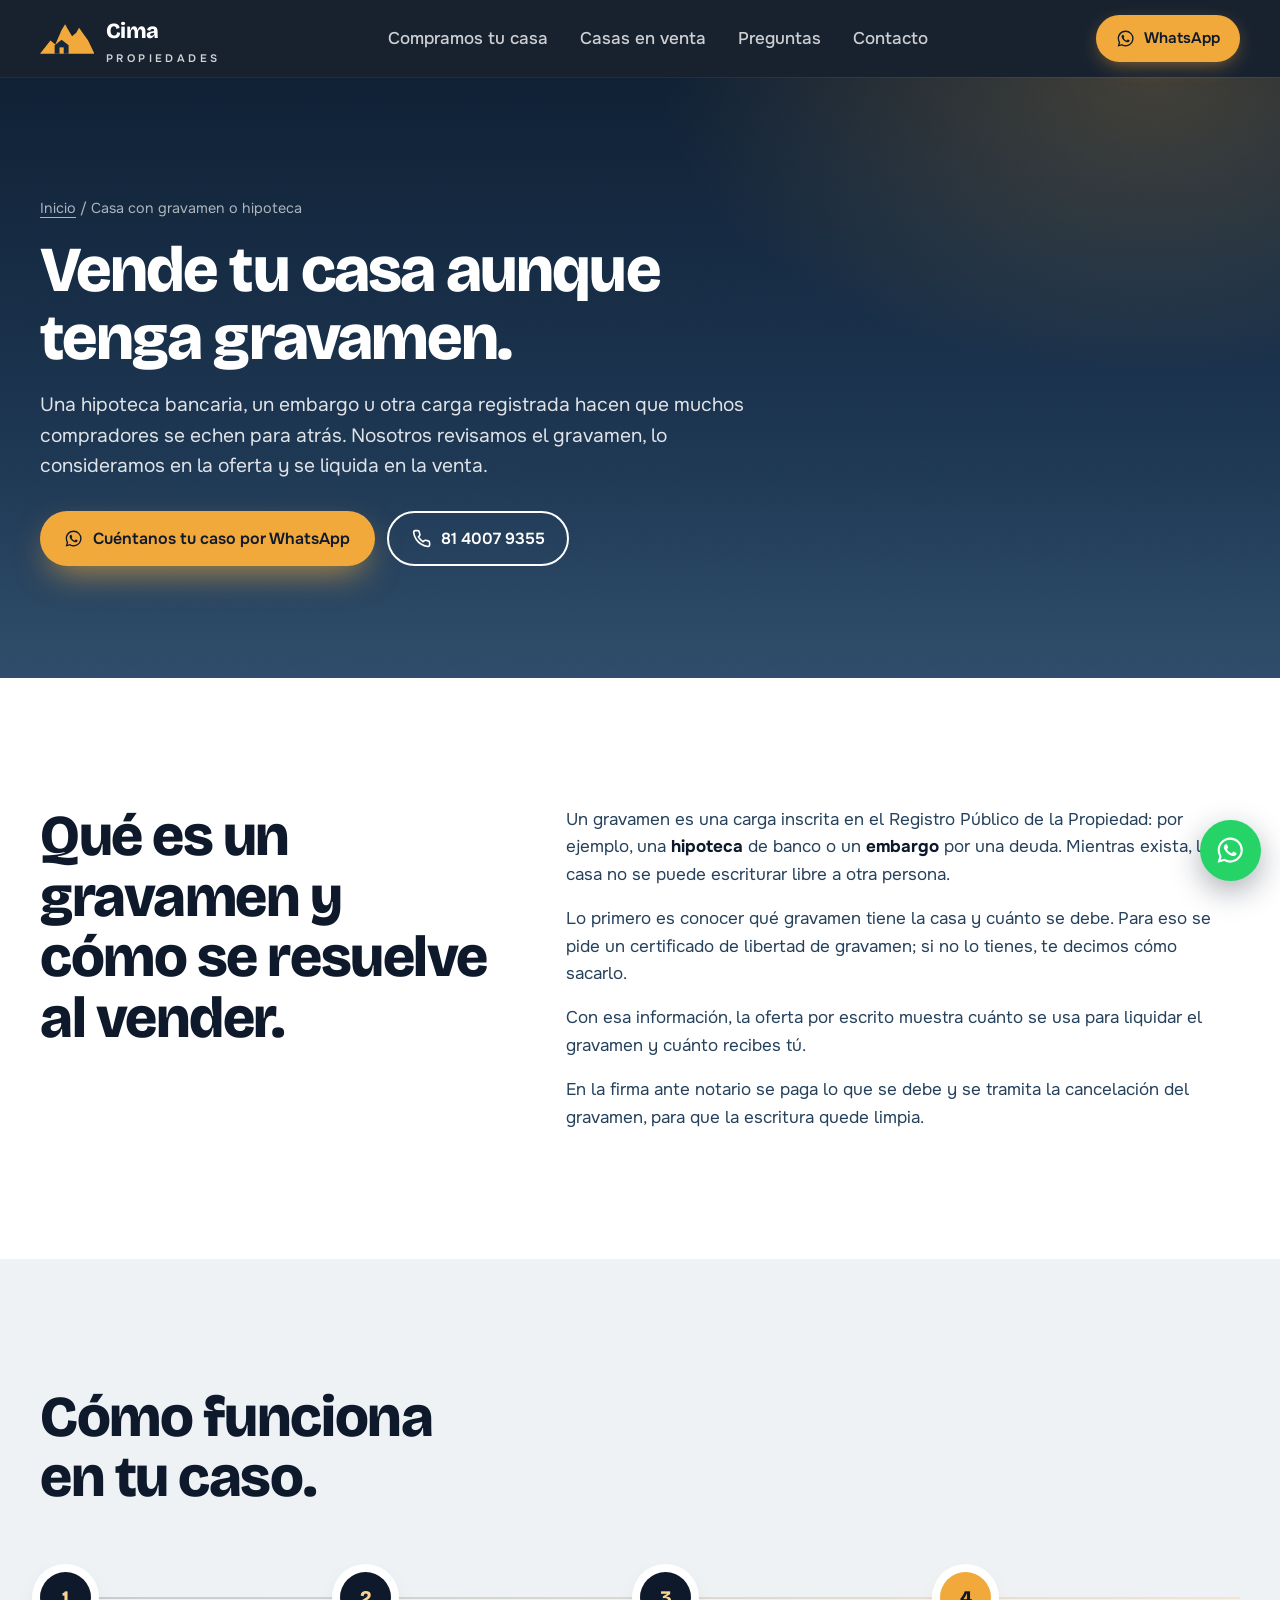
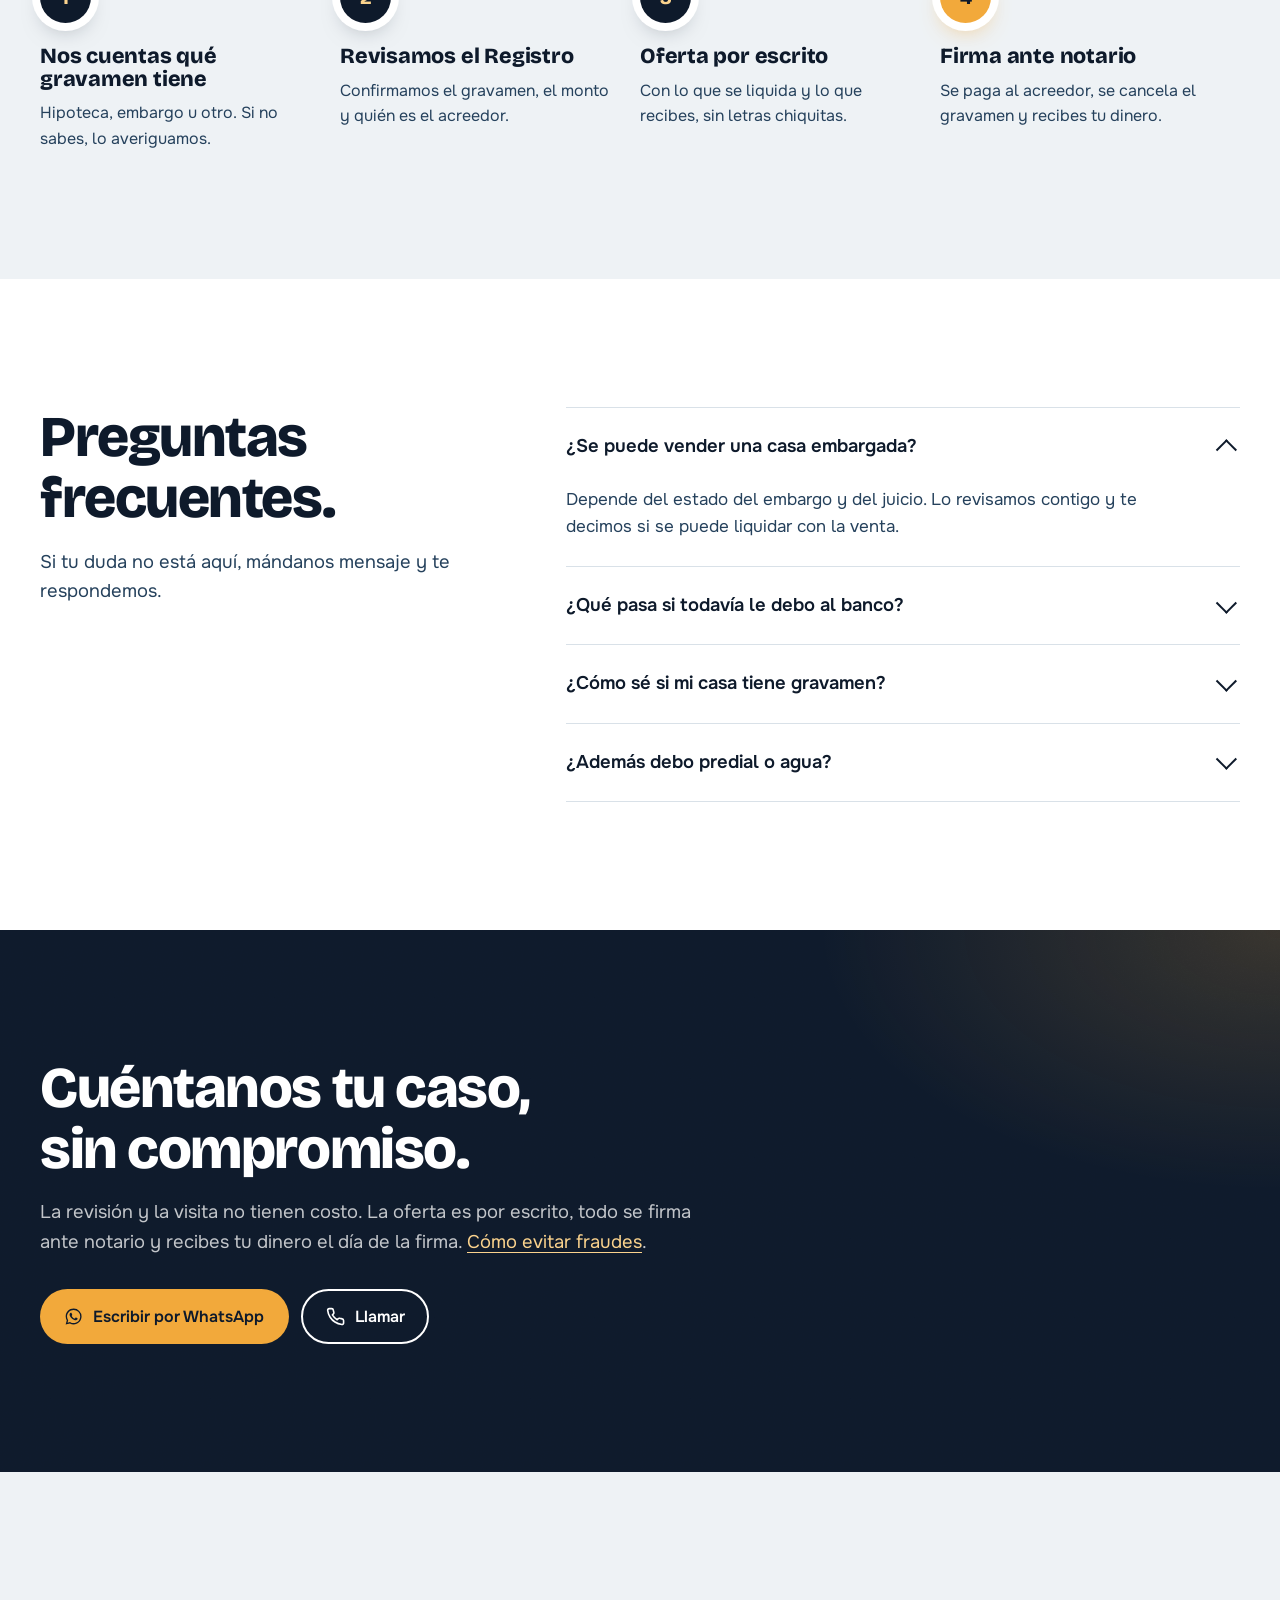
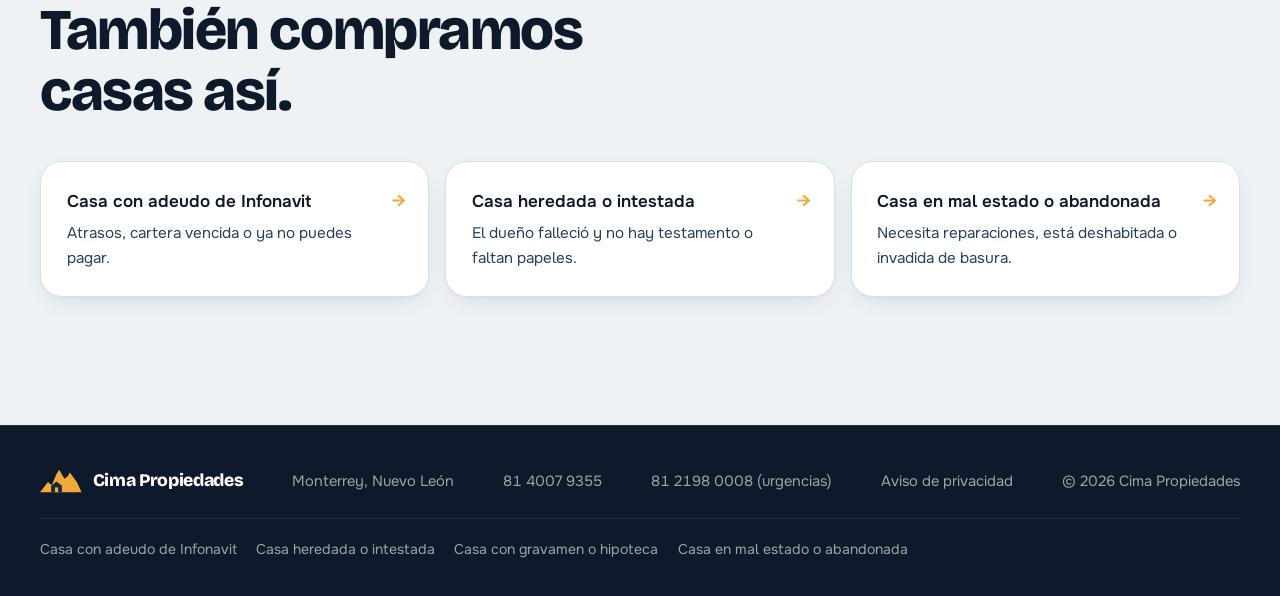
<file: vender-casa-con-gravamen-monterrey.html>
<!DOCTYPE html>
<html lang="es-MX">
<head>
<meta charset="utf-8">
<meta name="viewport" content="width=device-width, initial-scale=1">
<title>Vender casa con gravamen o hipoteca en Monterrey | Cima Propiedades</title>
<meta name="description" content="¿Tu casa tiene hipoteca, embargo u otro gravamen? Te compramos la casa en Monterrey y área metropolitana: el gravamen se liquida en la venta y se cancela ante notario.">
<meta property="og:title" content="Vender casa con gravamen o hipoteca en Monterrey | Cima Propiedades">
<meta property="og:description" content="¿Tu casa tiene hipoteca, embargo u otro gravamen? Te compramos la casa en Monterrey y área metropolitana: el gravamen se liquida en la venta y se cancela ante notario.">
<meta property="og:type" content="website">
<meta property="og:locale" content="es_MX">
<meta name="theme-color" content="#14273B">
<meta property="og:image" content="https://cimapropiedades.com/og-imagen.png">
<meta property="og:url" content="https://cimapropiedades.com/vender-casa-con-gravamen-monterrey">
<meta name="twitter:card" content="summary_large_image">
<link rel="apple-touch-icon" href="/icono-180.png">
<link rel="icon" href="/favicon.svg" type="image/svg+xml">
<link rel="preconnect" href="https://fonts.googleapis.com">
<link rel="preconnect" href="https://fonts.gstatic.com" crossorigin>
<link href="https://fonts.googleapis.com/css2?family=Bricolage+Grotesque:opsz,wght@12..96,400;12..96,600;12..96,800&family=Onest:wght@400;500;600&display=swap" rel="stylesheet">
<link rel="canonical" href="https://cimapropiedades.com/vender-casa-con-gravamen-monterrey">
<link rel="stylesheet" href="/estilos.css">
<script type="application/ld+json">
{
 "@context": "https://schema.org",
 "@type": "FAQPage",
 "mainEntity": [
  {
   "@type": "Question",
   "name": "¿Se puede vender una casa embargada?",
   "acceptedAnswer": {
    "@type": "Answer",
    "text": "Depende del estado del embargo y del juicio. Lo revisamos contigo y te decimos si se puede liquidar con la venta."
   }
  },
  {
   "@type": "Question",
   "name": "¿Qué pasa si todavía le debo al banco?",
   "acceptedAnswer": {
    "@type": "Answer",
    "text": "El saldo de la hipoteca se liquida el día de la firma y el banco emite la carta para cancelar el gravamen."
   }
  },
  {
   "@type": "Question",
   "name": "¿Cómo sé si mi casa tiene gravamen?",
   "acceptedAnswer": {
    "@type": "Answer",
    "text": "Con un certificado de libertad de gravamen del Registro Público. Si no lo tienes, te explicamos cómo pedirlo."
   }
  },
  {
   "@type": "Question",
   "name": "¿Además debo predial o agua?",
   "acceptedAnswer": {
    "@type": "Answer",
    "text": "También se consideran en la oferta y se liquidan antes de firmar."
   }
  }
 ]
}
</script>
</head>
<body>
<svg width="0" height="0" style="position:absolute" aria-hidden="true">
  <defs>
    <symbol id="i-wa" viewBox="0 0 24 24"><path fill="currentColor" d="M12.04 2C6.58 2 2.13 6.45 2.13 11.91c0 1.75.46 3.45 1.32 4.95L2.05 22l5.25-1.38a9.9 9.9 0 0 0 4.74 1.21h.01c5.46 0 9.91-4.45 9.91-9.91A9.85 9.85 0 0 0 12.04 2Zm0 18.15h-.01a8.23 8.23 0 0 1-4.19-1.15l-.3-.18-3.12.82.83-3.04-.2-.31a8.2 8.2 0 0 1-1.26-4.38c0-4.54 3.7-8.23 8.25-8.23a8.22 8.22 0 0 1 8.23 8.24c0 4.54-3.7 8.23-8.23 8.23Zm4.52-6.16c-.25-.12-1.47-.72-1.7-.81-.23-.08-.39-.12-.56.13-.16.25-.64.81-.79.97-.14.17-.29.19-.54.06-.25-.12-1.05-.39-1.99-1.23-.74-.66-1.23-1.47-1.38-1.72-.14-.25-.01-.38.11-.51.11-.11.25-.29.37-.44.13-.14.17-.25.25-.41.08-.17.04-.31-.02-.44-.06-.12-.56-1.34-.76-1.84-.2-.48-.41-.42-.56-.43h-.48a.92.92 0 0 0-.66.31c-.23.25-.87.85-.87 2.07 0 1.22.89 2.4 1.01 2.56.12.17 1.75 2.67 4.24 3.74.59.26 1.05.41 1.41.52.59.19 1.13.16 1.56.1.48-.07 1.47-.6 1.67-1.18.21-.58.21-1.07.15-1.18-.06-.1-.23-.16-.48-.29Z"/></symbol>
    <symbol id="i-tel" viewBox="0 0 24 24"><path fill="none" stroke="currentColor" stroke-width="2" stroke-linecap="round" stroke-linejoin="round" d="M22 16.9v3a2 2 0 0 1-2.2 2 19.8 19.8 0 0 1-8.6-3.1 19.5 19.5 0 0 1-6-6A19.8 19.8 0 0 1 2.1 4.2 2 2 0 0 1 4.1 2h3a2 2 0 0 1 2 1.7c.1 1 .4 1.9.7 2.8a2 2 0 0 1-.5 2.1L8 9.9a16 16 0 0 0 6 6l1.3-1.3a2 2 0 0 1 2.1-.4c.9.3 1.8.6 2.8.7a2 2 0 0 1 1.7 2Z"/></symbol>
    <symbol id="i-cima" viewBox="0 4 156 88"><path d="M0 90 L30 52 L44 64 L62 22 L72 6 L80 20 L92 40 L104 30 L112 16 L122 30 L138 52 L156 90 Z" fill="currentColor"/><path d="M42 90 V66 L62 50 L82 66 V90 Z" fill="#14273B"/><rect x="56" y="72" width="12" height="18" fill="currentColor"/></symbol>
  </defs>
</svg>

<header class="nav solida">
  <div class="envoltura">
    <a class="marca" href="/" aria-label="Cima Propiedades, inicio">
      <svg style="color:var(--ambar)"><use href="#i-cima"/></svg>
      <span>Cima<small>Propiedades</small></span>
    </a>
    <nav aria-label="Principal">
      <ul>
        <li><a href="/#compramos">Compramos tu casa</a></li>
        <li><a href="/propiedades">Casas en venta</a></li>
        <li><a href="#preguntas">Preguntas</a></li>
        <li><a href="/#contacto">Contacto</a></li>
      </ul>
    </nav>
    <a class="boton boton-ambar" href="https://wa.me/528140079355?text=Hola%2C%20mi%20casa%20tiene%20un%20gravamen%20%28o%20hipoteca%29%20y%20quiero%20saber%20si%20me%20la%20pueden%20comprar." target="_blank" rel="noopener"><svg><use href="#i-wa"/></svg> WhatsApp</a>
  </div>
</header>

<main>
<section class="heroe-sub" aria-labelledby="t-h1">
  <div class="envoltura">
    <p class="miga"><a href="/">Inicio</a> / Casa con gravamen o hipoteca</p>
    <h1 id="t-h1">Vende tu casa aunque tenga gravamen.</h1>
    <p class="bajada">Una hipoteca bancaria, un embargo u otra carga registrada hacen que muchos compradores se echen para atrás. Nosotros revisamos el gravamen, lo consideramos en la oferta y se liquida en la venta.</p>
    <div class="acciones">
      <a class="boton boton-ambar" href="https://wa.me/528140079355?text=Hola%2C%20mi%20casa%20tiene%20un%20gravamen%20%28o%20hipoteca%29%20y%20quiero%20saber%20si%20me%20la%20pueden%20comprar." target="_blank" rel="noopener"><svg><use href="#i-wa"/></svg> Cuéntanos tu caso por WhatsApp</a>
      <a class="boton boton-linea" href="tel:+528140079355"><svg><use href="#i-tel"/></svg> 81 4007 9355</a>
    </div>
  </div>
</section>

<section class="preguntas" aria-labelledby="t-texto">
  <div class="envoltura texto-largo">
    <h2 class="titulo-seccion" id="t-texto">Qué es un gravamen y cómo se resuelve al vender.</h2>
    <div class="cuerpo">
        <p>Un gravamen es una carga inscrita en el Registro Público de la Propiedad: por ejemplo, una <strong>hipoteca</strong> de banco o un <strong>embargo</strong> por una deuda. Mientras exista, la casa no se puede escriturar libre a otra persona.</p>
        <p>Lo primero es conocer qué gravamen tiene la casa y cuánto se debe. Para eso se pide un certificado de libertad de gravamen; si no lo tienes, te decimos cómo sacarlo.</p>
        <p>Con esa información, la oferta por escrito muestra cuánto se usa para liquidar el gravamen y cuánto recibes tú.</p>
        <p>En la firma ante notario se paga lo que se debe y se tramita la cancelación del gravamen, para que la escritura quede limpia.</p>
    </div>
  </div>
</section>

<section class="proceso" style="background:var(--niebla)" aria-labelledby="t-pasos">
  <div class="envoltura">
    <h2 class="titulo-seccion" id="t-pasos">Cómo funciona en tu caso.</h2>
    <ol class="pasos">
      <li class="paso"><span class="num">1</span><h3>Nos cuentas qué gravamen tiene</h3><p>Hipoteca, embargo u otro. Si no sabes, lo averiguamos.</p></li>
      <li class="paso"><span class="num">2</span><h3>Revisamos el Registro</h3><p>Confirmamos el gravamen, el monto y quién es el acreedor.</p></li>
      <li class="paso"><span class="num">3</span><h3>Oferta por escrito</h3><p>Con lo que se liquida y lo que recibes, sin letras chiquitas.</p></li>
      <li class="paso"><span class="num">4</span><h3>Firma ante notario</h3><p>Se paga al acreedor, se cancela el gravamen y recibes tu dinero.</p></li>
    </ol>
  </div>
</section>

<section class="preguntas" id="preguntas" aria-labelledby="t-preguntas">
  <div class="envoltura preguntas-grid">
    <div>
      <h2 class="titulo-seccion" id="t-preguntas">Preguntas frecuentes.</h2>
      <p class="intro">Si tu duda no está aquí, mándanos mensaje y te respondemos.</p>
    </div>
    <div>
      <details open>
        <summary>¿Se puede vender una casa embargada?</summary>
        <p>Depende del estado del embargo y del juicio. Lo revisamos contigo y te decimos si se puede liquidar con la venta.</p>
      </details>
      <details>
        <summary>¿Qué pasa si todavía le debo al banco?</summary>
        <p>El saldo de la hipoteca se liquida el día de la firma y el banco emite la carta para cancelar el gravamen.</p>
      </details>
      <details>
        <summary>¿Cómo sé si mi casa tiene gravamen?</summary>
        <p>Con un certificado de libertad de gravamen del Registro Público. Si no lo tienes, te explicamos cómo pedirlo.</p>
      </details>
      <details>
        <summary>¿Además debo predial o agua?</summary>
        <p>También se consideran en la oferta y se liquidan antes de firmar.</p>
      </details>
    </div>
  </div>
</section>

<section class="cierre" aria-labelledby="t-cierre">
  <div class="envoltura">
    <h2 class="titulo-seccion" id="t-cierre">Cuéntanos tu caso, sin compromiso.</h2>
    <p class="intro">La revisión y la visita no tienen costo. La oferta es por escrito, todo se firma ante notario y recibes tu dinero el día de la firma. <a href="/#confianza" style="color:var(--miel);text-underline-offset:4px">Cómo evitar fraudes</a>.</p>
    <div class="acciones">
      <a class="boton boton-ambar" href="https://wa.me/528140079355?text=Hola%2C%20mi%20casa%20tiene%20un%20gravamen%20%28o%20hipoteca%29%20y%20quiero%20saber%20si%20me%20la%20pueden%20comprar." target="_blank" rel="noopener"><svg><use href="#i-wa"/></svg> Escribir por WhatsApp</a>
      <a class="boton boton-linea" href="tel:+528140079355"><svg><use href="#i-tel"/></svg> Llamar</a>
    </div>
  </div>
</section>

<section class="otras" aria-labelledby="t-otras">
  <div class="envoltura">
    <h2 class="titulo-seccion" id="t-otras">También compramos casas así.</h2>
    <div class="otras-grid">
      <a href="/vender-casa-con-adeudo-infonavit-monterrey">Casa con adeudo de Infonavit<span>Atrasos, cartera vencida o ya no puedes pagar.</span></a>
      <a href="/vender-casa-intestada-herencia-monterrey">Casa heredada o intestada<span>El dueño falleció y no hay testamento o faltan papeles.</span></a>
      <a href="/vender-casa-en-mal-estado-monterrey">Casa en mal estado o abandonada<span>Necesita reparaciones, está deshabitada o invadida de basura.</span></a>
    </div>
  </div>
</section>
</main>

<footer>
  <div class="envoltura">
    <a class="marca" href="/"><svg style="color:var(--ambar)"><use href="#i-cima"/></svg>Cima Propiedades</a>
    <span>Monterrey, Nuevo León</span><a href="tel:+528140079355">81 4007 9355</a><a href="tel:+528121980008">81 2198 0008 (urgencias)</a><a href="/aviso-de-privacidad">Aviso de privacidad</a>
    <span>© 2026 Cima Propiedades</span><span data-cima="legal" hidden></span>
    <nav aria-label="Situaciones"><a href="/vender-casa-con-adeudo-infonavit-monterrey">Casa con adeudo de Infonavit</a><a href="/vender-casa-intestada-herencia-monterrey">Casa heredada o intestada</a><a href="/vender-casa-con-gravamen-monterrey">Casa con gravamen o hipoteca</a><a href="/vender-casa-en-mal-estado-monterrey">Casa en mal estado o abandonada</a></nav>
  </div>
</footer>

<a class="flotante" href="https://wa.me/528140079355?text=Hola%2C%20mi%20casa%20tiene%20un%20gravamen%20%28o%20hipoteca%29%20y%20quiero%20saber%20si%20me%20la%20pueden%20comprar." target="_blank" rel="noopener" aria-label="Escríbenos por WhatsApp"><svg><use href="#i-wa"/></svg></a>
<script src="/datos.js"></script>
<script src="/sitio.js"></script>
</body>
</html>
</file>
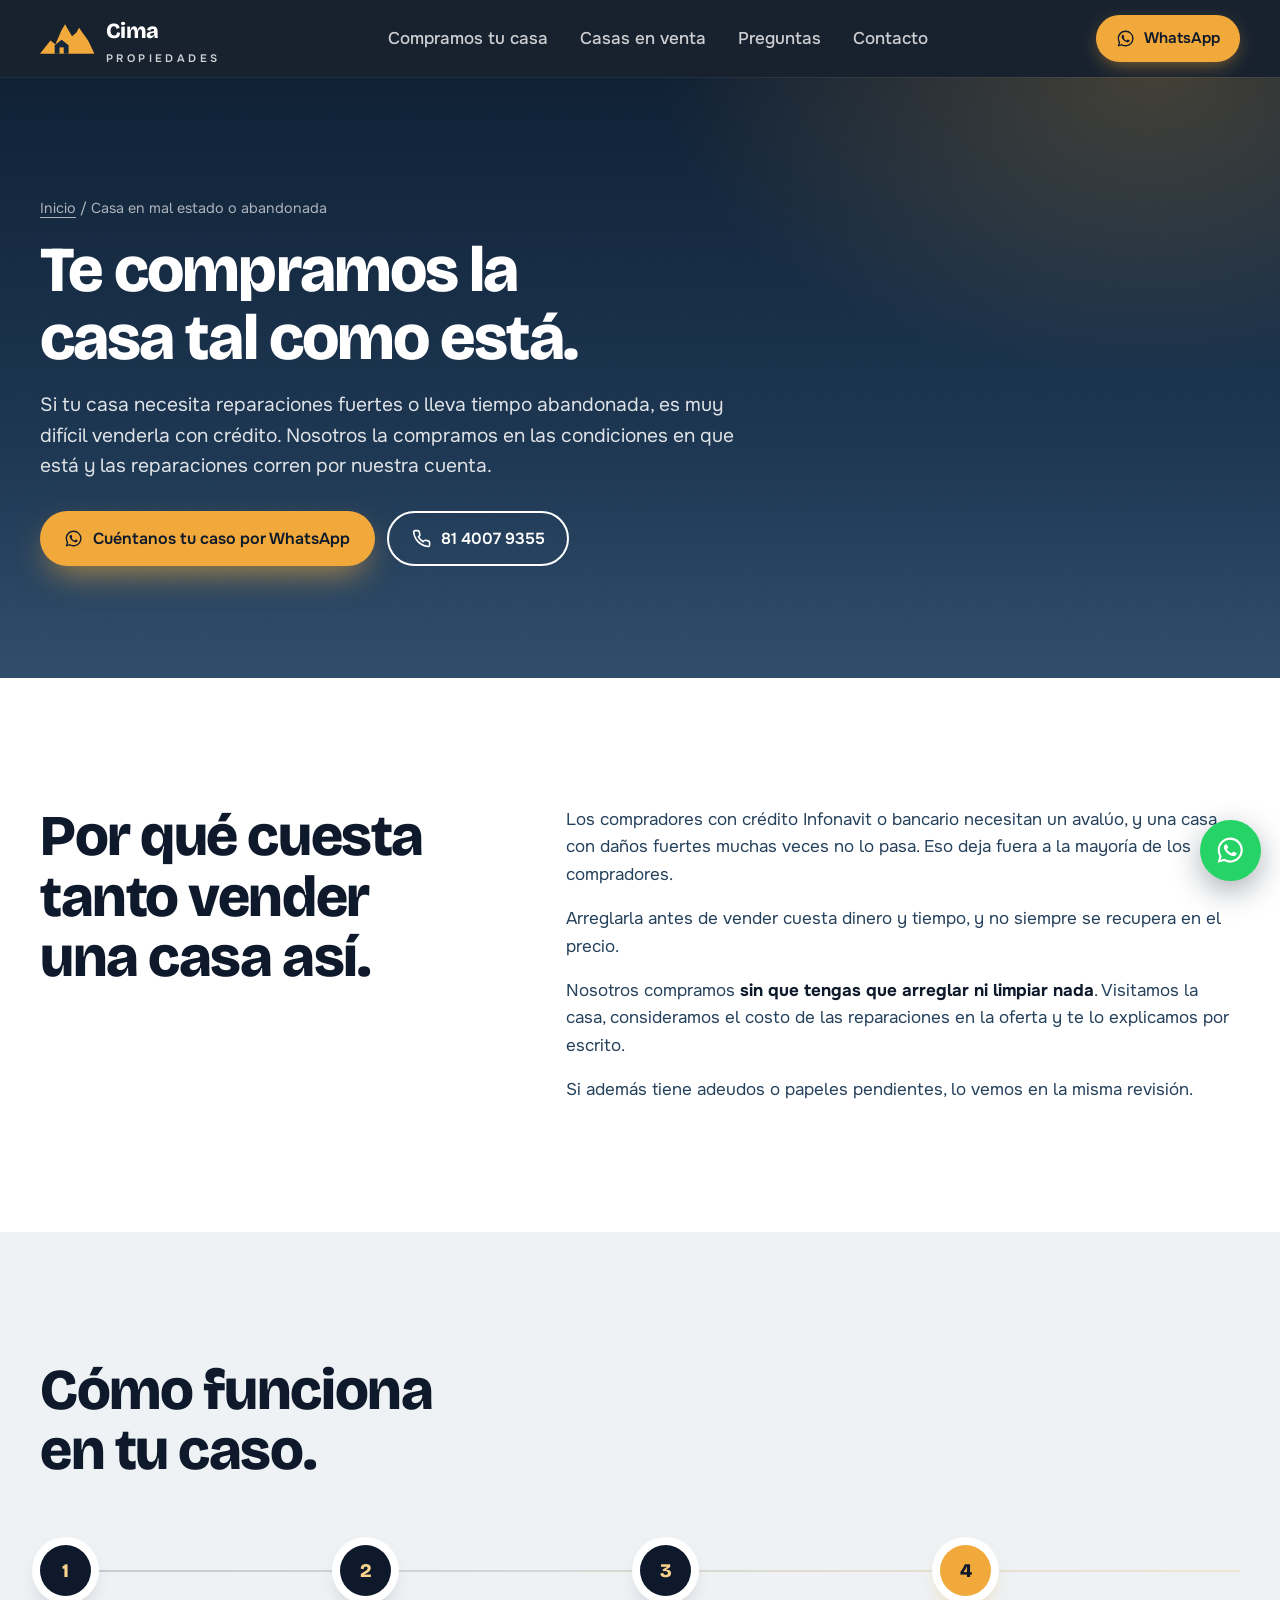
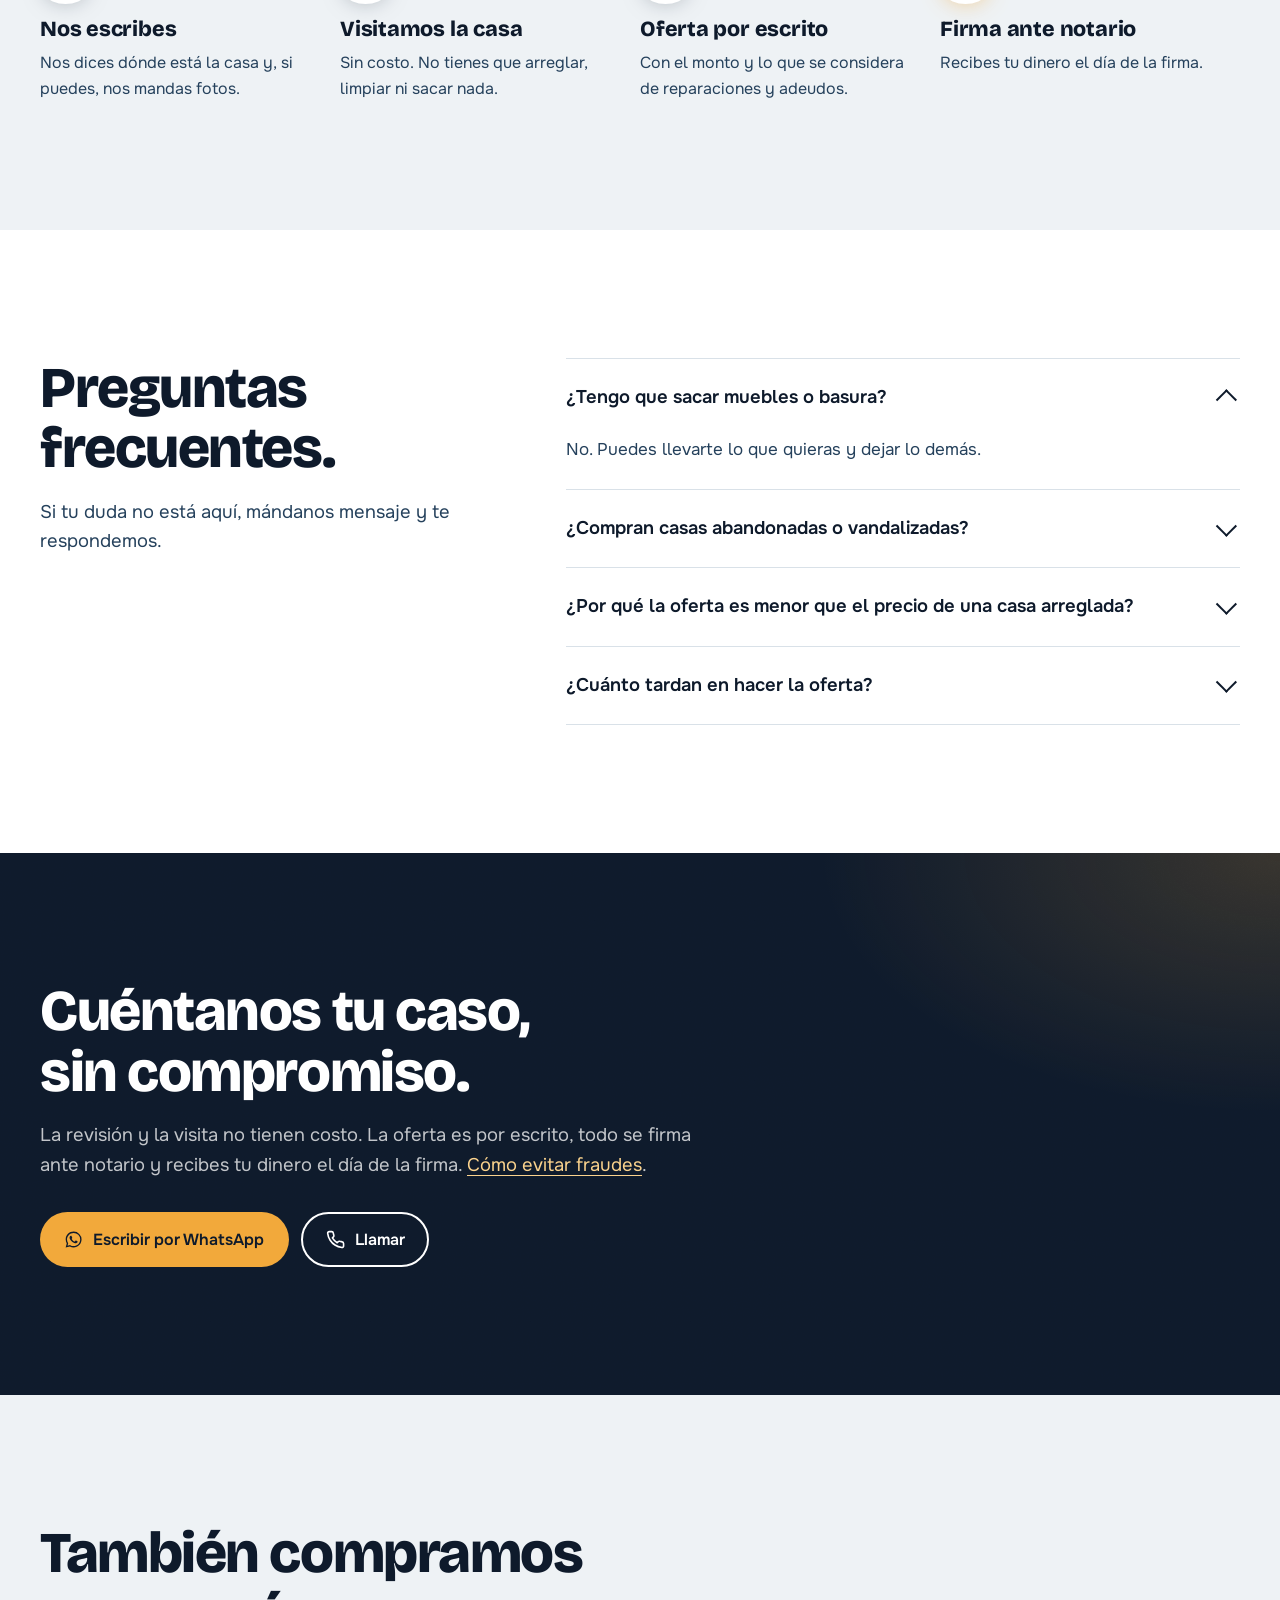
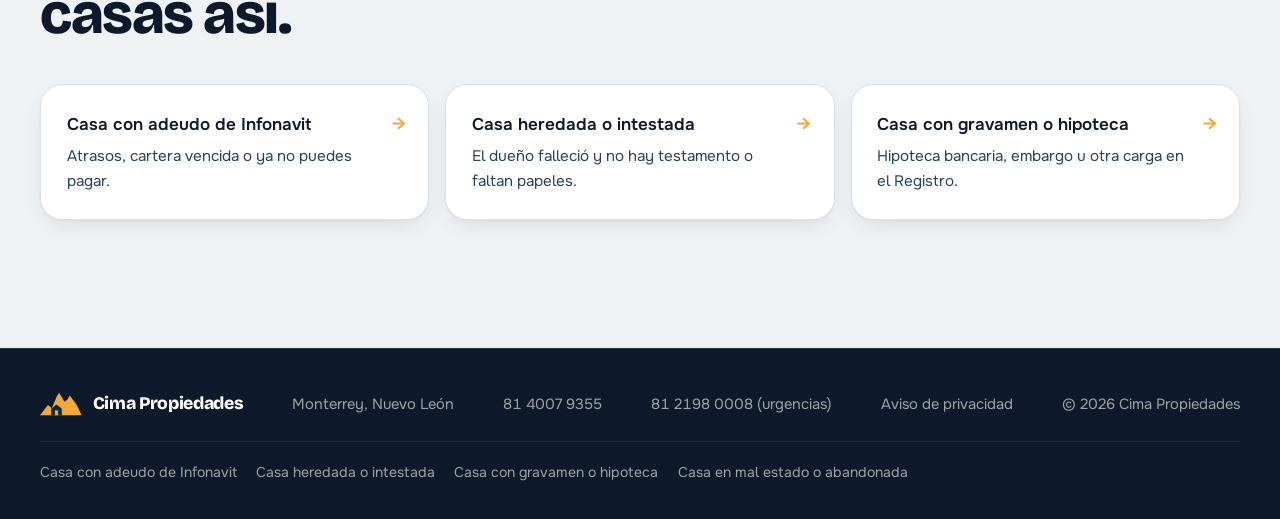
<file: vender-casa-en-mal-estado-monterrey.html>
<!DOCTYPE html>
<html lang="es-MX">
<head>
<meta charset="utf-8">
<meta name="viewport" content="width=device-width, initial-scale=1">
<title>Vender casa en mal estado o abandonada en Monterrey | Cima Propiedades</title>
<meta name="description" content="¿Tu casa necesita reparaciones o está abandonada? La compramos tal como está en Monterrey y área metropolitana. Sin arreglarla, sin limpiarla y con firma ante notario.">
<meta property="og:title" content="Vender casa en mal estado o abandonada en Monterrey | Cima Propiedades">
<meta property="og:description" content="¿Tu casa necesita reparaciones o está abandonada? La compramos tal como está en Monterrey y área metropolitana. Sin arreglarla, sin limpiarla y con firma ante notario.">
<meta property="og:type" content="website">
<meta property="og:locale" content="es_MX">
<meta name="theme-color" content="#14273B">
<meta property="og:image" content="https://cimapropiedades.com/og-imagen.png">
<meta property="og:url" content="https://cimapropiedades.com/vender-casa-en-mal-estado-monterrey">
<meta name="twitter:card" content="summary_large_image">
<link rel="apple-touch-icon" href="/icono-180.png">
<link rel="icon" href="/favicon.svg" type="image/svg+xml">
<link rel="preconnect" href="https://fonts.googleapis.com">
<link rel="preconnect" href="https://fonts.gstatic.com" crossorigin>
<link href="https://fonts.googleapis.com/css2?family=Bricolage+Grotesque:opsz,wght@12..96,400;12..96,600;12..96,800&family=Onest:wght@400;500;600&display=swap" rel="stylesheet">
<link rel="canonical" href="https://cimapropiedades.com/vender-casa-en-mal-estado-monterrey">
<link rel="stylesheet" href="/estilos.css">
<script type="application/ld+json">
{
 "@context": "https://schema.org",
 "@type": "FAQPage",
 "mainEntity": [
  {
   "@type": "Question",
   "name": "¿Tengo que sacar muebles o basura?",
   "acceptedAnswer": {
    "@type": "Answer",
    "text": "No. Puedes llevarte lo que quieras y dejar lo demás."
   }
  },
  {
   "@type": "Question",
   "name": "¿Compran casas abandonadas o vandalizadas?",
   "acceptedAnswer": {
    "@type": "Answer",
    "text": "Sí, siempre que se pueda acreditar quién es el dueño. Si los papeles no están completos, lo revisamos contigo."
   }
  },
  {
   "@type": "Question",
   "name": "¿Por qué la oferta es menor que el precio de una casa arreglada?",
   "acceptedAnswer": {
    "@type": "Answer",
    "text": "Porque considera el costo de reparar la casa y el tiempo para venderla después. Te mostramos los números para que decidas con claridad."
   }
  },
  {
   "@type": "Question",
   "name": "¿Cuánto tardan en hacer la oferta?",
   "acceptedAnswer": {
    "@type": "Answer",
    "text": "Después de la visita y de revisar los papeles. Te damos un tiempo estimado desde el primer contacto."
   }
  }
 ]
}
</script>
</head>
<body>
<svg width="0" height="0" style="position:absolute" aria-hidden="true">
  <defs>
    <symbol id="i-wa" viewBox="0 0 24 24"><path fill="currentColor" d="M12.04 2C6.58 2 2.13 6.45 2.13 11.91c0 1.75.46 3.45 1.32 4.95L2.05 22l5.25-1.38a9.9 9.9 0 0 0 4.74 1.21h.01c5.46 0 9.91-4.45 9.91-9.91A9.85 9.85 0 0 0 12.04 2Zm0 18.15h-.01a8.23 8.23 0 0 1-4.19-1.15l-.3-.18-3.12.82.83-3.04-.2-.31a8.2 8.2 0 0 1-1.26-4.38c0-4.54 3.7-8.23 8.25-8.23a8.22 8.22 0 0 1 8.23 8.24c0 4.54-3.7 8.23-8.23 8.23Zm4.52-6.16c-.25-.12-1.47-.72-1.7-.81-.23-.08-.39-.12-.56.13-.16.25-.64.81-.79.97-.14.17-.29.19-.54.06-.25-.12-1.05-.39-1.99-1.23-.74-.66-1.23-1.47-1.38-1.72-.14-.25-.01-.38.11-.51.11-.11.25-.29.37-.44.13-.14.17-.25.25-.41.08-.17.04-.31-.02-.44-.06-.12-.56-1.34-.76-1.84-.2-.48-.41-.42-.56-.43h-.48a.92.92 0 0 0-.66.31c-.23.25-.87.85-.87 2.07 0 1.22.89 2.4 1.01 2.56.12.17 1.75 2.67 4.24 3.74.59.26 1.05.41 1.41.52.59.19 1.13.16 1.56.1.48-.07 1.47-.6 1.67-1.18.21-.58.21-1.07.15-1.18-.06-.1-.23-.16-.48-.29Z"/></symbol>
    <symbol id="i-tel" viewBox="0 0 24 24"><path fill="none" stroke="currentColor" stroke-width="2" stroke-linecap="round" stroke-linejoin="round" d="M22 16.9v3a2 2 0 0 1-2.2 2 19.8 19.8 0 0 1-8.6-3.1 19.5 19.5 0 0 1-6-6A19.8 19.8 0 0 1 2.1 4.2 2 2 0 0 1 4.1 2h3a2 2 0 0 1 2 1.7c.1 1 .4 1.9.7 2.8a2 2 0 0 1-.5 2.1L8 9.9a16 16 0 0 0 6 6l1.3-1.3a2 2 0 0 1 2.1-.4c.9.3 1.8.6 2.8.7a2 2 0 0 1 1.7 2Z"/></symbol>
    <symbol id="i-cima" viewBox="0 4 156 88"><path d="M0 90 L30 52 L44 64 L62 22 L72 6 L80 20 L92 40 L104 30 L112 16 L122 30 L138 52 L156 90 Z" fill="currentColor"/><path d="M42 90 V66 L62 50 L82 66 V90 Z" fill="#14273B"/><rect x="56" y="72" width="12" height="18" fill="currentColor"/></symbol>
  </defs>
</svg>

<header class="nav solida">
  <div class="envoltura">
    <a class="marca" href="/" aria-label="Cima Propiedades, inicio">
      <svg style="color:var(--ambar)"><use href="#i-cima"/></svg>
      <span>Cima<small>Propiedades</small></span>
    </a>
    <nav aria-label="Principal">
      <ul>
        <li><a href="/#compramos">Compramos tu casa</a></li>
        <li><a href="/propiedades">Casas en venta</a></li>
        <li><a href="#preguntas">Preguntas</a></li>
        <li><a href="/#contacto">Contacto</a></li>
      </ul>
    </nav>
    <a class="boton boton-ambar" href="https://wa.me/528140079355?text=Hola%2C%20tengo%20una%20casa%20en%20mal%20estado%20%28o%20abandonada%29%20y%20quiero%20saber%20si%20me%20la%20pueden%20comprar." target="_blank" rel="noopener"><svg><use href="#i-wa"/></svg> WhatsApp</a>
  </div>
</header>

<main>
<section class="heroe-sub" aria-labelledby="t-h1">
  <div class="envoltura">
    <p class="miga"><a href="/">Inicio</a> / Casa en mal estado o abandonada</p>
    <h1 id="t-h1">Te compramos la casa tal como está.</h1>
    <p class="bajada">Si tu casa necesita reparaciones fuertes o lleva tiempo abandonada, es muy difícil venderla con crédito. Nosotros la compramos en las condiciones en que está y las reparaciones corren por nuestra cuenta.</p>
    <div class="acciones">
      <a class="boton boton-ambar" href="https://wa.me/528140079355?text=Hola%2C%20tengo%20una%20casa%20en%20mal%20estado%20%28o%20abandonada%29%20y%20quiero%20saber%20si%20me%20la%20pueden%20comprar." target="_blank" rel="noopener"><svg><use href="#i-wa"/></svg> Cuéntanos tu caso por WhatsApp</a>
      <a class="boton boton-linea" href="tel:+528140079355"><svg><use href="#i-tel"/></svg> 81 4007 9355</a>
    </div>
  </div>
</section>

<section class="preguntas" aria-labelledby="t-texto">
  <div class="envoltura texto-largo">
    <h2 class="titulo-seccion" id="t-texto">Por qué cuesta tanto vender una casa así.</h2>
    <div class="cuerpo">
        <p>Los compradores con crédito Infonavit o bancario necesitan un avalúo, y una casa con daños fuertes muchas veces no lo pasa. Eso deja fuera a la mayoría de los compradores.</p>
        <p>Arreglarla antes de vender cuesta dinero y tiempo, y no siempre se recupera en el precio.</p>
        <p>Nosotros compramos <strong>sin que tengas que arreglar ni limpiar nada</strong>. Visitamos la casa, consideramos el costo de las reparaciones en la oferta y te lo explicamos por escrito.</p>
        <p>Si además tiene adeudos o papeles pendientes, lo vemos en la misma revisión.</p>
    </div>
  </div>
</section>

<section class="proceso" style="background:var(--niebla)" aria-labelledby="t-pasos">
  <div class="envoltura">
    <h2 class="titulo-seccion" id="t-pasos">Cómo funciona en tu caso.</h2>
    <ol class="pasos">
      <li class="paso"><span class="num">1</span><h3>Nos escribes</h3><p>Nos dices dónde está la casa y, si puedes, nos mandas fotos.</p></li>
      <li class="paso"><span class="num">2</span><h3>Visitamos la casa</h3><p>Sin costo. No tienes que arreglar, limpiar ni sacar nada.</p></li>
      <li class="paso"><span class="num">3</span><h3>Oferta por escrito</h3><p>Con el monto y lo que se considera de reparaciones y adeudos.</p></li>
      <li class="paso"><span class="num">4</span><h3>Firma ante notario</h3><p>Recibes tu dinero el día de la firma.</p></li>
    </ol>
  </div>
</section>

<section class="preguntas" id="preguntas" aria-labelledby="t-preguntas">
  <div class="envoltura preguntas-grid">
    <div>
      <h2 class="titulo-seccion" id="t-preguntas">Preguntas frecuentes.</h2>
      <p class="intro">Si tu duda no está aquí, mándanos mensaje y te respondemos.</p>
    </div>
    <div>
      <details open>
        <summary>¿Tengo que sacar muebles o basura?</summary>
        <p>No. Puedes llevarte lo que quieras y dejar lo demás.</p>
      </details>
      <details>
        <summary>¿Compran casas abandonadas o vandalizadas?</summary>
        <p>Sí, siempre que se pueda acreditar quién es el dueño. Si los papeles no están completos, lo revisamos contigo.</p>
      </details>
      <details>
        <summary>¿Por qué la oferta es menor que el precio de una casa arreglada?</summary>
        <p>Porque considera el costo de reparar la casa y el tiempo para venderla después. Te mostramos los números para que decidas con claridad.</p>
      </details>
      <details>
        <summary>¿Cuánto tardan en hacer la oferta?</summary>
        <p>Después de la visita y de revisar los papeles. Te damos un tiempo estimado desde el primer contacto.</p>
      </details>
    </div>
  </div>
</section>

<section class="cierre" aria-labelledby="t-cierre">
  <div class="envoltura">
    <h2 class="titulo-seccion" id="t-cierre">Cuéntanos tu caso, sin compromiso.</h2>
    <p class="intro">La revisión y la visita no tienen costo. La oferta es por escrito, todo se firma ante notario y recibes tu dinero el día de la firma. <a href="/#confianza" style="color:var(--miel);text-underline-offset:4px">Cómo evitar fraudes</a>.</p>
    <div class="acciones">
      <a class="boton boton-ambar" href="https://wa.me/528140079355?text=Hola%2C%20tengo%20una%20casa%20en%20mal%20estado%20%28o%20abandonada%29%20y%20quiero%20saber%20si%20me%20la%20pueden%20comprar." target="_blank" rel="noopener"><svg><use href="#i-wa"/></svg> Escribir por WhatsApp</a>
      <a class="boton boton-linea" href="tel:+528140079355"><svg><use href="#i-tel"/></svg> Llamar</a>
    </div>
  </div>
</section>

<section class="otras" aria-labelledby="t-otras">
  <div class="envoltura">
    <h2 class="titulo-seccion" id="t-otras">También compramos casas así.</h2>
    <div class="otras-grid">
      <a href="/vender-casa-con-adeudo-infonavit-monterrey">Casa con adeudo de Infonavit<span>Atrasos, cartera vencida o ya no puedes pagar.</span></a>
      <a href="/vender-casa-intestada-herencia-monterrey">Casa heredada o intestada<span>El dueño falleció y no hay testamento o faltan papeles.</span></a>
      <a href="/vender-casa-con-gravamen-monterrey">Casa con gravamen o hipoteca<span>Hipoteca bancaria, embargo u otra carga en el Registro.</span></a>
    </div>
  </div>
</section>
</main>

<footer>
  <div class="envoltura">
    <a class="marca" href="/"><svg style="color:var(--ambar)"><use href="#i-cima"/></svg>Cima Propiedades</a>
    <span>Monterrey, Nuevo León</span><a href="tel:+528140079355">81 4007 9355</a><a href="tel:+528121980008">81 2198 0008 (urgencias)</a><a href="/aviso-de-privacidad">Aviso de privacidad</a>
    <span>© 2026 Cima Propiedades</span><span data-cima="legal" hidden></span>
    <nav aria-label="Situaciones"><a href="/vender-casa-con-adeudo-infonavit-monterrey">Casa con adeudo de Infonavit</a><a href="/vender-casa-intestada-herencia-monterrey">Casa heredada o intestada</a><a href="/vender-casa-con-gravamen-monterrey">Casa con gravamen o hipoteca</a><a href="/vender-casa-en-mal-estado-monterrey">Casa en mal estado o abandonada</a></nav>
  </div>
</footer>

<a class="flotante" href="https://wa.me/528140079355?text=Hola%2C%20tengo%20una%20casa%20en%20mal%20estado%20%28o%20abandonada%29%20y%20quiero%20saber%20si%20me%20la%20pueden%20comprar." target="_blank" rel="noopener" aria-label="Escríbenos por WhatsApp"><svg><use href="#i-wa"/></svg></a>
<script src="/datos.js"></script>
<script src="/sitio.js"></script>
</body>
</html>
</file>
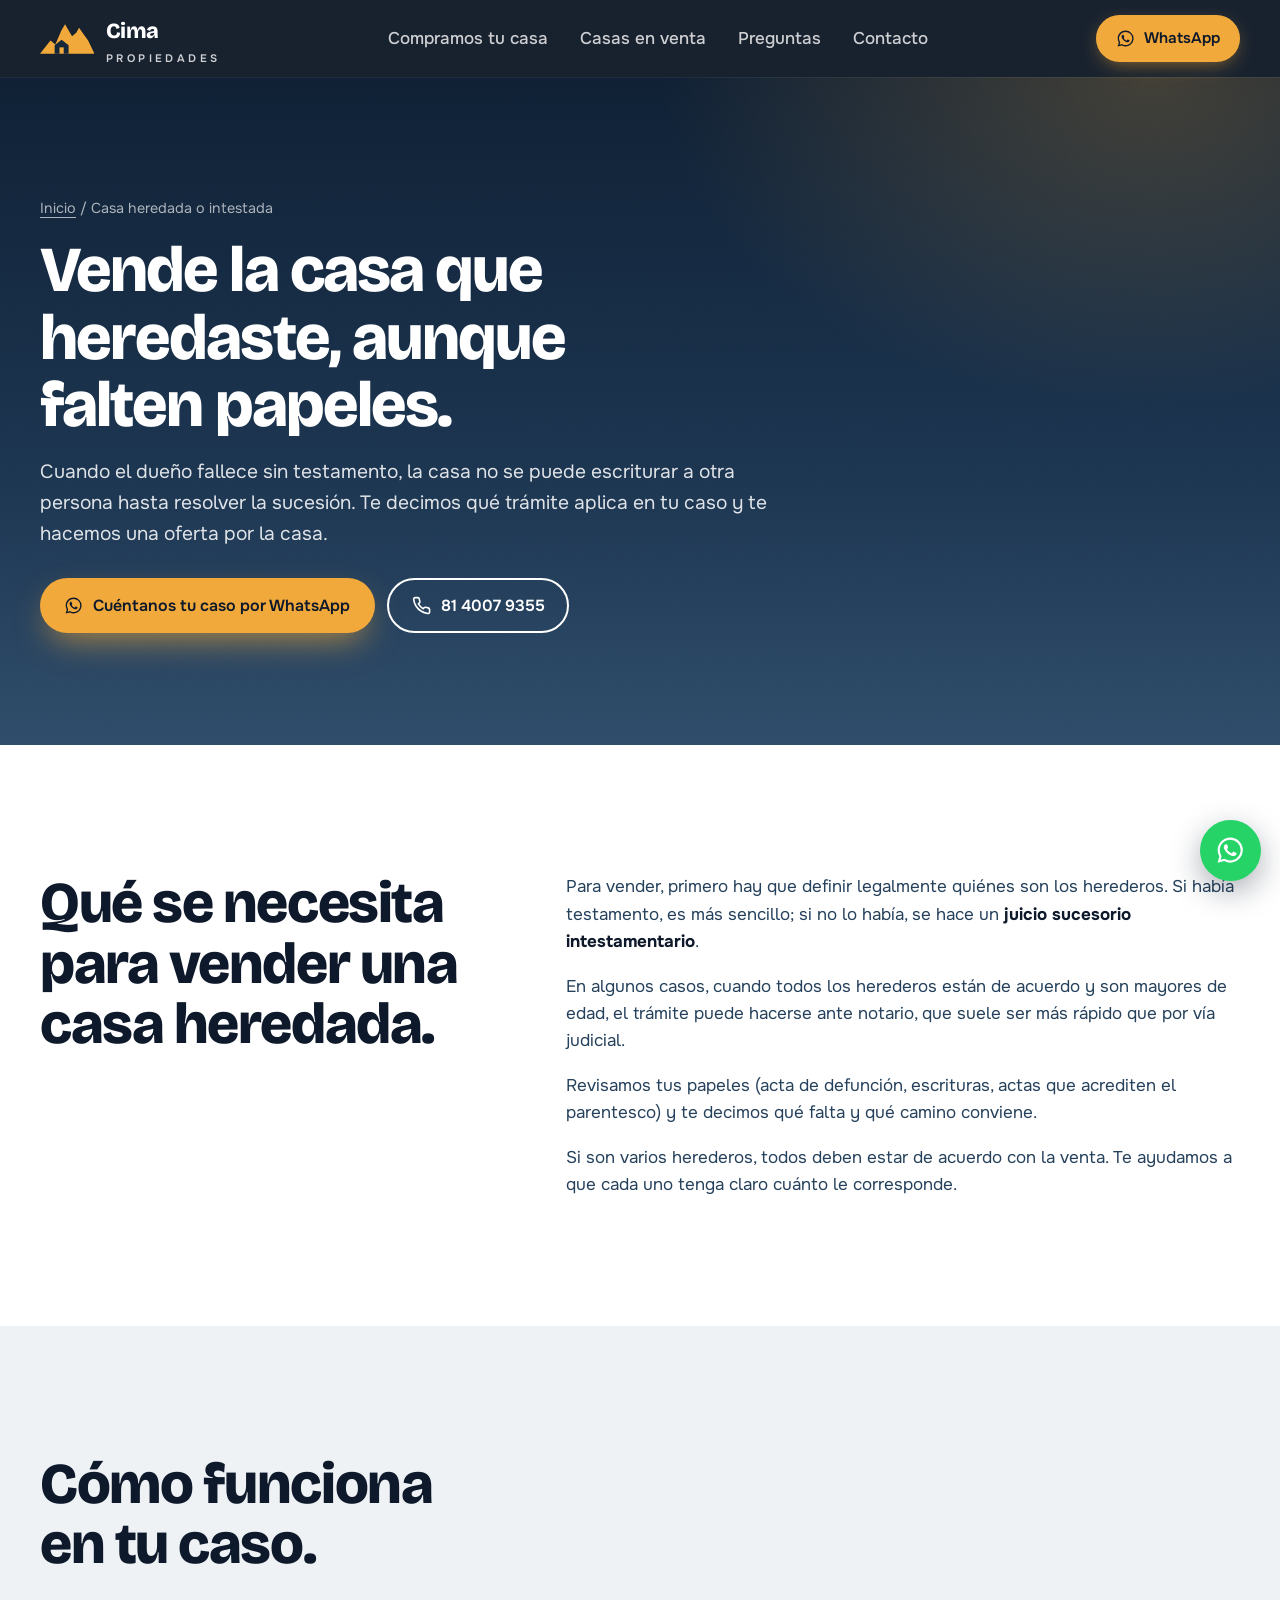
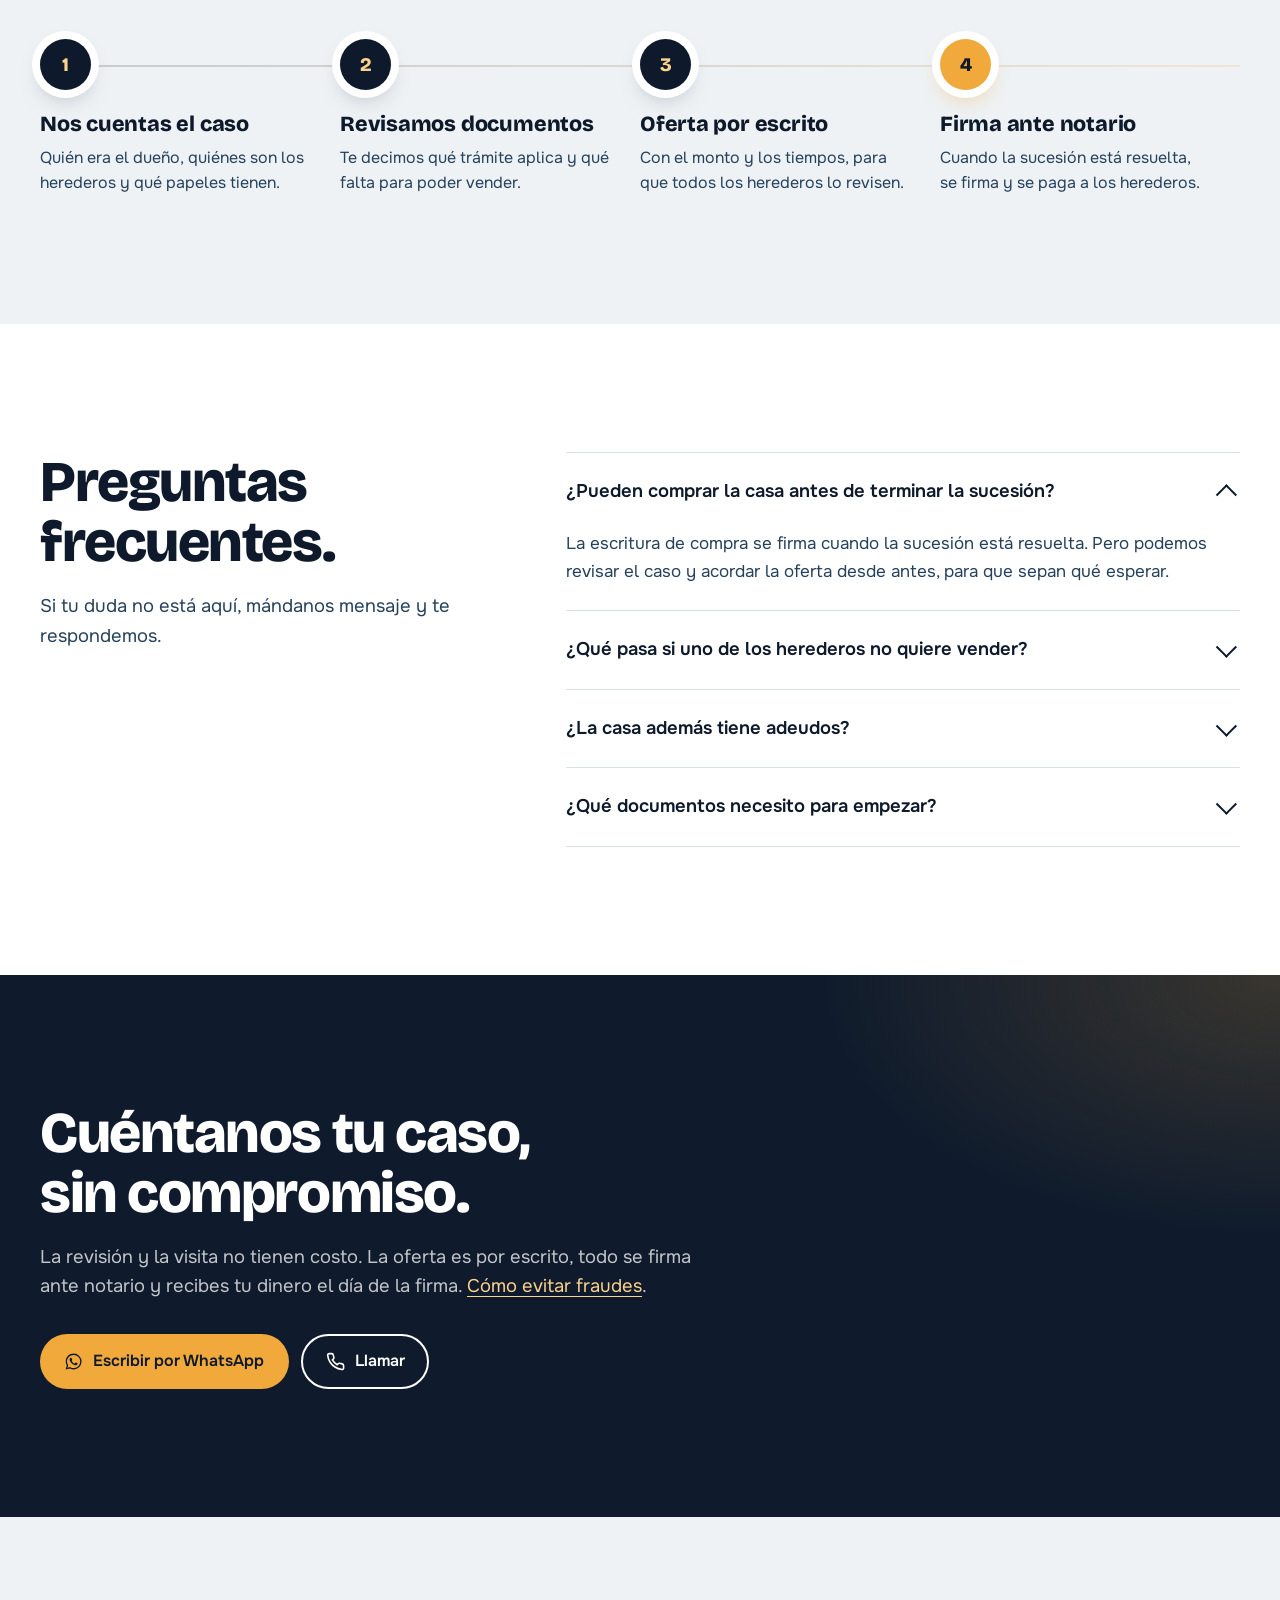
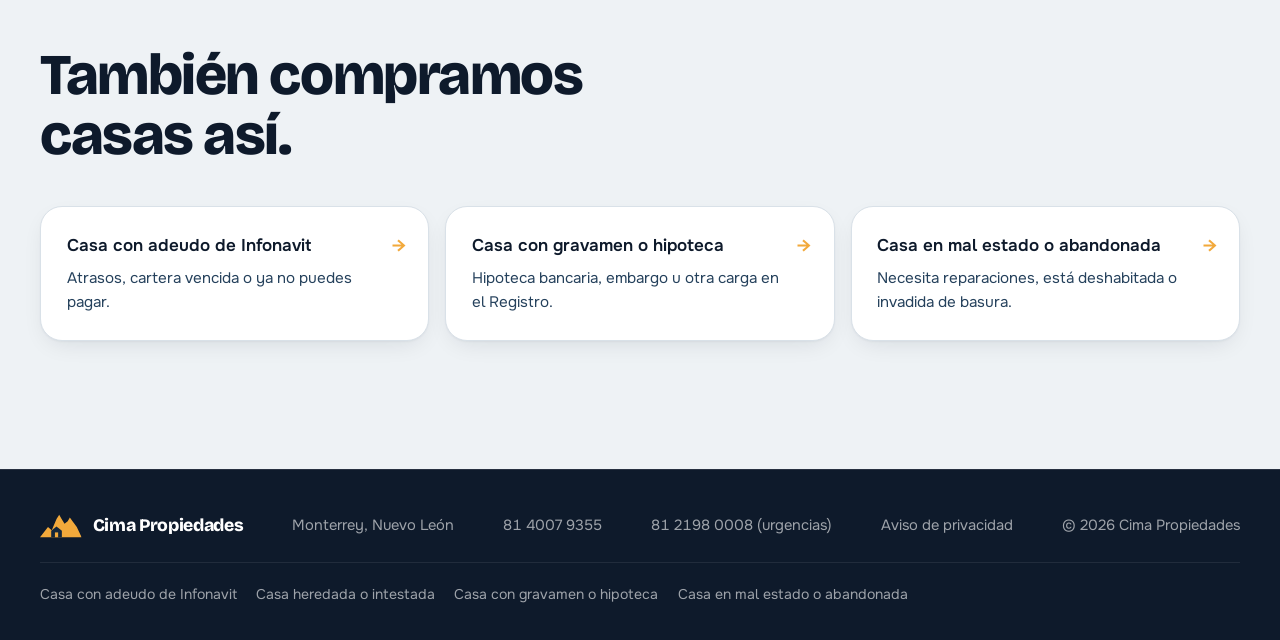
<file: vender-casa-intestada-herencia-monterrey.html>
<!DOCTYPE html>
<html lang="es-MX">
<head>
<meta charset="utf-8">
<meta name="viewport" content="width=device-width, initial-scale=1">
<title>Vender casa intestada o heredada en Monterrey | Cima Propiedades</title>
<meta name="description" content="¿Heredaste una casa sin testamento o con papeles incompletos? Te orientamos sobre el trámite de sucesión y te hacemos una oferta por la casa en Monterrey y área metropolitana.">
<meta property="og:title" content="Vender casa intestada o heredada en Monterrey | Cima Propiedades">
<meta property="og:description" content="¿Heredaste una casa sin testamento o con papeles incompletos? Te orientamos sobre el trámite de sucesión y te hacemos una oferta por la casa en Monterrey y área metropolitana.">
<meta property="og:type" content="website">
<meta property="og:locale" content="es_MX">
<meta name="theme-color" content="#14273B">
<meta property="og:image" content="https://cimapropiedades.com/og-imagen.png">
<meta property="og:url" content="https://cimapropiedades.com/vender-casa-intestada-herencia-monterrey">
<meta name="twitter:card" content="summary_large_image">
<link rel="apple-touch-icon" href="/icono-180.png">
<link rel="icon" href="/favicon.svg" type="image/svg+xml">
<link rel="preconnect" href="https://fonts.googleapis.com">
<link rel="preconnect" href="https://fonts.gstatic.com" crossorigin>
<link href="https://fonts.googleapis.com/css2?family=Bricolage+Grotesque:opsz,wght@12..96,400;12..96,600;12..96,800&family=Onest:wght@400;500;600&display=swap" rel="stylesheet">
<link rel="canonical" href="https://cimapropiedades.com/vender-casa-intestada-herencia-monterrey">
<link rel="stylesheet" href="/estilos.css">
<script type="application/ld+json">
{
 "@context": "https://schema.org",
 "@type": "FAQPage",
 "mainEntity": [
  {
   "@type": "Question",
   "name": "¿Pueden comprar la casa antes de terminar la sucesión?",
   "acceptedAnswer": {
    "@type": "Answer",
    "text": "La escritura de compra se firma cuando la sucesión está resuelta. Pero podemos revisar el caso y acordar la oferta desde antes, para que sepan qué esperar."
   }
  },
  {
   "@type": "Question",
   "name": "¿Qué pasa si uno de los herederos no quiere vender?",
   "acceptedAnswer": {
    "@type": "Answer",
    "text": "Sin el acuerdo de todos no se puede vender la casa completa. Te explicamos las opciones que existen en esa situación."
   }
  },
  {
   "@type": "Question",
   "name": "¿La casa además tiene adeudos?",
   "acceptedAnswer": {
    "@type": "Answer",
    "text": "Es común. Predial, agua o un crédito pendiente se consideran en la oferta y se liquidan con la venta."
   }
  },
  {
   "@type": "Question",
   "name": "¿Qué documentos necesito para empezar?",
   "acceptedAnswer": {
    "@type": "Answer",
    "text": "Acta de defunción, escrituras o cualquier papel de la casa, y las identificaciones de los herederos. Con lo que tengas, empezamos."
   }
  }
 ]
}
</script>
</head>
<body>
<svg width="0" height="0" style="position:absolute" aria-hidden="true">
  <defs>
    <symbol id="i-wa" viewBox="0 0 24 24"><path fill="currentColor" d="M12.04 2C6.58 2 2.13 6.45 2.13 11.91c0 1.75.46 3.45 1.32 4.95L2.05 22l5.25-1.38a9.9 9.9 0 0 0 4.74 1.21h.01c5.46 0 9.91-4.45 9.91-9.91A9.85 9.85 0 0 0 12.04 2Zm0 18.15h-.01a8.23 8.23 0 0 1-4.19-1.15l-.3-.18-3.12.82.83-3.04-.2-.31a8.2 8.2 0 0 1-1.26-4.38c0-4.54 3.7-8.23 8.25-8.23a8.22 8.22 0 0 1 8.23 8.24c0 4.54-3.7 8.23-8.23 8.23Zm4.52-6.16c-.25-.12-1.47-.72-1.7-.81-.23-.08-.39-.12-.56.13-.16.25-.64.81-.79.97-.14.17-.29.19-.54.06-.25-.12-1.05-.39-1.99-1.23-.74-.66-1.23-1.47-1.38-1.72-.14-.25-.01-.38.11-.51.11-.11.25-.29.37-.44.13-.14.17-.25.25-.41.08-.17.04-.31-.02-.44-.06-.12-.56-1.34-.76-1.84-.2-.48-.41-.42-.56-.43h-.48a.92.92 0 0 0-.66.31c-.23.25-.87.85-.87 2.07 0 1.22.89 2.4 1.01 2.56.12.17 1.75 2.67 4.24 3.74.59.26 1.05.41 1.41.52.59.19 1.13.16 1.56.1.48-.07 1.47-.6 1.67-1.18.21-.58.21-1.07.15-1.18-.06-.1-.23-.16-.48-.29Z"/></symbol>
    <symbol id="i-tel" viewBox="0 0 24 24"><path fill="none" stroke="currentColor" stroke-width="2" stroke-linecap="round" stroke-linejoin="round" d="M22 16.9v3a2 2 0 0 1-2.2 2 19.8 19.8 0 0 1-8.6-3.1 19.5 19.5 0 0 1-6-6A19.8 19.8 0 0 1 2.1 4.2 2 2 0 0 1 4.1 2h3a2 2 0 0 1 2 1.7c.1 1 .4 1.9.7 2.8a2 2 0 0 1-.5 2.1L8 9.9a16 16 0 0 0 6 6l1.3-1.3a2 2 0 0 1 2.1-.4c.9.3 1.8.6 2.8.7a2 2 0 0 1 1.7 2Z"/></symbol>
    <symbol id="i-cima" viewBox="0 4 156 88"><path d="M0 90 L30 52 L44 64 L62 22 L72 6 L80 20 L92 40 L104 30 L112 16 L122 30 L138 52 L156 90 Z" fill="currentColor"/><path d="M42 90 V66 L62 50 L82 66 V90 Z" fill="#14273B"/><rect x="56" y="72" width="12" height="18" fill="currentColor"/></symbol>
  </defs>
</svg>

<header class="nav solida">
  <div class="envoltura">
    <a class="marca" href="/" aria-label="Cima Propiedades, inicio">
      <svg style="color:var(--ambar)"><use href="#i-cima"/></svg>
      <span>Cima<small>Propiedades</small></span>
    </a>
    <nav aria-label="Principal">
      <ul>
        <li><a href="/#compramos">Compramos tu casa</a></li>
        <li><a href="/propiedades">Casas en venta</a></li>
        <li><a href="#preguntas">Preguntas</a></li>
        <li><a href="/#contacto">Contacto</a></li>
      </ul>
    </nav>
    <a class="boton boton-ambar" href="https://wa.me/528140079355?text=Hola%2C%20tengo%20una%20casa%20heredada%20%28o%20intestada%29%20y%20quiero%20saber%20si%20me%20la%20pueden%20comprar." target="_blank" rel="noopener"><svg><use href="#i-wa"/></svg> WhatsApp</a>
  </div>
</header>

<main>
<section class="heroe-sub" aria-labelledby="t-h1">
  <div class="envoltura">
    <p class="miga"><a href="/">Inicio</a> / Casa heredada o intestada</p>
    <h1 id="t-h1">Vende la casa que heredaste, aunque falten papeles.</h1>
    <p class="bajada">Cuando el dueño fallece sin testamento, la casa no se puede escriturar a otra persona hasta resolver la sucesión. Te decimos qué trámite aplica en tu caso y te hacemos una oferta por la casa.</p>
    <div class="acciones">
      <a class="boton boton-ambar" href="https://wa.me/528140079355?text=Hola%2C%20tengo%20una%20casa%20heredada%20%28o%20intestada%29%20y%20quiero%20saber%20si%20me%20la%20pueden%20comprar." target="_blank" rel="noopener"><svg><use href="#i-wa"/></svg> Cuéntanos tu caso por WhatsApp</a>
      <a class="boton boton-linea" href="tel:+528140079355"><svg><use href="#i-tel"/></svg> 81 4007 9355</a>
    </div>
  </div>
</section>

<section class="preguntas" aria-labelledby="t-texto">
  <div class="envoltura texto-largo">
    <h2 class="titulo-seccion" id="t-texto">Qué se necesita para vender una casa heredada.</h2>
    <div class="cuerpo">
        <p>Para vender, primero hay que definir legalmente quiénes son los herederos. Si había testamento, es más sencillo; si no lo había, se hace un <strong>juicio sucesorio intestamentario</strong>.</p>
        <p>En algunos casos, cuando todos los herederos están de acuerdo y son mayores de edad, el trámite puede hacerse ante notario, que suele ser más rápido que por vía judicial.</p>
        <p>Revisamos tus papeles (acta de defunción, escrituras, actas que acrediten el parentesco) y te decimos qué falta y qué camino conviene.</p>
        <p>Si son varios herederos, todos deben estar de acuerdo con la venta. Te ayudamos a que cada uno tenga claro cuánto le corresponde.</p>
    </div>
  </div>
</section>

<section class="proceso" style="background:var(--niebla)" aria-labelledby="t-pasos">
  <div class="envoltura">
    <h2 class="titulo-seccion" id="t-pasos">Cómo funciona en tu caso.</h2>
    <ol class="pasos">
      <li class="paso"><span class="num">1</span><h3>Nos cuentas el caso</h3><p>Quién era el dueño, quiénes son los herederos y qué papeles tienen.</p></li>
      <li class="paso"><span class="num">2</span><h3>Revisamos documentos</h3><p>Te decimos qué trámite aplica y qué falta para poder vender.</p></li>
      <li class="paso"><span class="num">3</span><h3>Oferta por escrito</h3><p>Con el monto y los tiempos, para que todos los herederos lo revisen.</p></li>
      <li class="paso"><span class="num">4</span><h3>Firma ante notario</h3><p>Cuando la sucesión está resuelta, se firma y se paga a los herederos.</p></li>
    </ol>
  </div>
</section>

<section class="preguntas" id="preguntas" aria-labelledby="t-preguntas">
  <div class="envoltura preguntas-grid">
    <div>
      <h2 class="titulo-seccion" id="t-preguntas">Preguntas frecuentes.</h2>
      <p class="intro">Si tu duda no está aquí, mándanos mensaje y te respondemos.</p>
    </div>
    <div>
      <details open>
        <summary>¿Pueden comprar la casa antes de terminar la sucesión?</summary>
        <p>La escritura de compra se firma cuando la sucesión está resuelta. Pero podemos revisar el caso y acordar la oferta desde antes, para que sepan qué esperar.</p>
      </details>
      <details>
        <summary>¿Qué pasa si uno de los herederos no quiere vender?</summary>
        <p>Sin el acuerdo de todos no se puede vender la casa completa. Te explicamos las opciones que existen en esa situación.</p>
      </details>
      <details>
        <summary>¿La casa además tiene adeudos?</summary>
        <p>Es común. Predial, agua o un crédito pendiente se consideran en la oferta y se liquidan con la venta.</p>
      </details>
      <details>
        <summary>¿Qué documentos necesito para empezar?</summary>
        <p>Acta de defunción, escrituras o cualquier papel de la casa, y las identificaciones de los herederos. Con lo que tengas, empezamos.</p>
      </details>
    </div>
  </div>
</section>

<section class="cierre" aria-labelledby="t-cierre">
  <div class="envoltura">
    <h2 class="titulo-seccion" id="t-cierre">Cuéntanos tu caso, sin compromiso.</h2>
    <p class="intro">La revisión y la visita no tienen costo. La oferta es por escrito, todo se firma ante notario y recibes tu dinero el día de la firma. <a href="/#confianza" style="color:var(--miel);text-underline-offset:4px">Cómo evitar fraudes</a>.</p>
    <div class="acciones">
      <a class="boton boton-ambar" href="https://wa.me/528140079355?text=Hola%2C%20tengo%20una%20casa%20heredada%20%28o%20intestada%29%20y%20quiero%20saber%20si%20me%20la%20pueden%20comprar." target="_blank" rel="noopener"><svg><use href="#i-wa"/></svg> Escribir por WhatsApp</a>
      <a class="boton boton-linea" href="tel:+528140079355"><svg><use href="#i-tel"/></svg> Llamar</a>
    </div>
  </div>
</section>

<section class="otras" aria-labelledby="t-otras">
  <div class="envoltura">
    <h2 class="titulo-seccion" id="t-otras">También compramos casas así.</h2>
    <div class="otras-grid">
      <a href="/vender-casa-con-adeudo-infonavit-monterrey">Casa con adeudo de Infonavit<span>Atrasos, cartera vencida o ya no puedes pagar.</span></a>
      <a href="/vender-casa-con-gravamen-monterrey">Casa con gravamen o hipoteca<span>Hipoteca bancaria, embargo u otra carga en el Registro.</span></a>
      <a href="/vender-casa-en-mal-estado-monterrey">Casa en mal estado o abandonada<span>Necesita reparaciones, está deshabitada o invadida de basura.</span></a>
    </div>
  </div>
</section>
</main>

<footer>
  <div class="envoltura">
    <a class="marca" href="/"><svg style="color:var(--ambar)"><use href="#i-cima"/></svg>Cima Propiedades</a>
    <span>Monterrey, Nuevo León</span><a href="tel:+528140079355">81 4007 9355</a><a href="tel:+528121980008">81 2198 0008 (urgencias)</a><a href="/aviso-de-privacidad">Aviso de privacidad</a>
    <span>© 2026 Cima Propiedades</span><span data-cima="legal" hidden></span>
    <nav aria-label="Situaciones"><a href="/vender-casa-con-adeudo-infonavit-monterrey">Casa con adeudo de Infonavit</a><a href="/vender-casa-intestada-herencia-monterrey">Casa heredada o intestada</a><a href="/vender-casa-con-gravamen-monterrey">Casa con gravamen o hipoteca</a><a href="/vender-casa-en-mal-estado-monterrey">Casa en mal estado o abandonada</a></nav>
  </div>
</footer>

<a class="flotante" href="https://wa.me/528140079355?text=Hola%2C%20tengo%20una%20casa%20heredada%20%28o%20intestada%29%20y%20quiero%20saber%20si%20me%20la%20pueden%20comprar." target="_blank" rel="noopener" aria-label="Escríbenos por WhatsApp"><svg><use href="#i-wa"/></svg></a>
<script src="/datos.js"></script>
<script src="/sitio.js"></script>
</body>
</html>
</file>
<file: estilos.css>
:root{
  --tinta:#0E1A2B;
  --noche:#14273B;
  --sierra:#25415C;
  --pizarra:#5A7590;
  --niebla:#EEF2F5;
  --bruma:#D9E1E8;
  --ambar:#F2A93B;
  --miel:#FBD38D;
  --blanco:#FFFFFF;
  --display:"Bricolage Grotesque", system-ui, sans-serif;
  --texto:"Onest", system-ui, sans-serif;
  --ancho:1200px;
}
*{box-sizing:border-box}
html{scroll-behavior:smooth}
@media (prefers-reduced-motion:reduce){html{scroll-behavior:auto}}
body{margin:0;font-family:var(--texto);font-size:1.0625rem;line-height:1.6;color:var(--tinta);background:var(--niebla);-webkit-font-smoothing:antialiased}
img,svg{display:block;max-width:100%}
a{color:inherit}
h1,h2,h3{font-family:var(--display);line-height:1.05;margin:0;font-weight:800;letter-spacing:-.02em}
p{margin:0}
.envoltura{width:min(var(--ancho),100% - 3rem);margin-inline:auto}
:focus-visible{outline:3px solid var(--ambar);outline-offset:3px;border-radius:6px}

/* ---------- botones ---------- */
.boton{display:inline-flex;align-items:center;gap:.6rem;font:600 1rem/1 var(--texto);padding:1rem 1.4rem;border-radius:999px;text-decoration:none;border:2px solid transparent;cursor:pointer;transition:transform .15s ease,background .15s ease}
.boton:active{transform:scale(.97)}
.boton-ambar{background:var(--ambar);color:var(--tinta)}
.boton-ambar:hover{background:var(--miel)}
.boton-linea{border-color:currentColor;background:transparent}
.boton-linea:hover{background:rgba(255,255,255,.08)}
.boton svg{width:1.2rem;height:1.2rem;flex:none}

/* ---------- navegación ---------- */
.nav{position:absolute;inset:0 0 auto;z-index:10;color:var(--blanco)}
.nav .envoltura{display:flex;align-items:center;justify-content:space-between;padding:1.4rem 0}
.marca{display:flex;align-items:center;gap:.7rem;text-decoration:none;font-family:var(--display);font-weight:800;font-size:1.35rem;letter-spacing:-.02em}
.marca svg{width:3.4rem;height:2rem}
.marca small{display:block;font:600 .68rem/1 var(--texto);letter-spacing:.32em;text-transform:uppercase;opacity:.8;margin-top:.3rem}
.nav ul{display:flex;gap:2rem;list-style:none;margin:0;padding:0}
.nav ul a{text-decoration:none;font-weight:500;opacity:.85}
.nav ul a:hover{opacity:1;text-decoration:underline;text-underline-offset:6px}
.nav .boton{padding:.75rem 1.1rem;font-size:.95rem}
@media (max-width:900px){.nav ul{display:none}}
.marca span{white-space:nowrap}

/* ---------- héroe ---------- */
.heroe{position:relative;min-height:100svh;color:var(--blanco);background:linear-gradient(180deg,#0F2034 0%,#1C3550 38%,#3F5B78 62%,#B98559 82%,#F2A93B 100%);overflow:hidden;display:flex;flex-direction:column}
.heroe-contenido{position:relative;z-index:2;padding-top:clamp(6.5rem,13vh,8.5rem);padding-bottom:16vh;flex:1}
.selector{display:inline-flex;max-width:100%;overflow-x:auto;scrollbar-width:none;gap:.35rem;padding:.35rem;border-radius:999px;background:rgba(14,26,43,.45);backdrop-filter:blur(8px);border:1px solid rgba(255,255,255,.14)}
.selector button{flex:none;white-space:nowrap;font:500 .95rem/1 var(--texto);color:var(--blanco);background:transparent;border:0;padding:.75rem 1.1rem;border-radius:999px;cursor:pointer;opacity:.8}
.selector button:hover{opacity:1}
.selector button[aria-selected="true"]{background:var(--blanco);color:var(--tinta);opacity:1}
.heroe h1{font-size:clamp(2.5rem,5.6vw,5rem);max-width:15ch;margin-top:1.6rem;text-wrap:balance}
.heroe .bajada{font-size:clamp(1.05rem,1.5vw,1.25rem);max-width:50ch;margin-top:1.2rem;color:rgba(255,255,255,.86)}
.heroe .acciones{display:flex;flex-wrap:wrap;gap:.8rem;margin-top:1.8rem}
.panel-heroe{transition:opacity .25s ease}
.panel-heroe.cambiando{opacity:0}
.montanas{position:absolute;inset:auto 0 0 0;z-index:1;height:min(78vh,760px);pointer-events:none}
.montanas svg{width:100%;height:100%}
.capa{transform-origin:bottom;animation:subir 1.6s cubic-bezier(.2,.7,.1,1) both}
.capa-1{animation-delay:.05s}.capa-2{animation-delay:.2s}.capa-3{animation-delay:.35s}.capa-4{animation-delay:.5s}
.sol{animation:amanecer 2.4s ease-out both}
@keyframes subir{from{transform:translateY(60px);opacity:0}to{transform:none;opacity:1}}
@keyframes amanecer{from{opacity:0;transform:translateY(40px)}to{opacity:1;transform:none}}
@media (prefers-reduced-motion:reduce){.capa,.sol{animation:none}.panel-heroe{transition:none}}
.cerro-nota{position:absolute;z-index:2;right:max(1.5rem,calc((100% - var(--ancho))/2));bottom:clamp(9rem,26vh,15rem);font-size:.85rem;color:var(--tinta);opacity:.6;font-weight:500}
@media (max-width:700px){.cerro-nota{display:none}}

/* ---------- secciones ---------- */
section{padding:clamp(4.5rem,10vw,8rem) 0}
.titulo-seccion{font-size:clamp(2.1rem,4.6vw,3.6rem);max-width:18ch;text-wrap:balance}
.intro{font-size:1.15rem;max-width:56ch;margin-top:1.2rem;color:var(--sierra)}

/* tres caminos */
.caminos{background:var(--niebla);padding-top:clamp(2rem,5vw,4rem)}
.caminos-grid{display:grid;grid-template-columns:1.25fr 1fr 1fr;gap:0;margin-top:3.5rem;border-top:2px solid var(--tinta)}
.camino{padding:2rem 2rem 2.4rem 0;display:flex;flex-direction:column;gap:1rem}
.camino + .camino{padding-left:2rem;border-left:1px solid var(--bruma)}
.camino h3{font-size:1.9rem}
.camino p{color:var(--sierra);max-width:38ch}
.camino ul{margin:0;padding:0;list-style:none;display:grid;gap:.55rem}
.camino li{display:flex;gap:.6rem;align-items:flex-start}
.camino li::before{content:"";width:.55rem;height:.55rem;margin-top:.55rem;flex:none;background:var(--ambar);clip-path:polygon(50% 0,100% 100%,0 100%)}
.camino a{margin-top:auto;font-weight:600;text-underline-offset:5px;padding-top:.8rem}
.camino.destacado h3{font-size:2.4rem}
@media (max-width:900px){
  .caminos-grid{grid-template-columns:1fr}
  .camino,.camino + .camino{padding:2rem 0;border-left:0;border-bottom:1px solid var(--bruma)}
}

/* compramos tu casa */
.compramos{background:var(--noche);color:var(--blanco);position:relative;overflow:hidden}
.compramos .intro{color:rgba(255,255,255,.75)}
.compramos-grid{display:grid;grid-template-columns:1.1fr .9fr;gap:clamp(2rem,6vw,5rem);align-items:start}
.situaciones{display:grid;gap:.7rem;margin-top:2.5rem}
.situacion{position:relative}
.situacion input{position:absolute;opacity:0;pointer-events:none}
.situacion label{display:flex;align-items:center;gap:1rem;padding:1.05rem 1.2rem;border-radius:14px;border:1px solid rgba(255,255,255,.16);cursor:pointer;font-weight:500;transition:background .15s ease,border-color .15s ease}
.situacion label:hover{border-color:rgba(255,255,255,.4)}
.situacion .caja{width:1.5rem;height:1.5rem;border-radius:7px;border:2px solid rgba(255,255,255,.5);flex:none;display:grid;place-items:center}
.situacion .caja svg{width:.95rem;opacity:0;transform:scale(.4);transition:all .18s ease}
.situacion input:checked + label{background:rgba(242,169,59,.14);border-color:var(--ambar)}
.situacion input:checked + label .caja{background:var(--ambar);border-color:var(--ambar)}
.situacion input:checked + label .caja svg{opacity:1;transform:none}
.situacion input:focus-visible + label{outline:3px solid var(--ambar);outline-offset:3px}
.respuesta{position:sticky;top:2rem;background:var(--blanco);color:var(--tinta);border-radius:28px;padding:clamp(1.8rem,3vw,2.6rem);min-height:22rem;display:flex;flex-direction:column;gap:1.2rem}
.respuesta .grande{font-family:var(--display);font-weight:800;font-size:clamp(1.9rem,3vw,2.5rem);line-height:1.05;letter-spacing:-.02em}
.respuesta p{color:var(--sierra)}
.respuesta .boton{align-self:flex-start;margin-top:auto}
.respuesta .boton[aria-disabled="true"]{opacity:.45;pointer-events:none}
.contador{font-family:var(--display);font-size:5rem;line-height:.8;font-weight:800;color:var(--ambar)}
@media (max-width:900px){.compramos-grid{grid-template-columns:1fr}.respuesta{position:static;min-height:0}}

/* proceso */
.proceso{background:var(--blanco)}
.pasos{list-style:none;margin:4rem 0 0;padding:0;display:grid;grid-template-columns:repeat(4,1fr);position:relative}
.pasos::before{content:"";position:absolute;left:0;right:0;top:1.6rem;height:2px;background:var(--bruma)}
.paso{position:relative;padding-right:1.8rem}
.paso .num{position:relative;width:3.2rem;height:3.2rem;border-radius:50%;background:var(--tinta);color:var(--miel);display:grid;place-items:center;font:800 1.2rem/1 var(--display)}
.paso:last-child .num{background:var(--ambar);color:var(--tinta)}
.paso h3{font-size:1.35rem;margin-top:1.4rem;letter-spacing:-.01em}
.paso p{margin-top:.6rem;color:var(--sierra);font-size:1rem}
@media (max-width:900px){
  .pasos{grid-template-columns:1fr;gap:2.2rem}
  .pasos::before{left:1.55rem;right:auto;top:0;bottom:0;width:2px;height:auto}
  .paso{padding:0 0 0 4.6rem}
  .paso .num{position:absolute;left:0;top:0}
  .paso h3{margin-top:.5rem}
}

/* zonas */
.zonas{background:var(--niebla)}
.lista-zonas{display:flex;flex-wrap:wrap;gap:.3rem 1.6rem;margin:3rem 0 0;padding:0;list-style:none;font-family:var(--display);font-weight:600;font-size:clamp(1.8rem,4.4vw,3.4rem);line-height:1.15;letter-spacing:-.025em}
.lista-zonas li{color:var(--pizarra)}
.lista-zonas li:nth-child(-n+3){color:var(--tinta)}
.zonas .nota{margin-top:2rem;color:var(--sierra)}

/* preguntas */
.preguntas{background:var(--blanco)}
.preguntas-grid{display:grid;grid-template-columns:.8fr 1.2fr;gap:clamp(2rem,6vw,6rem)}
details{border-bottom:1px solid var(--bruma)}
details:first-child{border-top:1px solid var(--bruma)}
summary{list-style:none;cursor:pointer;padding:1.5rem 3rem 1.5rem 0;font-weight:600;font-size:1.15rem;position:relative}
summary::-webkit-details-marker{display:none}
summary::after{content:"";position:absolute;right:.4rem;top:50%;width:.8rem;height:.8rem;border-right:2px solid var(--tinta);border-bottom:2px solid var(--tinta);transform:translateY(-70%) rotate(45deg);transition:transform .2s ease}
details[open] summary::after{transform:translateY(-30%) rotate(-135deg)}
details p{padding:0 2rem 1.6rem 0;color:var(--sierra);max-width:62ch}
@media (max-width:900px){.preguntas-grid{grid-template-columns:1fr}}

/* contacto */
.contacto{background:var(--tinta);color:var(--blanco);position:relative;overflow:hidden}
.contacto-grid{display:grid;grid-template-columns:1fr 1fr;gap:clamp(2rem,6vw,6rem);position:relative;z-index:1}
.contacto .intro{color:rgba(255,255,255,.75)}
.telefono{display:block;font-family:var(--display);font-weight:800;font-size:clamp(2.4rem,5.5vw,4.4rem);letter-spacing:-.03em;margin-top:2.4rem;text-decoration:none;color:var(--miel)}
.telefono:hover{text-decoration:underline;text-decoration-thickness:3px;text-underline-offset:8px}
.contacto .acciones{display:flex;flex-wrap:wrap;gap:.8rem;margin-top:1.6rem}
form{display:grid;gap:1.1rem;background:rgba(255,255,255,.05);border:1px solid rgba(255,255,255,.12);border-radius:28px;padding:clamp(1.5rem,3vw,2.4rem)}
.campo{display:grid;gap:.45rem}
.campo label{font-weight:500;font-size:.95rem}
.campo input,.campo select,.campo textarea{font:inherit;font-size:1rem;color:var(--blanco);background:rgba(255,255,255,.06);border:1px solid rgba(255,255,255,.22);border-radius:12px;padding:.85rem 1rem;width:100%}
.campo select option{color:var(--tinta)}
.campo textarea{min-height:6.5rem;resize:vertical}
.campo input:focus,.campo select:focus,.campo textarea:focus{outline:none;border-color:var(--ambar);box-shadow:0 0 0 3px rgba(242,169,59,.3)}
.fila{display:grid;grid-template-columns:1fr 1fr;gap:1rem}
.aviso{font-size:.85rem;color:rgba(255,255,255,.6)}
.error{color:var(--miel);font-size:.9rem;min-height:1.2em}
@media (max-width:900px){.contacto-grid{grid-template-columns:1fr}}
@media (max-width:520px){.fila{grid-template-columns:1fr}}
.contacto .silueta{position:absolute;left:0;right:0;bottom:-1px;height:180px;opacity:.5}

/* pie */
footer{background:var(--tinta);color:rgba(255,255,255,.6);border-top:1px solid rgba(255,255,255,.1);padding:2rem 0;font-size:.92rem}
footer .envoltura{display:flex;flex-wrap:wrap;gap:1rem;justify-content:space-between;align-items:center}
footer .marca{color:var(--blanco);font-size:1.1rem}
footer .marca svg{width:2.6rem;height:1.5rem}

/* whatsapp flotante */
.flotante{position:fixed;right:1.2rem;bottom:1.2rem;z-index:50;width:3.8rem;height:3.8rem;border-radius:50%;background:#25D366;color:#fff;display:grid;place-items:center;box-shadow:0 10px 30px rgba(14,26,43,.35);transition:transform .15s ease}
.flotante:hover{transform:scale(1.06)}
.flotante svg{width:1.9rem;height:1.9rem}
@media (max-width:600px){.nav .boton{display:none}.heroe-contenido{padding-top:6rem;padding-bottom:30vh}.montanas{height:36vh}.selector button{font-size:.82rem;padding:.7rem .65rem}.heroe .acciones .boton-linea{display:none}}
.solo-lectores{position:absolute;width:1px;height:1px;overflow:hidden;clip:rect(0 0 0 0);white-space:nowrap}

/* ---------- páginas por situación ---------- */
.nav.solida{position:relative;background:var(--tinta)}
.heroe-sub{background:linear-gradient(180deg,#0F2034 0%,#1C3550 55%,#3F5B78 100%);color:var(--blanco);padding:clamp(3rem,8vw,6rem) 0 clamp(3.5rem,8vw,6rem)}
.heroe-sub .miga{font-size:.9rem;color:rgba(255,255,255,.65)}
.heroe-sub .miga a{text-underline-offset:4px}
.heroe-sub h1{font-size:clamp(2.2rem,5vw,4.2rem);max-width:18ch;margin-top:1rem;text-wrap:balance}
.heroe-sub .bajada{font-size:clamp(1.05rem,1.5vw,1.25rem);max-width:56ch;margin-top:1.2rem;color:rgba(255,255,255,.86)}
.heroe-sub .acciones{display:flex;flex-wrap:wrap;gap:.8rem;margin-top:1.8rem}
.texto-largo{display:grid;grid-template-columns:.8fr 1.2fr;gap:clamp(2rem,6vw,6rem)}
.texto-largo .cuerpo{display:grid;gap:1.1rem;color:var(--sierra);max-width:62ch}
.texto-largo .cuerpo strong{color:var(--tinta)}
.texto-largo ul{margin:0;padding-left:1.2rem;display:grid;gap:.5rem}
@media (max-width:900px){.texto-largo{grid-template-columns:1fr}}
.otras{background:var(--niebla)}
.otras-grid{display:grid;grid-template-columns:repeat(auto-fit,minmax(15rem,1fr));gap:1rem;margin-top:2.5rem}
.otras-grid a{display:block;padding:1.4rem 1.5rem;border-radius:18px;background:var(--blanco);border:1px solid var(--bruma);text-decoration:none;font-weight:600;transition:border-color .15s ease}
.otras-grid a:hover{border-color:var(--ambar)}
.otras-grid a span{display:block;font-weight:400;color:var(--sierra);font-size:.95rem;margin-top:.4rem}
.cierre{background:var(--tinta);color:var(--blanco);text-align:left}
.cierre .intro{color:rgba(255,255,255,.75)}
.cierre .acciones{display:flex;flex-wrap:wrap;gap:.8rem;margin-top:2rem}
footer nav{display:flex;flex-wrap:wrap;gap:.4rem 1.2rem;width:100%;order:5;font-size:.88rem}
footer nav a{text-underline-offset:4px}

/* ---------- confianza / contra fraudes ---------- */
.confianza{background:var(--blanco);border-top:1px solid var(--bruma)}
.confianza-grid{display:grid;grid-template-columns:1fr 1fr;gap:clamp(2rem,5vw,4rem);margin-top:3rem}
.tarjeta{border-radius:24px;padding:clamp(1.6rem,3vw,2.4rem);display:grid;gap:1.1rem;align-content:start}
.tarjeta h3{font-size:1.6rem}
.tarjeta ul{list-style:none;margin:0;padding:0;display:grid;gap:.9rem}
.tarjeta li{display:grid;grid-template-columns:1.6rem 1fr;gap:.8rem;align-items:start}
.tarjeta li b{display:block;color:var(--tinta)}
.tarjeta li span{color:var(--sierra);font-size:1rem}
.tarjeta .ico{width:1.6rem;height:1.6rem;border-radius:50%;display:grid;place-items:center;margin-top:.1rem}
.tarjeta .ico svg{width:.9rem}
.compromisos{background:var(--niebla)}
.compromisos .ico{background:var(--ambar)}
.alertas{background:#FFF6E8;border:1px solid #F5D9A8}
.alertas .ico{background:var(--tinta);color:var(--miel);font:800 .9rem/1 var(--display)}
.confianza .pie-nota{margin-top:2rem;color:var(--sierra);max-width:70ch}
@media (max-width:900px){.confianza-grid{grid-template-columns:1fr}}

/* evaluación rápida */
.evaluacion{display:grid;grid-template-columns:1fr 1fr;gap:1rem;margin-top:1.4rem}
.evaluacion .campo label{color:rgba(255,255,255,.85)}
@media (max-width:520px){.evaluacion{grid-template-columns:1fr}}

/* teléfonos */
.telefonos{display:grid;gap:.2rem;margin-top:2.4rem}
.telefonos .telefono{margin-top:0}
.telefonos .etiqueta{font-size:.9rem;color:rgba(255,255,255,.6);margin-top:.8rem}
.telefono.chico{font-size:clamp(1.8rem,3.6vw,2.8rem);color:var(--blanco)}

/* legal */
.legal{background:var(--blanco)}
.legal .cuerpo{max-width:72ch;display:grid;gap:1rem;color:var(--sierra)}
.legal h2{font-size:1.5rem;color:var(--tinta);margin-top:1.6rem;letter-spacing:-.01em}
.legal ul{margin:0;padding-left:1.2rem;display:grid;gap:.4rem}
.aviso a{color:inherit;text-underline-offset:3px}

/* ---------- bloques que se llenan desde datos.js ---------- */
[hidden]{display:none!important}
.cifras{display:grid;grid-template-columns:repeat(auto-fit,minmax(11rem,1fr));gap:1rem;margin-top:3rem}
.cifra{border-top:2px solid var(--tinta);padding-top:1rem}
.cifra b{display:block;font:800 clamp(2.4rem,4.5vw,3.6rem)/1 var(--display);letter-spacing:-.03em}
.cifra span{color:var(--sierra)}
.extra-confianza{display:flex;flex-wrap:wrap;gap:1rem 2rem;align-items:center;margin-top:2rem}
.extra-confianza .notarias{color:var(--sierra);max-width:60ch}
.extra-confianza .notarias b{color:var(--tinta)}
.boton-oscuro{background:var(--tinta);color:var(--blanco)}
.boton-oscuro:hover{background:var(--sierra)}

.casos{background:var(--niebla)}
.casos-grid{display:grid;grid-template-columns:repeat(auto-fit,minmax(18rem,1fr));gap:1.4rem;margin-top:3rem}
.caso{background:var(--blanco);border-radius:24px;overflow:hidden;display:flex;flex-direction:column;border:1px solid var(--bruma)}
.caso .fotos{display:grid;grid-template-columns:1fr 1fr;gap:2px;background:var(--bruma)}
.caso .fotos figure{margin:0;position:relative;aspect-ratio:4/3;background:var(--bruma)}
.caso .fotos img{width:100%;height:100%;object-fit:cover}
.caso .fotos figcaption{position:absolute;left:.6rem;top:.6rem;background:rgba(14,26,43,.8);color:#fff;font-size:.75rem;font-weight:600;padding:.25rem .55rem;border-radius:999px}
.caso .info{padding:1.4rem 1.5rem 1.6rem;display:grid;gap:.6rem}
.caso .lugar{font-size:.9rem;color:var(--pizarra);font-weight:600}
.caso h3{font-size:1.35rem;letter-spacing:-.01em;line-height:1.15}
.caso p{color:var(--sierra);font-size:1rem}
.caso .tiempo{display:inline-block;justify-self:start;background:#FFF6E8;color:var(--tinta);font-weight:600;font-size:.9rem;padding:.35rem .7rem;border-radius:999px}
.casos .nota{margin-top:1.6rem;color:var(--pizarra);font-size:.92rem}

.equipo{background:var(--blanco)}
.equipo-grid{display:grid;grid-template-columns:repeat(auto-fit,minmax(14rem,1fr));gap:1.6rem;margin-top:3rem}
.persona img{width:100%;aspect-ratio:4/5;object-fit:cover;border-radius:22px;background:var(--bruma)}
.persona b{display:block;font:800 1.3rem/1.2 var(--display);margin-top:1rem}
.persona span{color:var(--sierra)}
.persona p{color:var(--sierra);margin-top:.5rem;font-size:1rem}

/* referidos */
.referidos{background:var(--ambar);color:var(--tinta)}
.referidos-grid{display:grid;grid-template-columns:1.2fr .8fr;gap:2rem;align-items:end}
.referidos .intro{color:var(--tinta);opacity:.85}
.referidos .acciones{display:flex;flex-wrap:wrap;gap:.8rem}
.referidos .boton-linea{border-color:var(--tinta)}
.referidos .boton-linea:hover{background:rgba(14,26,43,.08)}
@media (max-width:900px){.referidos-grid{grid-template-columns:1fr}}

/* catálogo */
.catalogo{background:var(--niebla)}
.filtros{display:flex;flex-wrap:wrap;gap:1rem;align-items:end;margin-top:2rem}
.filtros .campo label{color:var(--sierra)}
.filtros select{font:inherit;font-size:1rem;padding:.8rem 1rem;border-radius:12px;border:1px solid var(--bruma);background:var(--blanco);color:var(--tinta);min-width:13rem}
.propiedades-grid{display:grid;grid-template-columns:repeat(auto-fill,minmax(19rem,1fr));gap:1.4rem;margin-top:2rem}
.propiedad{background:var(--blanco);border-radius:24px;overflow:hidden;border:1px solid var(--bruma);display:flex;flex-direction:column}
.propiedad .foto{position:relative;aspect-ratio:4/3;background:var(--bruma)}
.propiedad .foto img{width:100%;height:100%;object-fit:cover}
.propiedad .estado{position:absolute;left:.8rem;top:.8rem;background:var(--tinta);color:var(--miel);font-size:.8rem;font-weight:600;padding:.3rem .65rem;border-radius:999px}
.propiedad .mas-fotos{position:absolute;right:.8rem;bottom:.8rem;background:rgba(14,26,43,.75);color:#fff;font-size:.8rem;padding:.3rem .6rem;border-radius:999px}
.propiedad .info{padding:1.3rem 1.4rem 1.5rem;display:grid;gap:.7rem;flex:1}
.propiedad .precio{font:800 1.8rem/1 var(--display);letter-spacing:-.02em}
.propiedad h3{font-size:1.15rem;font-family:var(--texto);font-weight:600;letter-spacing:0;line-height:1.3}
.propiedad .lugar{color:var(--pizarra);font-size:.95rem}
.propiedad .datos{display:flex;flex-wrap:wrap;gap:.4rem 1rem;color:var(--sierra);font-size:.95rem}
.propiedad .chips{display:flex;flex-wrap:wrap;gap:.4rem}
.propiedad .chips span{font-size:.8rem;font-weight:600;padding:.25rem .6rem;border-radius:999px;background:var(--niebla);color:var(--sierra)}
.propiedad .boton{margin-top:auto;justify-content:center}
.vacio{background:var(--blanco);border-radius:24px;padding:clamp(2rem,4vw,3rem);margin-top:2rem;display:grid;gap:1rem;max-width:44rem}
.vacio h3{font-size:1.7rem}
.vacio p{color:var(--sierra)}
.vacio .boton{justify-self:start}
.propiedad .info{align-content:start}

/* =====================================================================
   CAPA PREMIUM
   ===================================================================== */
:root{
  --sombra-suave:0 1px 2px rgba(14,26,43,.04),0 8px 24px -8px rgba(14,26,43,.12);
  --sombra-alta:0 2px 4px rgba(14,26,43,.05),0 24px 60px -16px rgba(14,26,43,.28);
  --curva:cubic-bezier(.2,.7,.1,1);
  --grano:url("data:image/svg+xml,%3Csvg xmlns='http://www.w3.org/2000/svg' width='160' height='160'%3E%3Cfilter id='n'%3E%3CfeTurbulence type='fractalNoise' baseFrequency='.85' numOctaves='3' stitchTiles='stitch'/%3E%3CfeColorMatrix values='0 0 0 0 1 0 0 0 0 1 0 0 0 0 1 0 0 0 .55 0'/%3E%3C/filter%3E%3Crect width='100%25' height='100%25' filter='url(%23n)'/%3E%3C/svg%3E");
}
::selection{background:var(--miel);color:var(--tinta)}
body{font-feature-settings:"ss01","cv11"}
.titulo-seccion{letter-spacing:-.035em}

/* ceja: etiqueta sobre cada título */
.ceja{display:inline-flex;align-items:center;gap:.7rem;font:600 .8rem/1 var(--texto);letter-spacing:.16em;text-transform:uppercase;color:var(--pizarra);margin-bottom:1.3rem}
.ceja::before{content:"";width:1.8rem;height:2px;background:var(--ambar);border-radius:2px}
.compramos .ceja,.contacto .ceja,.cierre .ceja,.heroe-sub .ceja{color:var(--miel)}
.referidos .ceja{color:var(--tinta)}
.referidos .ceja::before{background:var(--tinta)}

/* grano sobre fondos oscuros */
.heroe::after,.compramos::before,.contacto::before,.cierre::before,.heroe-sub::before{content:"";position:absolute;inset:0;background-image:var(--grano);opacity:.07;mix-blend-mode:overlay;pointer-events:none;z-index:1}
.compramos,.cierre,.heroe-sub{position:relative;overflow:hidden}
.compramos > *,.cierre > *,.heroe-sub > *,.contacto > .envoltura{position:relative;z-index:2}

/* ---------- navegación fija ---------- */
.nav{position:fixed;transition:background .3s ease,box-shadow .3s ease,padding .3s ease;z-index:60}
.nav.solida{position:sticky;top:0}
.nav .envoltura{transition:padding .3s ease}
.nav.con-fondo,.nav.solida{background:rgba(11,21,35,.78);backdrop-filter:saturate(1.4) blur(14px);-webkit-backdrop-filter:saturate(1.4) blur(14px);box-shadow:0 1px 0 rgba(255,255,255,.06)}
.nav.con-fondo .envoltura,.nav.solida .envoltura{padding:.85rem 0}
.nav ul a{position:relative;opacity:.78;transition:opacity .2s ease}
.nav ul a:hover{text-decoration:none;opacity:1}
.nav ul a::after{content:"";position:absolute;left:0;right:0;bottom:-.45rem;height:2px;background:var(--ambar);border-radius:2px;transform:scaleX(0);transform-origin:left;transition:transform .3s var(--curva)}
.nav ul a:hover::after{transform:scaleX(1)}
.nav .boton{box-shadow:0 6px 20px -6px rgba(242,169,59,.6)}

/* menú móvil */
.menu-boton{display:none;width:2.9rem;height:2.9rem;border-radius:50%;border:1px solid rgba(255,255,255,.22);background:rgba(255,255,255,.06);color:#fff;cursor:pointer;place-items:center}
.menu-boton span,.menu-boton span::before,.menu-boton span::after{display:block;width:1.1rem;height:2px;background:currentColor;border-radius:2px;position:relative;transition:transform .3s var(--curva),background .2s}
.menu-boton span::before,.menu-boton span::after{content:"";position:absolute;left:0}
.menu-boton span::before{top:-6px}.menu-boton span::after{top:6px}
.menu-abierto .menu-boton span{background:transparent}
.menu-abierto .menu-boton span::before{transform:translateY(6px) rotate(45deg)}
.menu-abierto .menu-boton span::after{transform:translateY(-6px) rotate(-45deg)}
.cajon{position:fixed;inset:0;z-index:55;background:linear-gradient(180deg,#0B1523 0%,#14273B 70%,#25415C 100%);color:#fff;padding:6.5rem 1.5rem 2rem;display:flex;flex-direction:column;gap:2rem;opacity:0;visibility:hidden;transition:opacity .3s ease,visibility .3s}
.cajon.abierto{opacity:1;visibility:visible}
.cajon ul{list-style:none;margin:0;padding:0;display:grid;gap:.2rem}
.cajon ul a{display:block;font:800 2rem/1.15 var(--display);letter-spacing:-.03em;text-decoration:none;padding:.45rem 0;opacity:0;transform:translateY(12px);transition:opacity .4s ease,transform .4s var(--curva)}
.cajon.abierto ul a{opacity:1;transform:none}
.cajon ul li:nth-child(2) a{transition-delay:.04s}.cajon ul li:nth-child(3) a{transition-delay:.08s}.cajon ul li:nth-child(4) a{transition-delay:.12s}.cajon ul li:nth-child(5) a{transition-delay:.16s}
.cajon .pie-cajon{margin-top:auto;display:grid;gap:.8rem}
.cajon .pie-cajon .boton{justify-content:center}
.cajon .pie-cajon small{color:rgba(255,255,255,.55);text-align:center}
@media (max-width:900px){.menu-boton{display:grid}}
body.menu-abierto{overflow:hidden}

/* barra inferior en celular */
.barra-movil{display:none}
@media (max-width:700px){
  .barra-movil{display:grid;grid-template-columns:1.4fr 1fr;gap:.6rem;position:fixed;left:.75rem;right:.75rem;bottom:calc(.75rem + env(safe-area-inset-bottom));z-index:50;padding:.5rem;border-radius:999px;background:rgba(11,21,35,.86);backdrop-filter:blur(14px);-webkit-backdrop-filter:blur(14px);box-shadow:0 12px 40px -8px rgba(0,0,0,.45);border:1px solid rgba(255,255,255,.1);transform:translateY(160%);transition:transform .45s var(--curva)}
  .barra-movil.visible{transform:none}
  .barra-movil a{display:flex;align-items:center;justify-content:center;gap:.5rem;padding:.9rem .8rem;border-radius:999px;font-weight:600;font-size:.98rem;text-decoration:none}
  .barra-movil a svg{width:1.15rem;height:1.15rem}
  .barra-movil .wa{background:#25D366;color:#06301A}
  .barra-movil .tel{background:rgba(255,255,255,.1);color:#fff}
  .flotante{display:none}
  body{padding-bottom:5.5rem}
}

/* ---------- héroe ---------- */
.heroe-contenido{display:grid;grid-template-columns:minmax(0,1.15fr) minmax(0,.85fr);gap:clamp(2rem,5vw,5rem);align-items:center;padding-top:clamp(7.5rem,15vh,10rem)}
.heroe h1{font-size:clamp(2.6rem,5.6vw,5.1rem);letter-spacing:-.03em;line-height:1.02;max-width:13ch}
.heroe h1 em{font-style:normal;background:linear-gradient(100deg,var(--miel),var(--ambar) 60%,#FFB86B);-webkit-background-clip:text;background-clip:text;color:transparent}
.heroe .acciones .boton-ambar{box-shadow:0 14px 34px -10px rgba(242,169,59,.75)}
.heroe .acciones .boton-ambar:hover{transform:translateY(-2px)}
.boton{transition:transform .25s var(--curva),background .2s ease,box-shadow .25s ease}
.boton-ambar:hover{box-shadow:0 16px 36px -12px rgba(242,169,59,.8)}
.boton .flecha{transition:transform .25s var(--curva)}
.boton:hover .flecha{transform:translateX(3px)}
.heroe-texto > *{animation:entrar .9s var(--curva) both}
.heroe-texto > :nth-child(2){animation-delay:.08s}
.heroe-texto .bajada{animation-delay:.16s}
@keyframes entrar{from{opacity:0;transform:translateY(18px)}to{opacity:1;transform:none}}

/* tarjeta de oferta */
.oferta{position:relative;justify-self:end;width:min(100%,25rem);background:linear-gradient(160deg,rgba(255,255,255,.16),rgba(255,255,255,.06));border:1px solid rgba(255,255,255,.22);border-radius:28px;padding:1.6rem;backdrop-filter:blur(18px) saturate(1.3);-webkit-backdrop-filter:blur(18px) saturate(1.3);box-shadow:0 30px 80px -20px rgba(0,0,0,.5),inset 0 1px 0 rgba(255,255,255,.25);animation:flotar 1.2s .35s var(--curva) both}
@keyframes flotar{from{opacity:0;transform:translateY(30px) rotate(1.5deg)}to{opacity:1;transform:none}}
.oferta-cabeza{display:flex;align-items:center;justify-content:space-between;gap:1rem;padding-bottom:1.1rem;border-bottom:1px dashed rgba(255,255,255,.25)}
.oferta-cabeza b{font:800 1.25rem/1.1 var(--display);letter-spacing:-.02em}
.oferta-cabeza small{display:block;font-size:.8rem;color:rgba(255,255,255,.65);margin-top:.25rem;font-weight:500}
.sello{flex:none;font:700 .7rem/1 var(--texto);letter-spacing:.12em;text-transform:uppercase;color:var(--tinta);background:var(--miel);padding:.45rem .65rem;border-radius:999px}
.oferta ul{list-style:none;margin:0;padding:1rem 0 .3rem;display:grid;gap:.15rem}
.oferta li{display:flex;align-items:center;justify-content:space-between;gap:1rem;padding:.62rem 0;font-size:.95rem;color:rgba(255,255,255,.82);opacity:0;animation:entrar .6s var(--curva) both}
.oferta li:nth-child(1){animation-delay:.7s}.oferta li:nth-child(2){animation-delay:.8s}.oferta li:nth-child(3){animation-delay:.9s}.oferta li:nth-child(4){animation-delay:1s}.oferta li:nth-child(5){animation-delay:1.1s}
.oferta li span{display:flex;align-items:center;gap:.65rem}
.oferta li span::before{content:"";width:1.15rem;height:1.15rem;border-radius:50%;flex:none;background:var(--ambar) url("data:image/svg+xml,%3Csvg xmlns='http://www.w3.org/2000/svg' viewBox='0 0 16 16'%3E%3Cpath d='M4 8.5 7 11.5 12.5 5' fill='none' stroke='%230E1A2B' stroke-width='2.4' stroke-linecap='round' stroke-linejoin='round'/%3E%3C/svg%3E") center/.75rem no-repeat}
.oferta li b{font-weight:600;color:#fff;white-space:nowrap}
.oferta-pie{display:flex;align-items:center;gap:.6rem;margin-top:.6rem;padding:.85rem 1rem;border-radius:16px;background:rgba(14,26,43,.45);font-size:.85rem;color:rgba(255,255,255,.75)}
.oferta-pie svg{width:1.1rem;height:1.1rem;flex:none;color:var(--miel)}
@media (max-width:900px){.heroe-contenido{grid-template-columns:1fr}.oferta{display:none}}
@media (prefers-reduced-motion:reduce){.heroe-texto > *,.oferta,.oferta li{animation:none;opacity:1}}

/* franja de garantías */
.garantias{list-style:none;margin:0 0 clamp(3.5rem,7vw,5.5rem);padding:1.3rem 1.6rem;display:grid;grid-template-columns:repeat(4,1fr);gap:1rem;background:var(--blanco);border-radius:24px;box-shadow:var(--sombra-suave);border:1px solid rgba(14,26,43,.06)}
.garantias li{display:flex;align-items:center;gap:.85rem;font-weight:600;font-size:.97rem;line-height:1.25}
.garantias li + li{border-left:1px solid var(--bruma);padding-left:1rem}
.garantias .ico-g{width:2.6rem;height:2.6rem;border-radius:14px;flex:none;display:grid;place-items:center;background:#FFF3DF;color:#B86E0C}
.garantias .ico-g svg{width:1.3rem;height:1.3rem}
.garantias small{display:block;font-weight:500;color:var(--pizarra);font-size:.82rem;margin-top:.15rem}
@media (max-width:1000px){.garantias{grid-template-columns:1fr 1fr}.garantias li:nth-child(3){border-left:0;padding-left:0}}
@media (max-width:560px){.garantias{grid-template-columns:1fr;padding:1.1rem 1.2rem}.garantias li + li{border-left:0;padding-left:0;border-top:1px solid var(--bruma);padding-top:.9rem}}

/* ---------- tres caminos en tarjetas ---------- */
.caminos-grid{border-top:0;gap:1.2rem;grid-template-columns:1.25fr 1fr 1fr}
.camino,.camino + .camino{background:var(--blanco);border:1px solid rgba(14,26,43,.07);border-radius:28px;padding:2.2rem 2rem 2rem;box-shadow:var(--sombra-suave);transition:transform .35s var(--curva),box-shadow .35s ease}
.camino:hover{transform:translateY(-4px);box-shadow:var(--sombra-alta)}
.camino.destacado{background:radial-gradient(120% 80% at 100% 0%,rgba(242,169,59,.28),transparent 55%),linear-gradient(160deg,#1C3550,#0E1A2B);color:#fff;border-color:transparent}
.camino.destacado p{color:rgba(255,255,255,.75)}
.camino.destacado a{color:var(--miel)}
.camino .num-camino{font:800 .85rem/1 var(--texto);letter-spacing:.14em;color:var(--pizarra)}
.camino.destacado .num-camino{color:var(--miel)}
.camino a{display:inline-flex;align-items:center;gap:.45rem;text-decoration:none;border-bottom:2px solid currentColor;align-self:flex-start;padding-bottom:.2rem}
@media (max-width:900px){.caminos-grid{grid-template-columns:1fr}.camino,.camino + .camino{padding:2rem 1.6rem;border:1px solid rgba(14,26,43,.07)}.camino.destacado{border-color:transparent}}

/* ---------- situaciones ---------- */
.compramos{background:radial-gradient(70% 60% at 85% 10%,rgba(242,169,59,.14),transparent 60%),radial-gradient(60% 50% at 0% 100%,rgba(90,117,144,.25),transparent 60%),var(--noche)}
.situacion label{background:rgba(255,255,255,.03);transition:background .2s ease,border-color .2s ease,transform .2s var(--curva)}
.situacion label:hover{background:rgba(255,255,255,.06);transform:translateX(3px)}
.situacion input:checked + label{box-shadow:0 0 0 1px var(--ambar),0 10px 30px -12px rgba(242,169,59,.5)}
.respuesta{box-shadow:0 30px 80px -24px rgba(0,0,0,.55);border:1px solid rgba(255,255,255,.6)}
.contador{background:linear-gradient(180deg,var(--ambar),#E08A1E);-webkit-background-clip:text;background-clip:text;color:transparent;transition:transform .3s var(--curva)}
.contador.salto{animation:salto .45s var(--curva)}
@keyframes salto{40%{transform:scale(1.18)}}

/* ---------- otras situaciones (tarjetas enlace) ---------- */
.otras-grid a{position:relative;padding:1.6rem 3.2rem 1.6rem 1.6rem;border-radius:22px;box-shadow:var(--sombra-suave);transition:transform .3s var(--curva),box-shadow .3s ease,border-color .2s}
.otras-grid a::after{content:"→";position:absolute;right:1.4rem;top:1.5rem;font-size:1.2rem;color:var(--ambar);transition:transform .3s var(--curva)}
.otras-grid a:hover{transform:translateY(-3px);box-shadow:var(--sombra-alta)}
.otras-grid a:hover::after{transform:translateX(4px)}

/* ---------- proceso ---------- */
.pasos::before{background:linear-gradient(90deg,var(--tinta),var(--ambar));opacity:.18}
.paso .num{box-shadow:0 0 0 8px var(--blanco),0 10px 24px -8px rgba(14,26,43,.5)}
.paso:last-child .num{box-shadow:0 0 0 8px var(--blanco),0 10px 24px -6px rgba(242,169,59,.8)}

/* ---------- zonas ---------- */
.lista-zonas li{transition:color .2s ease}
.lista-zonas li:hover{color:var(--ambar)}

/* ---------- confianza ---------- */
.tarjeta{box-shadow:var(--sombra-suave)}
.compromisos{background:linear-gradient(180deg,#F3F6F9,#EAF0F5)}

/* ---------- preguntas ---------- */
summary{transition:color .2s ease}
summary:hover{color:var(--sierra)}
details[open] summary{color:var(--tinta)}
details > p{animation:entrar .4s var(--curva)}

/* ---------- contacto ---------- */
.contacto{background:radial-gradient(60% 70% at 100% 0%,rgba(242,169,59,.16),transparent 60%),var(--tinta)}
form{background:linear-gradient(160deg,rgba(255,255,255,.09),rgba(255,255,255,.03));box-shadow:0 30px 80px -30px rgba(0,0,0,.6),inset 0 1px 0 rgba(255,255,255,.1)}
.campo input,.campo select,.campo textarea{transition:border-color .2s ease,box-shadow .2s ease,background .2s}
.campo input:hover,.campo select:hover,.campo textarea:hover{background:rgba(255,255,255,.09)}
#f-enviar{justify-content:center}

/* ---------- pie ---------- */
footer{padding:2.6rem 0 2.2rem}
footer a{text-decoration:none;transition:color .2s}
footer a:hover{color:var(--miel)}
footer nav{padding-top:1.2rem;margin-top:.4rem;border-top:1px solid rgba(255,255,255,.08)}

/* ---------- aparición al hacer scroll ---------- */
.revelar{opacity:0;transform:translateY(26px);transition:opacity .8s var(--curva),transform .8s var(--curva)}
.revelar.visible{opacity:1;transform:none}
@media (prefers-reduced-motion:reduce){.revelar{opacity:1;transform:none;transition:none}}

/* subpáginas: héroe con más presencia */
.heroe-sub{padding:clamp(4rem,10vw,7.5rem) 0 clamp(4rem,9vw,7rem);background:radial-gradient(70% 90% at 90% 0%,rgba(242,169,59,.22),transparent 55%),linear-gradient(180deg,#0F2034 0%,#1C3550 60%,#2F4C69 100%)}
.heroe-sub h1{letter-spacing:-.04em}
.heroe-sub .boton-ambar{box-shadow:0 14px 34px -10px rgba(242,169,59,.75)}
.cierre{background:radial-gradient(60% 80% at 100% 0%,rgba(242,169,59,.18),transparent 60%),var(--tinta)}
@media (max-width:600px){.heroe-contenido{padding-top:7rem;padding-bottom:32vh}}
.titulo-seccion{letter-spacing:-.025em}
.heroe-sub h1{letter-spacing:-.03em}
.heroe-contenido{padding-top:clamp(6.5rem,12vh,8.5rem)}
.respuesta{top:6.5rem}
html{scroll-padding-top:5.5rem}
.nav.con-fondo,.nav.solida{background:rgba(11,21,35,.94)}

/* =====================================================================
   PERFIL DE ASESOR
   ===================================================================== */
.perfil-heroe{position:relative;overflow:hidden;color:#fff;background:radial-gradient(60% 80% at 85% 20%,rgba(242,169,59,.28),transparent 60%),radial-gradient(50% 60% at 0% 100%,rgba(90,117,144,.35),transparent 60%),linear-gradient(180deg,#0B1523,#14273B 60%,#1C3550);padding:clamp(3rem,7vw,5.5rem) 0 clamp(4rem,8vw,6.5rem)}
.perfil-heroe::before{content:"";position:absolute;inset:0;background-image:var(--grano);opacity:.07;mix-blend-mode:overlay;pointer-events:none}
.perfil-grid{position:relative;z-index:2;display:grid;grid-template-columns:minmax(0,1.15fr) minmax(0,.85fr);gap:clamp(2rem,6vw,5rem);align-items:center}
.perfil-heroe .miga{font-size:.9rem;color:rgba(255,255,255,.6);margin-bottom:1.6rem}
.perfil-heroe h1{font-size:clamp(3rem,7vw,6rem);letter-spacing:-.035em;line-height:.98}
.perfil-heroe .puesto{display:block;font:600 clamp(1.05rem,1.6vw,1.3rem)/1.3 var(--texto);color:var(--miel);margin-top:1rem}
.perfil-heroe .bajada{font-size:clamp(1.05rem,1.5vw,1.2rem);max-width:52ch;margin-top:1.2rem;color:rgba(255,255,255,.82)}
.chips-perfil{display:flex;flex-wrap:wrap;gap:.5rem;margin-top:1.5rem;padding:0;list-style:none}
.chips-perfil li{font-size:.88rem;font-weight:500;padding:.45rem .85rem;border-radius:999px;background:rgba(255,255,255,.08);border:1px solid rgba(255,255,255,.14)}
.perfil-heroe .acciones{display:flex;flex-wrap:wrap;gap:.7rem;margin-top:2rem}
.perfil-heroe .boton-ambar{box-shadow:0 14px 34px -10px rgba(242,169,59,.75)}
.boton-fantasma{background:rgba(255,255,255,.08);color:#fff;border-color:rgba(255,255,255,.18)}
.boton-fantasma:hover{background:rgba(255,255,255,.14)}

.retrato{position:relative;justify-self:center;width:min(100%,24rem)}
.retrato .marco{position:relative;aspect-ratio:4/5;border-radius:32px;overflow:hidden;background:linear-gradient(160deg,#25415C,#0E1A2B);box-shadow:0 40px 90px -30px rgba(0,0,0,.7),inset 0 0 0 1px rgba(255,255,255,.12)}
.retrato .marco img{width:100%;height:100%;object-fit:cover}
.retrato .monograma{position:absolute;inset:0;display:grid;place-items:center;font:800 clamp(5rem,12vw,8rem)/1 var(--display);letter-spacing:-.05em;background:linear-gradient(160deg,var(--miel),var(--ambar));-webkit-background-clip:text;background-clip:text;color:transparent}
.retrato .marco::after{content:"";position:absolute;inset:auto 0 0;height:40%;background:linear-gradient(0deg,rgba(11,21,35,.65),transparent);pointer-events:none}
.retrato .cerro-retrato{position:absolute;left:0;right:0;bottom:0;height:34%;opacity:.55}
.credencial{position:absolute;left:-1.2rem;bottom:1.6rem;z-index:2;display:flex;align-items:center;gap:.75rem;padding:.8rem 1.1rem .8rem .8rem;border-radius:18px;background:#fff;color:var(--tinta);box-shadow:var(--sombra-alta)}
.credencial svg{width:2.2rem;height:1.3rem;color:var(--ambar)}
.credencial b{display:block;font-size:.92rem;line-height:1.2}
.credencial small{display:block;font-size:.78rem;color:var(--pizarra)}
.disponible{position:absolute;right:1rem;top:1rem;z-index:2;display:flex;align-items:center;gap:.45rem;font-size:.8rem;font-weight:600;padding:.4rem .75rem;border-radius:999px;background:rgba(11,21,35,.7);backdrop-filter:blur(8px);color:#fff}
.disponible::before{content:"";width:.5rem;height:.5rem;border-radius:50%;background:#25D366;box-shadow:0 0 0 3px rgba(37,211,102,.25)}
@media (max-width:900px){.perfil-grid{grid-template-columns:1fr}.retrato{order:-1;width:min(78%,19rem)}.credencial{left:50%;transform:translateX(-50%);bottom:-1.2rem;white-space:nowrap}.perfil-heroe .miga{display:none}}
@media (max-width:560px){.perfil-heroe .acciones .boton{flex:1 1 100%;justify-content:center}}

/* cifras del asesor */
.cifras-perfil{display:grid;grid-template-columns:repeat(auto-fit,minmax(9rem,1fr));gap:1rem;margin-top:2.2rem;max-width:36rem}
.cifras-perfil div{border-left:2px solid var(--ambar);padding-left:1rem}
.cifras-perfil b{display:block;font:800 2.4rem/1 var(--display);letter-spacing:-.03em}
.cifras-perfil span{font-size:.9rem;color:rgba(255,255,255,.7)}

/* sobre mí */
.sobre{background:var(--blanco)}
.sobre-grid{display:grid;grid-template-columns:1.1fr .9fr;gap:clamp(2rem,6vw,5rem);align-items:start}
.sobre .cita{font:600 clamp(1.35rem,2.4vw,1.85rem)/1.35 var(--display);letter-spacing:-.015em;color:var(--tinta);margin-top:1.6rem;text-wrap:pretty}
.sobre .cita::before{content:"“";display:block;font-size:4rem;line-height:.6;color:var(--ambar);margin-bottom:.6rem}
.ficha{background:var(--niebla);border-radius:28px;padding:clamp(1.6rem,3vw,2.2rem);display:grid;gap:1.4rem;box-shadow:var(--sombra-suave)}
.ficha h3{font-size:.8rem;font-family:var(--texto);font-weight:700;letter-spacing:.14em;text-transform:uppercase;color:var(--pizarra)}
.ficha ul{list-style:none;margin:.7rem 0 0;padding:0;display:flex;flex-wrap:wrap;gap:.45rem}
.ficha li{font-size:.92rem;font-weight:500;padding:.45rem .8rem;border-radius:999px;background:#fff;border:1px solid var(--bruma)}
.ficha p{margin-top:.5rem;color:var(--sierra)}
.ficha a{color:var(--tinta);font-weight:600;text-underline-offset:4px}
.redes{display:flex;gap:.6rem;margin-top:.7rem}
.redes a{width:2.6rem;height:2.6rem;border-radius:50%;display:grid;place-items:center;background:#fff;border:1px solid var(--bruma);transition:transform .2s var(--curva),border-color .2s}
.redes a:hover{transform:translateY(-2px);border-color:var(--ambar)}
.redes svg{width:1.1rem;height:1.1rem}
@media (max-width:900px){.sobre-grid{grid-template-columns:1fr}}

/* ayuda: tarjetas de servicio con icono */
.ayuda{background:var(--niebla)}
.ayuda-grid{display:grid;grid-template-columns:repeat(3,1fr);gap:1.2rem;margin-top:3rem}
.ayuda-grid article{background:#fff;border-radius:28px;padding:2rem;border:1px solid rgba(14,26,43,.07);box-shadow:var(--sombra-suave);display:flex;flex-direction:column;gap:.9rem;transition:transform .35s var(--curva),box-shadow .35s}
.ayuda-grid article:hover{transform:translateY(-4px);box-shadow:var(--sombra-alta)}
.ayuda-grid .ico-g{width:3rem;height:3rem;border-radius:16px;display:grid;place-items:center;background:#FFF3DF;color:#B86E0C}
.ayuda-grid .ico-g svg{width:1.5rem;height:1.5rem}
.ayuda-grid h3{font-size:1.5rem}
.ayuda-grid p{color:var(--sierra)}
.ayuda-grid a{margin-top:auto;font-weight:600;text-decoration:none;border-bottom:2px solid currentColor;align-self:flex-start;padding-bottom:.15rem}
@media (max-width:900px){.ayuda-grid{grid-template-columns:1fr}}

/* testimonios */
.testimonios{background:var(--blanco)}
.testimonios-grid{display:grid;grid-template-columns:repeat(auto-fit,minmax(18rem,1fr));gap:1.2rem;margin-top:3rem}
.testimonio{background:var(--niebla);border-radius:24px;padding:1.8rem;display:grid;gap:1rem;align-content:start}
.testimonio .estrellas{color:var(--ambar);letter-spacing:.15em}
.testimonio p{font-size:1.05rem;color:var(--tinta)}
.testimonio footer{all:unset;font-size:.9rem;color:var(--pizarra)}
.testimonio footer b{color:var(--tinta)}

/* compartir perfil */
.compartir{background:var(--ambar)}
.compartir .envoltura{display:flex;flex-wrap:wrap;gap:1.5rem 2rem;align-items:center;justify-content:space-between}
.compartir h2{font-size:clamp(1.6rem,3vw,2.3rem);max-width:22ch}
.compartir .acciones{display:flex;flex-wrap:wrap;gap:.7rem}
.compartir .boton-linea{border-color:var(--tinta)}
.persona a{text-decoration:none}
.persona .ver-perfil{display:inline-block;margin-top:.6rem;font-weight:600;border-bottom:2px solid var(--ambar)}
.persona .sin-foto{width:100%;aspect-ratio:4/5;border-radius:22px;display:grid;place-items:center;background:linear-gradient(160deg,#25415C,#0E1A2B);font:800 4rem/1 var(--display);color:var(--miel)}
.equipo-grid{grid-template-columns:repeat(auto-fill,minmax(15rem,18rem))}
a.persona{display:block;text-decoration:none;color:inherit}
a.persona img,a.persona .sin-foto{transition:transform .4s var(--curva),box-shadow .4s}
a.persona:hover img,a.persona:hover .sin-foto{transform:translateY(-4px);box-shadow:var(--sombra-alta)}
.persona > span:not(.sin-foto):not(.ver-perfil){display:block}
@media (max-width:560px){.equipo-grid{grid-template-columns:1fr}}

/* =====================================================================
   PERFIL 2.0
   ===================================================================== */
/* selector de intención */
.intencion{margin-top:1.8rem}
.intencion > span{display:block;font-size:.85rem;font-weight:600;color:rgba(255,255,255,.65);margin-bottom:.6rem}
.intencion .selector{margin:0}
.perfil-heroe .acciones{margin-top:1rem}
.perfil-heroe #a-wa-principal{min-width:min(100%,19rem);justify-content:center}
.perfil-heroe #a-wa-principal .txt{transition:opacity .2s ease}

/* retrato con profundidad */
.retrato{perspective:1200px}
.retrato .marco{transition:transform .5s var(--curva);transform-style:preserve-3d;will-change:transform}
.retrato::before{content:"";position:absolute;inset:-10% -8% -6%;background:radial-gradient(closest-side,rgba(242,169,59,.35),transparent 70%);filter:blur(30px);z-index:-1;animation:latido 6s ease-in-out infinite}
@keyframes latido{50%{opacity:.6;transform:scale(.94)}}
.retrato .anillo{position:absolute;inset:-14px;border-radius:40px;border:1px dashed rgba(251,211,141,.35);pointer-events:none;animation:girar 40s linear infinite}
@keyframes girar{to{transform:rotate(360deg)}}
@media (prefers-reduced-motion:reduce){.retrato::before,.retrato .anillo{animation:none}}
@media (max-width:900px){.retrato .anillo{display:none}}

/* barra fija del asesor (escritorio) */
.pastilla{position:fixed;left:50%;bottom:1.4rem;z-index:52;display:flex;align-items:center;gap:1rem;padding:.55rem .55rem .55rem .6rem;border-radius:999px;background:rgba(11,21,35,.9);backdrop-filter:blur(16px) saturate(1.4);-webkit-backdrop-filter:blur(16px) saturate(1.4);color:#fff;box-shadow:0 20px 50px -12px rgba(0,0,0,.5);border:1px solid rgba(255,255,255,.1);transform:translate(-50%,180%);transition:transform .5s var(--curva)}
.pastilla.visible{transform:translate(-50%,0)}
.pastilla .avatar{width:2.9rem;height:2.9rem;border-radius:50%;overflow:hidden;flex:none;display:grid;place-items:center;background:linear-gradient(160deg,#25415C,#0E1A2B);font:800 1rem/1 var(--display);color:var(--miel);box-shadow:0 0 0 2px var(--ambar)}
.pastilla .avatar img{width:100%;height:100%;object-fit:cover}
.pastilla b{display:block;font-size:.98rem;line-height:1.15}
.pastilla small{display:block;font-size:.8rem;color:rgba(255,255,255,.6)}
.pastilla .boton{padding:.8rem 1.1rem;font-size:.92rem}
.pastilla .boton-wa{background:#25D366;color:#06301A}
.pastilla .boton-wa:hover{background:#4ADE80}
.pastilla .boton-tel{background:rgba(255,255,255,.1);color:#fff;padding:.8rem}
@media (max-width:700px){.pastilla{display:none}}
body[data-asesor] .flotante{display:none}

/* agenda */
.agenda{background:var(--blanco)}
.agenda-grid{display:grid;grid-template-columns:.85fr 1.15fr;gap:clamp(2rem,6vw,5rem);align-items:start}
.agenda-caja{background:linear-gradient(180deg,#F3F6F9,#EAF0F5);border-radius:28px;padding:clamp(1.5rem,3vw,2.2rem);display:grid;gap:1.5rem;box-shadow:var(--sombra-suave);border:1px solid rgba(14,26,43,.05)}
.agenda-caja h3{font:700 .8rem/1 var(--texto);letter-spacing:.14em;text-transform:uppercase;color:var(--pizarra);margin-bottom:.75rem}
.opciones{display:flex;flex-wrap:wrap;gap:.5rem}
.opciones button{font:600 .95rem/1 var(--texto);color:var(--tinta);background:#fff;border:1px solid var(--bruma);border-radius:14px;padding:.85rem 1rem;cursor:pointer;transition:border-color .15s,background .15s,transform .15s var(--curva),box-shadow .15s;display:grid;gap:.3rem;text-align:left}
.opciones button small{font-weight:500;font-size:.78rem;color:var(--pizarra)}
.opciones button:hover{border-color:var(--pizarra);transform:translateY(-1px)}
.opciones button[aria-pressed="true"]{background:var(--tinta);color:#fff;border-color:var(--tinta);box-shadow:0 10px 24px -10px rgba(14,26,43,.6)}
.opciones button[aria-pressed="true"] small{color:var(--miel)}
.opciones.dias button{min-width:5.2rem}
.agenda-resumen{display:flex;flex-wrap:wrap;gap:1rem;align-items:center;justify-content:space-between;padding-top:1.3rem;border-top:1px dashed var(--bruma)}
.agenda-resumen p{color:var(--sierra);font-size:.98rem;max-width:34ch}
.agenda-resumen p b{color:var(--tinta)}
.agenda-resumen .boton[aria-disabled="true"]{opacity:.45;pointer-events:none}
.agenda .intro + .nota-agenda{margin-top:1rem;color:var(--pizarra);font-size:.92rem}
@media (max-width:900px){.agenda-grid{grid-template-columns:1fr}}

/* QR */
.compartir .qr{display:flex;align-items:center;gap:1rem;background:#fff;border-radius:20px;padding:.75rem 1.1rem .75rem .75rem;box-shadow:var(--sombra-suave)}
.compartir .qr canvas,.compartir .qr img{width:84px!important;height:84px!important;border-radius:8px}
.compartir .qr span{font-size:.88rem;font-weight:600;line-height:1.3;max-width:12ch}
.compartir .lado{display:flex;flex-wrap:wrap;gap:1.2rem;align-items:center}
@media (max-width:900px){.compartir .qr{display:none}}

/* detalles */
.ayuda-grid article{position:relative;overflow:hidden}
.ayuda-grid article::after{content:"";position:absolute;inset:auto -30% -60% auto;width:14rem;height:14rem;border-radius:50%;background:radial-gradient(closest-side,rgba(242,169,59,.16),transparent);opacity:0;transition:opacity .4s}
.ayuda-grid article:hover::after{opacity:1}
.ficha > div + div{padding-top:1.3rem;border-top:1px solid rgba(14,26,43,.07)}
.pastilla .avatar{position:relative}
.pastilla .avatar img{position:absolute;inset:0}
.retrato .marco img{object-position:56% 30%}
.persona img{object-position:56% 30%}
.selector button[aria-pressed="true"]{background:var(--blanco);color:var(--tinta);opacity:1}
.compartir .qr svg{width:84px;height:84px;display:block}
.ficha > div + div{padding-top:0;border-top:0}
.ficha > div:not([hidden]) ~ div:not([hidden]){padding-top:1.3rem;border-top:1px solid rgba(14,26,43,.07)}
@media (max-width:600px){
  .opciones{display:grid;grid-template-columns:1fr 1fr}
  .opciones.dias,#ag-hora{grid-template-columns:repeat(3,1fr)}
  .opciones button{padding:.8rem .7rem;font-size:.9rem}
  .opciones.dias button{min-width:0}
  .agenda-resumen .boton{width:100%;justify-content:center}
}
.retrato .marco img,.persona img{object-position:center 30%}
.retrato .marco img,.persona img{object-position:center 20%}
</file>
